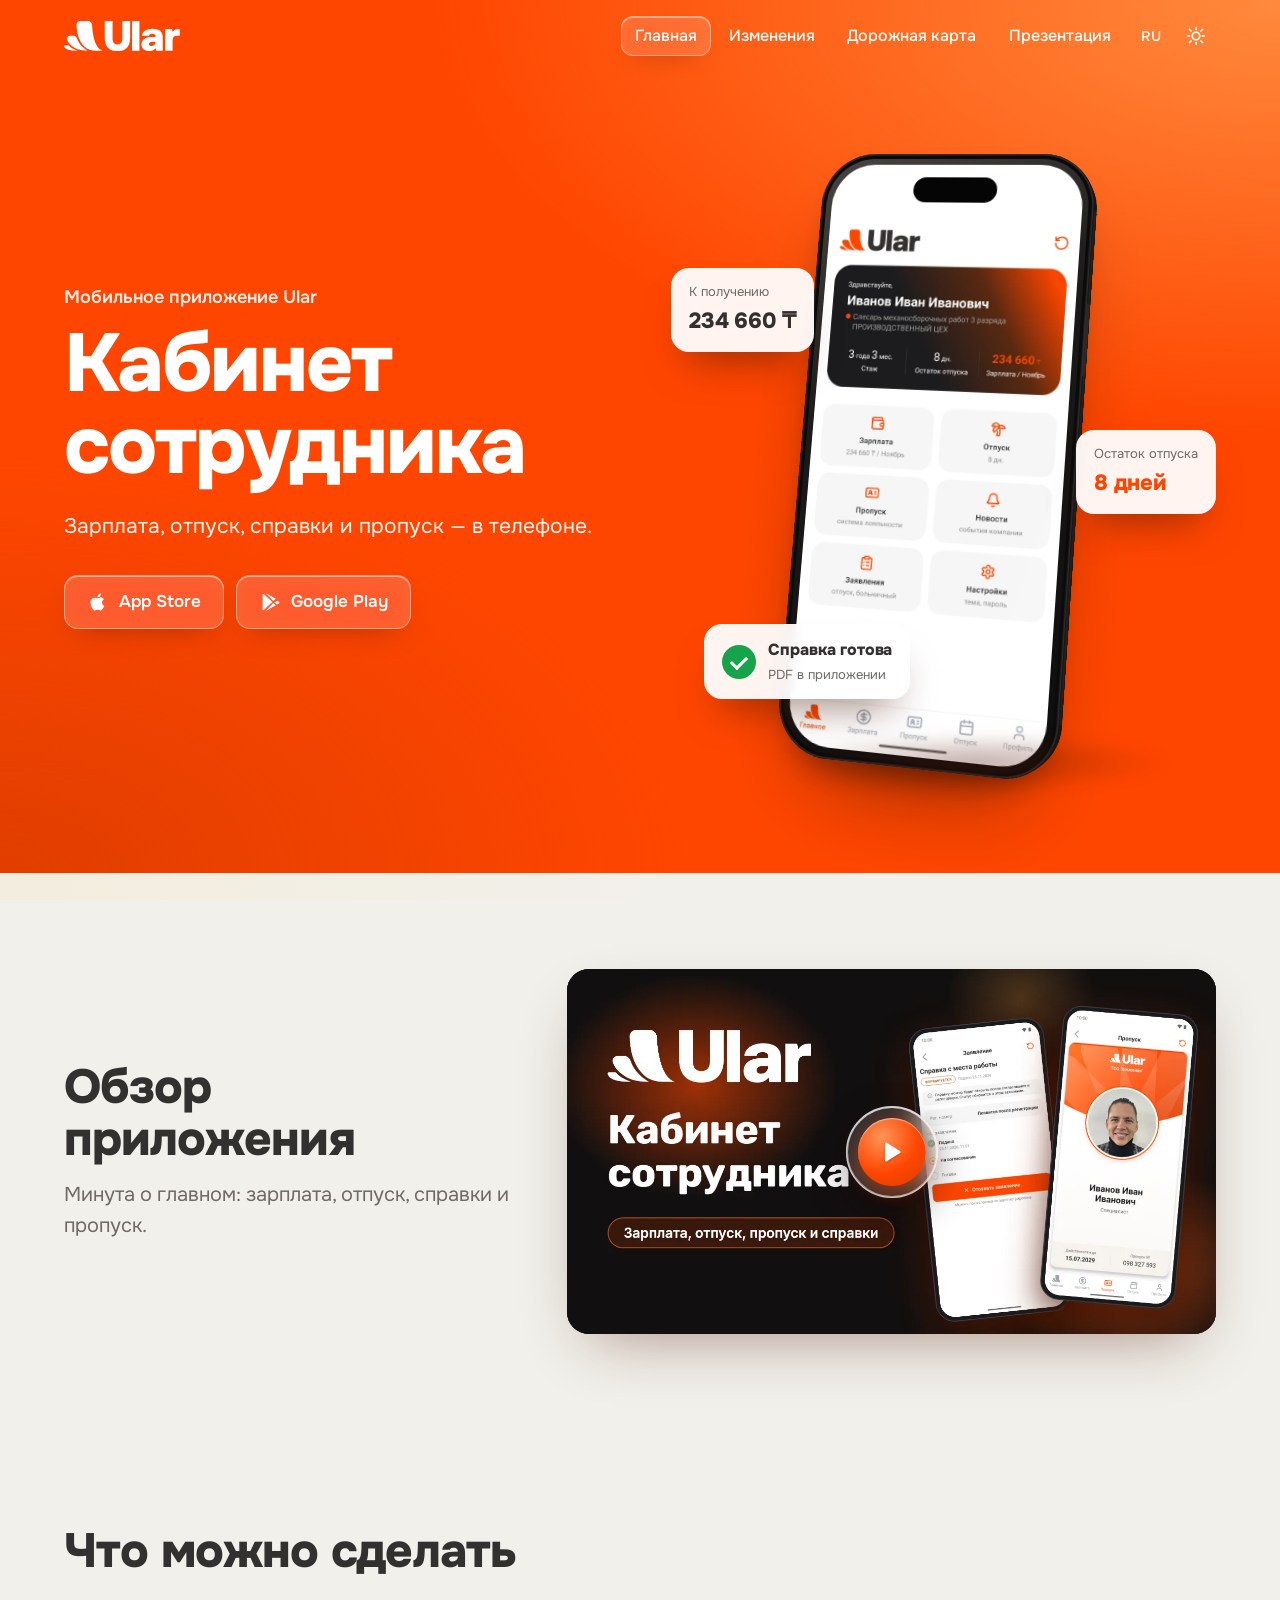
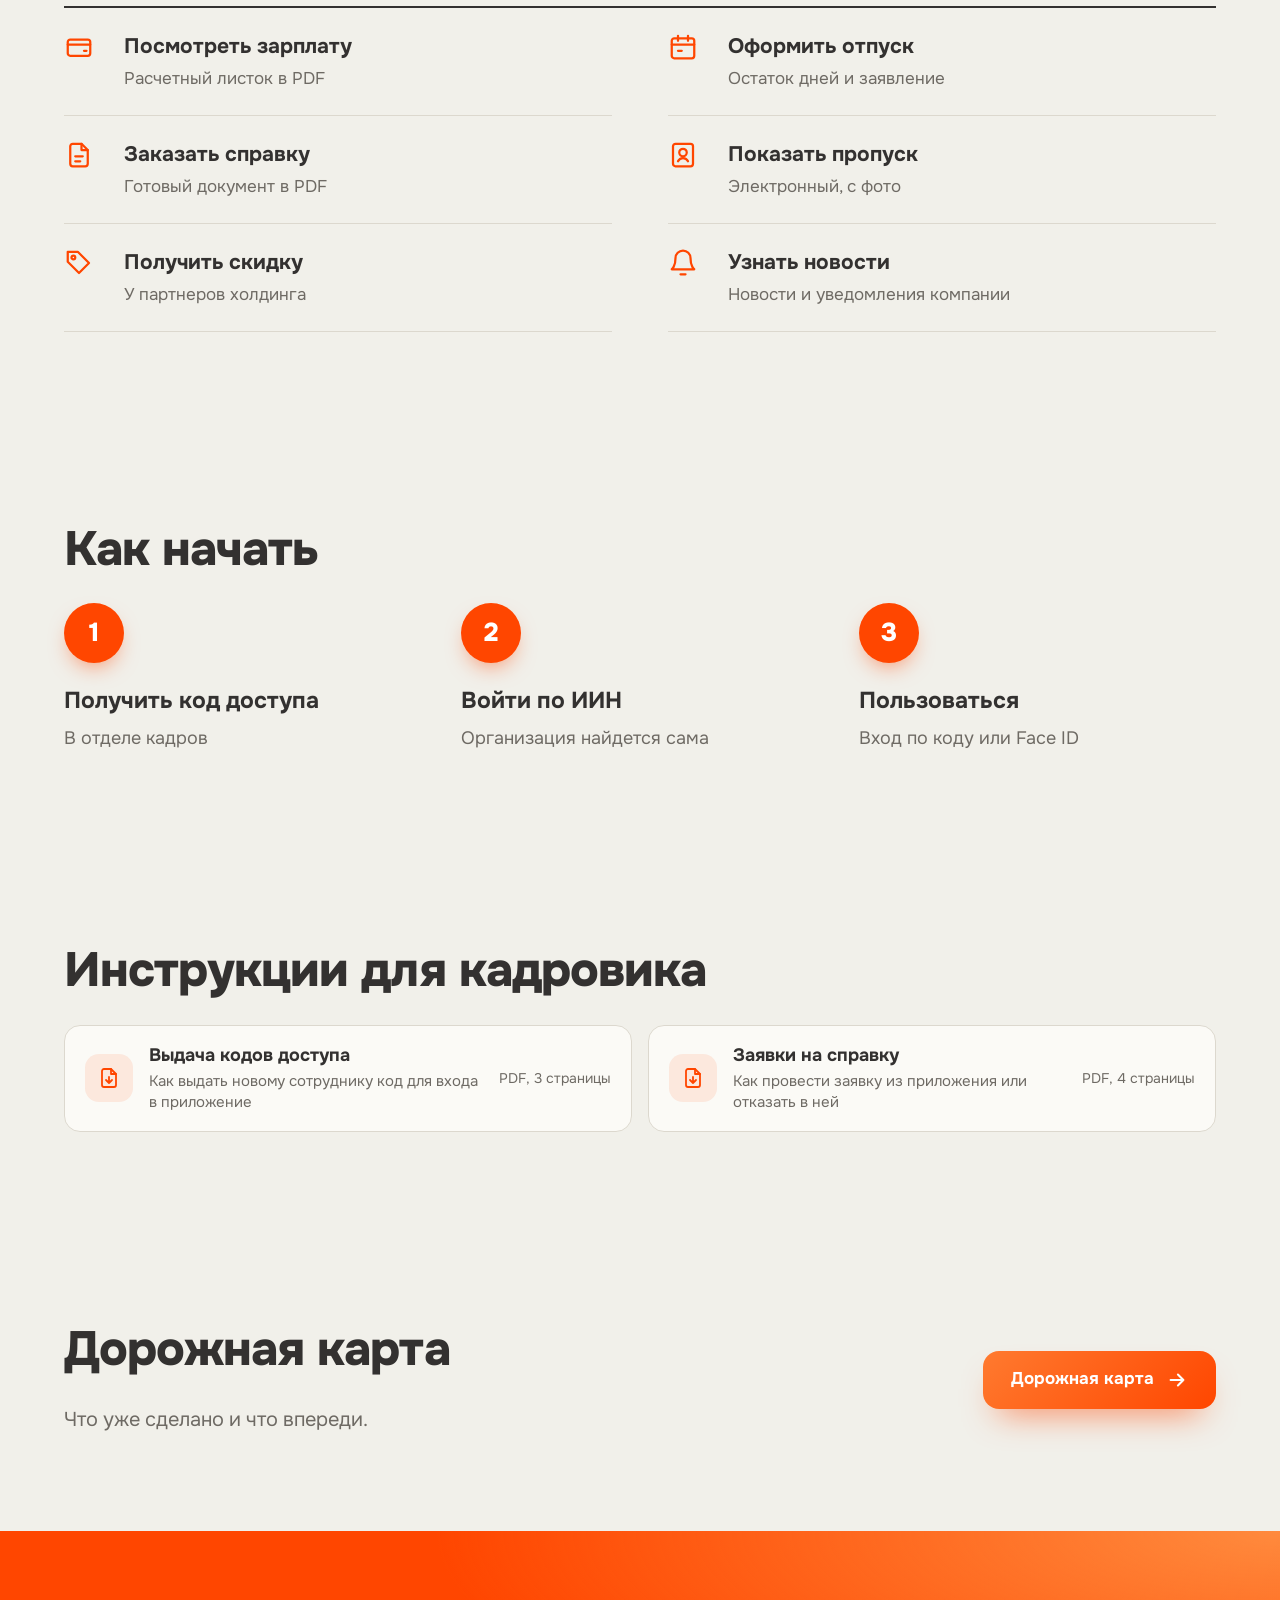
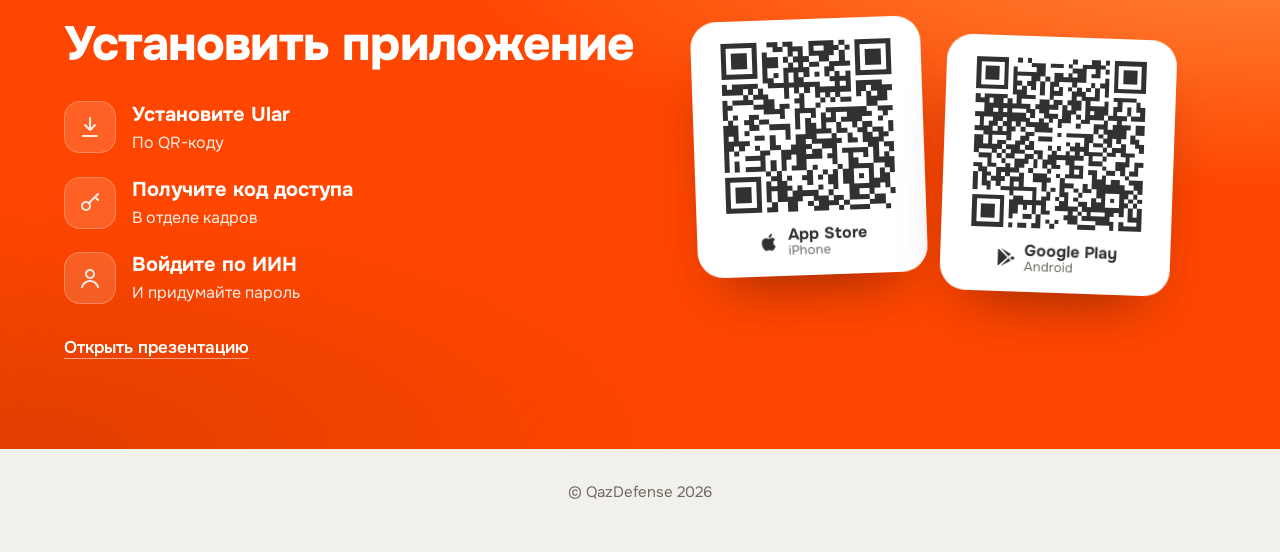
<file: index.html>
<!doctype html>
<html lang="ru">
<head>
<meta charset="utf-8">
<meta name="viewport" content="width=device-width, initial-scale=1, viewport-fit=cover">
<title>Кабинет сотрудника</title>
<meta name="description" content="Кабинет сотрудника: мобильное приложение Ular, связь с 1С:ЗУП и маршрут развития.">
<meta property="og:title" content="Кабинет сотрудника">
<meta property="og:description" content="Зарплата, отпуск, справки и электронный пропуск в телефоне.">
<meta property="og:image" content="assets/app/light/home.webp">
<meta name="theme-color" content="#FF4600">
<link rel="icon" href="assets/mark.svg" type="image/svg+xml">
<link rel="preconnect" href="https://fonts.googleapis.com">
<link rel="preconnect" href="https://fonts.gstatic.com" crossorigin>
<link rel="stylesheet" href="https://fonts.googleapis.com/css2?family=Onest:wght@400;500;600;700;800&display=swap">
<link rel="stylesheet" href="assets/site.css?v=38bb5d92">
<script>try{var t=localStorage.getItem("theme");if(t)document.documentElement.dataset.theme=t}catch(e){}</script>
<script>(function(){var l=null,r=document.documentElement;try{l=new URLSearchParams(location.search).get("lang")||localStorage.getItem("lang")}catch(e){}if(l==="kz")l="kk";if(l==="kk"||l==="en"){r.lang=l;r.classList.add("i18n-wait");setTimeout(function(){r.classList.remove("i18n-wait")},1500)}})()</script>
</head>
<body class="page-flow">

<header class="top flow-top">
  <div class="wrap">
    <a class="brand" href="./" aria-label="Кабинет сотрудника"><svg viewBox="0 0 849 220" role="img" aria-label="Ular"><path d="M841.567 57.8906H849.352V108.357H829.11C807 108.357 796.412 117.681 796.412 141.348V218.577H742.539V57.8906H792.053L796.412 81.5576C805.443 66.61 818.211 57.8906 841.567 57.8906Z" fill="currentColor"/><path d="M649.555 56.0234C696.577 56.0234 723.981 75.9535 723.981 114.879V218.578H676.336L672.287 200.205C660.454 213.595 646.752 220.446 625.888 220.446C591.01 220.446 568.277 203.942 568.277 172.49C568.277 137.612 595.993 117.993 647.686 117.993H670.73V111.765C670.73 100.555 662.945 93.0809 647.998 93.0809C633.673 93.0809 624.019 99.309 623.085 108.651H571.391C574.194 77.5105 604.712 56.0234 649.555 56.0234ZM640.212 183.389C658.585 183.389 670.419 171.244 670.73 151.937V151.314H647.998C631.804 151.314 622.462 158.165 622.462 169.064C622.462 177.784 629.313 183.389 640.212 183.389Z" fill="currentColor"/><path d="M499.242 218.579V0.59375H553.116V218.579H499.242Z" fill="currentColor"/><path d="M298.93 123.911V0.59375H356.229V127.025C356.229 155.986 366.194 172.179 392.04 172.179C417.887 172.179 427.852 155.986 427.852 127.025V0.59375H485.151V123.911C485.151 185.881 453.076 220.447 392.04 220.447C331.005 220.447 298.93 185.881 298.93 123.911Z" fill="currentColor"/><path d="M29.8086 177.066C33.7452 177.066 37.3371 179.893 39.753 183.002C46.1115 191.182 62.901 204.238 99.253 217.545C46.9515 217.545 9.14565 211.108 0.314484 185.114C-1.13913 180.835 2.66757 177.066 7.18655 177.066H29.8086ZM69.8587 109.004C83.4162 109.004 94.1327 121.016 97.971 134.019C117.186 188.463 173.441 217.545 173.441 217.545C140.13 217.545 106.184 213.955 77.4821 197.048C54.4154 183.46 29.5887 162.787 21.2532 134.056C17.4759 121.036 28.8384 109.004 42.3958 109.004H69.8587ZM175.006 0C191.834 0 205.317 13.4258 206.041 30.2379C208.97 98.2633 226.685 202.657 282.727 217.545H234.255C202.698 217.545 170.627 209.135 148.651 186.488C109.204 145.836 95.3131 97.632 91.8499 28.0963C91.8501 12.3522 104.614 0.000155662 120.358 0H175.006Z" fill="#FF4600"/></svg></a>
    <nav class="nav" aria-label="Разделы">
      <a class="opt" href="./" aria-current="page">Главная</a>
      <a class="opt" href="changes.html">Изменения</a>
      <a class="opt" href="roadmap.html">Дорожная карта</a>
      <a class="nav-cta" href="present/" target="_blank" rel="noopener">Презентация</a>
      <button type="button" id="theme" class="theme-btn" aria-label="Светлая или темная тема"><svg viewBox="0 0 24 24" aria-hidden="true"><g class="ic-sun"><circle cx="12" cy="12" r="4.5" fill="none" stroke="currentColor" stroke-width="2"/><path d="M12 2v2.5M12 19.5V22M4.2 4.2l1.8 1.8M18 18l1.8 1.8M2 12h2.5M19.5 12H22M4.2 19.8 6 18M18 6l1.8-1.8" stroke="currentColor" stroke-width="2" stroke-linecap="round"/></g><path class="ic-moon" d="M20 14.5A8 8 0 0 1 9.5 4a8 8 0 1 0 10.5 10.5z" fill="none" stroke="currentColor" stroke-width="2" stroke-linejoin="round"/></svg></button>
    </nav>
  </div>
</header>

<main>
  <section class="flow-hero band" id="start">
    <div class="wrap">
      <div class="hero-text">
        <p class="kicker">Мобильное приложение Ular</p>
        <h1>Кабинет сотрудника</h1>
        <p class="lead">Зарплата, отпуск, справки и пропуск — в телефоне.</p>
        <div class="stores">
          <a class="store" href="https://apps.apple.com/kz/app/ular/id6813023469" rel="noopener">
            <svg viewBox="0 0 24 24" aria-hidden="true"><path fill="currentColor" d="M16.4 12.6c0-2.4 2-3.5 2-3.6-1.1-1.6-2.8-1.8-3.4-1.8-1.4-.1-2.8.9-3.5.9s-1.9-.9-3.1-.8c-1.6 0-3 .9-3.8 2.3-1.6 2.8-.4 7 1.2 9.3.8 1.1 1.7 2.4 2.9 2.3 1.2 0 1.6-.7 3-.7s1.8.7 3 .7c1.3 0 2.1-1.1 2.8-2.3.9-1.3 1.3-2.6 1.3-2.6s-2.4-1-2.4-3.7zM14.2 5.6c.6-.8 1.1-1.9 1-3-.9 0-2.1.6-2.7 1.4-.6.7-1.1 1.8-1 2.9 1 .1 2.1-.5 2.7-1.3z"/></svg>
            App Store
          </a>
          <a class="store" href="https://play.google.com/store/apps/details?id=com.qazdefense.ular" rel="noopener">
            <svg viewBox="0 0 24 24" aria-hidden="true"><path fill="currentColor" d="M4 3.5v17c0 .4.4.7.8.5l9.7-9-9.7-9c-.4-.2-.8.1-.8.5zm11.6 7.4 2.7-2.5-11-6.2 8.3 8.7zm0 2.2-8.3 8.7 11-6.2-2.7-2.5zm1.1-1.1 3 2.8 2.1-1.2c.7-.4.7-1.4 0-1.8l-2.1-1.2-3 2.8z"/></svg>
            Google Play
          </a>
        </div>
      </div>
      <div class="phone3d" aria-hidden="true">
        <div class="phone3d-tilt" id="phone3d" data-spin title="Зажмите и покрутите">
          <div class="spin-body"><div class="device"><img src="assets/app/light/home.webp" alt="" width="620" height="1412"><i class="sheen"></i></div><i class="slice" style="--z:-11.0px"></i><i class="slice" style="--z:-10.5px"></i><i class="slice" style="--z:-10.0px"></i><i class="slice" style="--z:-9.5px"></i><i class="slice" style="--z:-9.0px"></i><i class="slice" style="--z:-8.5px"></i><i class="slice" style="--z:-8.0px"></i><i class="slice" style="--z:-7.5px"></i><i class="slice" style="--z:-7.0px"></i><i class="slice" style="--z:-6.5px"></i><i class="slice" style="--z:-6.0px"></i><i class="slice" style="--z:-5.5px"></i><i class="slice" style="--z:-5.0px"></i><i class="slice" style="--z:-4.5px"></i><i class="slice" style="--z:-4.0px"></i><i class="slice" style="--z:-3.5px"></i><i class="slice" style="--z:-3.0px"></i><i class="slice" style="--z:-2.5px"></i><i class="slice" style="--z:-2.0px"></i><i class="slice" style="--z:-1.5px"></i><i class="slice" style="--z:-1.0px"></i><i class="slice" style="--z:-0.5px"></i><i class="slice" style="--z:0.0px"></i><i class="slice" style="--z:0.5px"></i><i class="slice" style="--z:1.0px"></i><i class="slice" style="--z:1.5px"></i><i class="slice" style="--z:2.0px"></i><i class="slice" style="--z:2.5px"></i><i class="slice" style="--z:3.0px"></i><i class="slice" style="--z:3.5px"></i><i class="slice" style="--z:4.0px"></i><i class="slice" style="--z:4.5px"></i><i class="slice" style="--z:5.0px"></i><i class="slice" style="--z:5.5px"></i><i class="slice" style="--z:6.0px"></i><i class="slice" style="--z:6.5px"></i><i class="slice" style="--z:7.0px"></i><i class="slice" style="--z:7.5px"></i><i class="slice" style="--z:8.0px"></i><i class="slice" style="--z:8.5px"></i><i class="slice" style="--z:9.0px"></i><i class="slice" style="--z:9.5px"></i><i class="slice" style="--z:10.0px"></i><i class="slice" style="--z:10.5px"></i><i class="slice" style="--z:11.0px"></i><i class="edge el"></i><i class="edge er"></i><i class="edge et"></i><i class="edge eb"></i><div class="device-back" aria-hidden="true"><svg viewBox="0 0 283 220"><path d="M29.8086 177.066C33.7452 177.066 37.3371 179.893 39.753 183.002C46.1115 191.182 62.901 204.238 99.253 217.545C46.9515 217.545 9.14565 211.108 0.314484 185.114C-1.13913 180.835 2.66757 177.066 7.18655 177.066H29.8086ZM69.8587 109.004C83.4162 109.004 94.1327 121.016 97.971 134.019C117.186 188.463 173.441 217.545 173.441 217.545C140.13 217.545 106.184 213.955 77.4821 197.048C54.4154 183.46 29.5887 162.787 21.2532 134.056C17.4759 121.036 28.8384 109.004 42.3958 109.004H69.8587ZM175.006 0C191.834 0 205.317 13.4258 206.041 30.2379C208.97 98.2633 226.685 202.657 282.727 217.545H234.255C202.698 217.545 170.627 209.135 148.651 186.488C109.204 145.836 95.3131 97.632 91.8499 28.0963C91.8501 12.3522 104.614 0.000155662 120.358 0H175.006Z" fill="#FF4600"/></svg><span>Ular</span></div></div>
        </div>
        <i class="phone3d-shadow"></i>
        <div class="float-card fc1"><span>К получению</span><b>234 660 ₸</b></div>
        <div class="float-card fc2"><span>Остаток отпуска</span><b>8 дней</b></div>
        <div class="float-card fc3"><i></i><div><b>Справка готова</b><span>PDF в приложении</span></div></div>
      </div>
    </div>
  </section>

  <section class="flow-block reveal" id="video">
    <div class="wrap video-row">
      <div class="video-text">
        <h2>Обзор приложения</h2>
        <p class="lead-dark">Минута о главном: зарплата, отпуск, справки и пропуск.</p>
      </div>
      <div class="player" id="player">
        <div class="player-screen">
          <video id="promo" playsinline preload="none" poster="assets/video/poster-16x9.webp"
            data-src-h="assets/video/ular-16x9.mp4" data-poster-h="assets/video/poster-16x9.webp">
            <source src="assets/video/ular-16x9.mp4" type="video/mp4">
          </video>
          <button type="button" class="player-start" aria-label="Смотреть ролик"><svg viewBox="0 0 24 24" aria-hidden="true"><path d="M8 5.5v13a1 1 0 0 0 1.5.86l10.5-6.5a1 1 0 0 0 0-1.72L9.5 4.64A1 1 0 0 0 8 5.5z" fill="currentColor"/></svg></button>
        </div>
      </div>
    </div>
  </section>

  <section class="flow-block reveal" id="features">
    <div class="wrap">
      <h2>Что можно сделать</h2>
      <div class="tasks">
        <div class="task">
          <svg viewBox="0 0 24 24" fill="none" stroke="currentColor" stroke-width="1.8" stroke-linecap="round" stroke-linejoin="round" aria-hidden="true"><rect x="3" y="6" width="18" height="13" rx="2"/><path d="M3 10h18M16 15h2"/></svg>
          <div><h3>Посмотреть зарплату</h3><p>Расчетный листок в PDF</p></div>
        </div>
        <div class="task">
          <svg viewBox="0 0 24 24" fill="none" stroke="currentColor" stroke-width="1.8" stroke-linecap="round" stroke-linejoin="round" aria-hidden="true"><rect x="3" y="5" width="18" height="16" rx="2"/><path d="M3 10h18M8 3v4M16 3v4M8 15h3"/></svg>
          <div><h3>Оформить отпуск</h3><p>Остаток дней и заявление</p></div>
        </div>
        <div class="task">
          <svg viewBox="0 0 24 24" fill="none" stroke="currentColor" stroke-width="1.8" stroke-linecap="round" stroke-linejoin="round" aria-hidden="true"><path d="M14 3H7a2 2 0 0 0-2 2v14a2 2 0 0 0 2 2h10a2 2 0 0 0 2-2V8z"/><path d="M14 3v5h5M9 13h6M9 17h4"/></svg>
          <div><h3>Заказать справку</h3><p>Готовый документ в PDF</p></div>
        </div>
        <div class="task">
          <svg viewBox="0 0 24 24" fill="none" stroke="currentColor" stroke-width="1.8" stroke-linecap="round" stroke-linejoin="round" aria-hidden="true"><rect x="4" y="3" width="16" height="18" rx="2"/><circle cx="12" cy="10" r="3"/><path d="M8 17c.8-1.8 2.2-2.6 4-2.6s3.2.8 4 2.6"/></svg>
          <div><h3>Показать пропуск</h3><p>Электронный, с фото</p></div>
        </div>
        <div class="task">
          <svg viewBox="0 0 24 24" fill="none" stroke="currentColor" stroke-width="1.8" stroke-linecap="round" stroke-linejoin="round" aria-hidden="true"><path d="M20 12l-8 8-9-9V3h8z"/><circle cx="7.5" cy="7.5" r="1.5"/></svg>
          <div><h3>Получить скидку</h3><p>У партнеров холдинга</p></div>
        </div>
        <div class="task">
          <svg viewBox="0 0 24 24" fill="none" stroke="currentColor" stroke-width="1.8" stroke-linecap="round" stroke-linejoin="round" aria-hidden="true"><path d="M6 8a6 6 0 0 1 12 0c0 7 3 9 3 9H3s3-2 3-9"/><path d="M10 21h4"/></svg>
          <div><h3>Узнать новости</h3><p>Новости и уведомления компании</p></div>
        </div>
      </div>

    </div>
  </section>

  <section class="flow-block reveal" id="how">
    <div class="wrap">
      <h2>Как начать</h2>
      <ol class="steps">
        <li><h3>Получить код доступа</h3><p>В отделе кадров</p></li>
        <li><h3>Войти по ИИН</h3><p>Организация найдется сама</p></li>
        <li><h3>Пользоваться</h3><p>Вход по коду или Face ID</p></li>
      </ol>
    </div>
  </section>

  <section class="flow-block reveal" id="guides">
    <div class="wrap">
      <h2>Инструкции для кадровика</h2>
      <div class="guides">
        <a class="guide" href="assets/docs/ular-access-codes.pdf" download="Ular - Выдача кодов доступа.pdf">
          <span class="guide-ic"><svg viewBox="0 0 24 24" fill="none" stroke="currentColor" stroke-width="1.8" stroke-linecap="round" stroke-linejoin="round" aria-hidden="true"><path d="M14 3H7a2 2 0 0 0-2 2v14a2 2 0 0 0 2 2h10a2 2 0 0 0 2-2V8z"/><path d="M14 3v5h5M12 11v6M9 14l3 3 3-3"/></svg></span>
          <span class="guide-txt"><b>Выдача кодов доступа</b><span>Как выдать новому сотруднику код для входа в приложение</span></span>
          <span class="guide-meta">PDF, 3 страницы</span>
        </a>
        <a class="guide" href="assets/docs/ular-certificate-requests.pdf" download="Ular - Обработка заявок на справку.pdf">
          <span class="guide-ic"><svg viewBox="0 0 24 24" fill="none" stroke="currentColor" stroke-width="1.8" stroke-linecap="round" stroke-linejoin="round" aria-hidden="true"><path d="M14 3H7a2 2 0 0 0-2 2v14a2 2 0 0 0 2 2h10a2 2 0 0 0 2-2V8z"/><path d="M14 3v5h5M12 11v6M9 14l3 3 3-3"/></svg></span>
          <span class="guide-txt"><b>Заявки на справку</b><span>Как провести заявку из приложения или отказать в ней</span></span>
          <span class="guide-meta">PDF, 4 страницы</span>
        </a>
      </div>
    </div>
  </section>

  <section class="flow-block reveal" id="route-block">
    <div class="wrap teaser">
      <div>
        <h2>Дорожная карта</h2>
        <p class="lead-dark">Что уже сделано и что впереди.</p>
      </div>
      <a class="btn-route" href="roadmap.html">Дорожная карта <svg viewBox="0 0 24 24" aria-hidden="true"><path d="M5 12h14M13 6l6 6-6 6" fill="none" stroke="currentColor" stroke-width="2.2" stroke-linecap="round" stroke-linejoin="round"/></svg></a>
    </div>
  </section>

  <section class="flow-block band finale reveal" id="end">
    <div class="wrap finale-grid">
      <div class="finale-text">
        <h2>Установить приложение</h2>
        <ol class="finale-steps">
          <li><span class="fi"><svg viewBox="0 0 24 24" fill="none" stroke="currentColor" stroke-width="2" stroke-linecap="round" stroke-linejoin="round" aria-hidden="true"><path d="M12 3v12M7 10l5 5 5-5M5 21h14"/></svg></span><div><b>Установите Ular</b><span>По QR-коду</span></div></li>
          <li><span class="fi"><svg viewBox="0 0 24 24" fill="none" stroke="currentColor" stroke-width="2" stroke-linecap="round" stroke-linejoin="round" aria-hidden="true"><circle cx="8" cy="15" r="4"/><path d="M11 12l9-9M17 6l3 3"/></svg></span><div><b>Получите код доступа</b><span>В отделе кадров</span></div></li>
          <li><span class="fi"><svg viewBox="0 0 24 24" fill="none" stroke="currentColor" stroke-width="2" stroke-linecap="round" stroke-linejoin="round" aria-hidden="true"><circle cx="12" cy="8" r="4"/><path d="M4 21c1.5-4 4.5-6 8-6s6.5 2 8 6"/></svg></span><div><b>Войдите по ИИН</b><span>И придумайте пароль</span></div></li>
        </ol>
        <a class="finale-link" href="present/" target="_blank" rel="noopener">Открыть презентацию</a>
      </div>
      <div class="qr-cards">
        <a class="qr-card" href="https://apps.apple.com/kz/app/ular/id6813023469" rel="noopener">
          <img src="assets/qr-ios.svg" alt="QR-код для App Store" width="160" height="160">
          <span class="qr-meta"><svg viewBox="0 0 24 24" aria-hidden="true"><path fill="currentColor" d="M16.4 12.6c0-2.4 2-3.5 2-3.6-1.1-1.6-2.8-1.8-3.4-1.8-1.4-.1-2.8.9-3.5.9s-1.9-.9-3.1-.8c-1.6 0-3 .9-3.8 2.3-1.6 2.8-.4 7 1.2 9.3.8 1.1 1.7 2.4 2.9 2.3 1.2 0 1.6-.7 3-.7s1.8.7 3 .7c1.3 0 2.1-1.1 2.8-2.3.9-1.3 1.3-2.6 1.3-2.6s-2.4-1-2.4-3.7zM14.2 5.6c.6-.8 1.1-1.9 1-3-.9 0-2.1.6-2.7 1.4-.6.7-1.1 1.8-1 2.9 1 .1 2.1-.5 2.7-1.3z"/></svg><b>App Store</b><span>iPhone</span></span>
        </a>
        <a class="qr-card" href="https://play.google.com/store/apps/details?id=com.qazdefense.ular" rel="noopener">
          <img src="assets/qr-android.svg" alt="QR-код для Google Play" width="160" height="160">
          <span class="qr-meta"><svg viewBox="0 0 24 24" aria-hidden="true"><path fill="currentColor" d="M4 3.5v17c0 .4.4.7.8.5l9.7-9-9.7-9c-.4-.2-.8.1-.8.5zm11.6 7.4 2.7-2.5-11-6.2 8.3 8.7zm0 2.2-8.3 8.7 11-6.2-2.7-2.5zm1.1-1.1 3 2.8 2.1-1.2c.7-.4.7-1.4 0-1.8l-2.1-1.2-3 2.8z"/></svg><b>Google Play</b><span>Android</span></span>
        </a>
      </div>
    </div>
  </section>
</main>

<nav class="tabbar" aria-label="Разделы">
  <a href="./" aria-current="page"><svg viewBox="0 0 24 24" aria-hidden="true"><g fill="none" stroke="currentColor" stroke-width="2" stroke-linecap="round" stroke-linejoin="round"><path d="M4 11.5 12 5l8 6.5V19a1 1 0 0 1-1 1h-4.5v-5h-5v5H5a1 1 0 0 1-1-1z"/></g></svg><span>Главная</span></a>
  <a href="changes.html"><svg viewBox="0 0 24 24" aria-hidden="true"><g fill="none" stroke="currentColor" stroke-width="2" stroke-linecap="round" stroke-linejoin="round"><path d="M8 6h12M8 12h12M8 18h12"/><circle cx="4" cy="6" r=".6"/><circle cx="4" cy="12" r=".6"/><circle cx="4" cy="18" r=".6"/></g></svg><span>Изменения</span></a>
  <a href="roadmap.html"><svg viewBox="0 0 24 24" aria-hidden="true"><g fill="none" stroke="currentColor" stroke-width="2" stroke-linecap="round" stroke-linejoin="round"><path d="M5 19c3-6 11-2 14-9"/><circle cx="5" cy="19" r="2"/><circle cx="19" cy="6" r="2"/></g></svg><span>Карта</span></a>
  <a href="present/" target="_blank" rel="noopener"><svg viewBox="0 0 24 24" aria-hidden="true"><g fill="none" stroke="currentColor" stroke-width="2" stroke-linecap="round" stroke-linejoin="round"><rect x="3" y="4" width="18" height="12" rx="2"/><path d="M12 16v4M8 20h8"/></g></svg><span>Презентация</span></a>
</nav>

<footer>
  <div class="wrap">
    <span>© QazDefense 2026</span>
  </div>
</footer>

<button type="button" class="to-top" id="toTop" aria-label="Наверх"><svg viewBox="0 0 24 24" aria-hidden="true"><path d="M12 19V5M6 11l6-6 6 6" fill="none" stroke="currentColor" stroke-width="2.2" stroke-linecap="round" stroke-linejoin="round"/></svg></button>
<script src="assets/i18n/kk.js?v=38bb5d92"></script>
<script src="assets/i18n/en.js?v=38bb5d92"></script>
<script src="assets/i18n.js?v=38bb5d92"></script>
<script src="assets/deck.js?v=38bb5d92"></script>
</body>
</html>
</file>
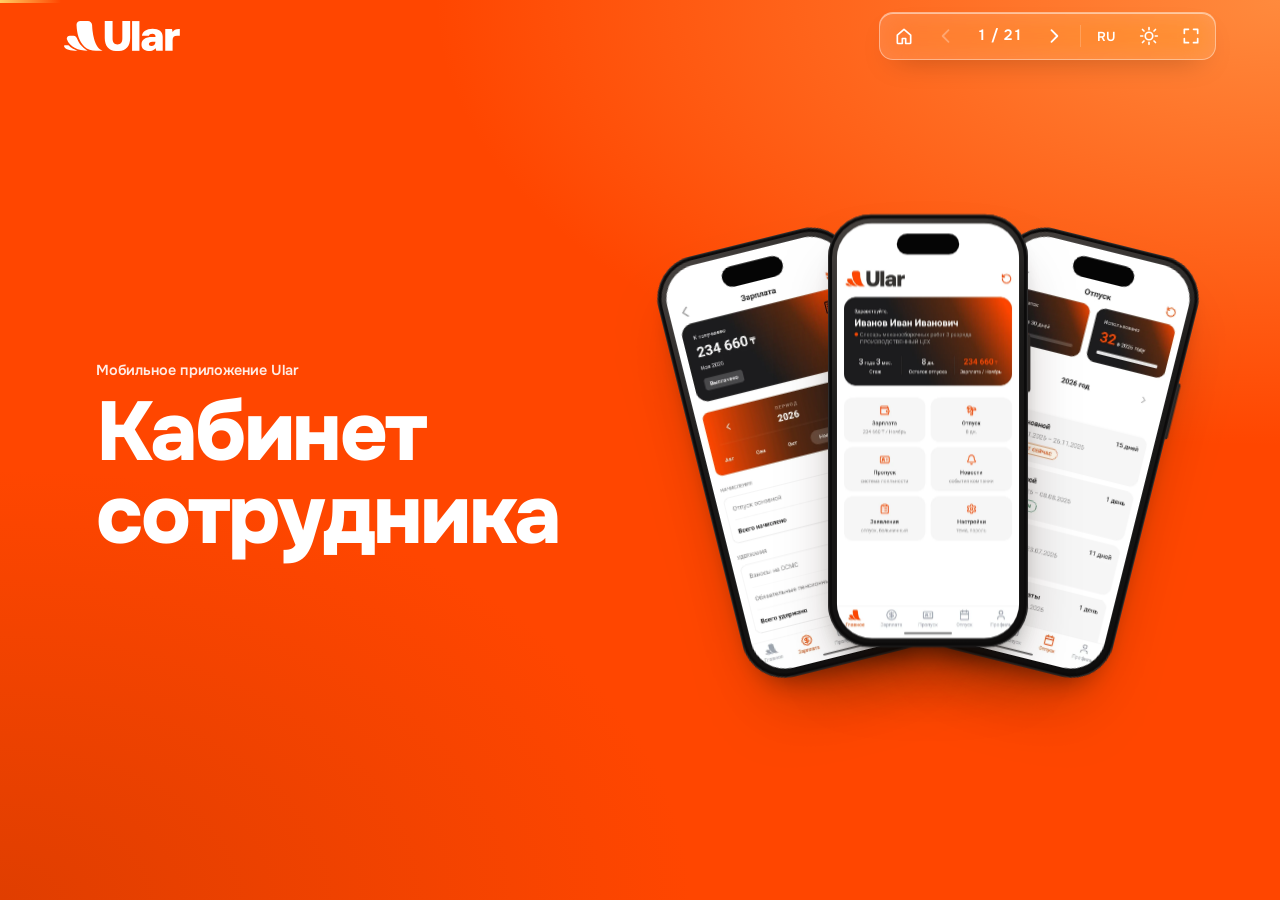
<file: present/index.html>
<!doctype html>
<html lang="ru">
<head>
<meta charset="utf-8">
<meta name="viewport" content="width=device-width, initial-scale=1, viewport-fit=cover">
<title>Кабинет сотрудника — презентация</title>
<meta name="description" content="Презентация Кабинета сотрудника: что уже работает и куда идем.">
<meta name="theme-color" content="#FF4600">
<link rel="icon" href="../assets/mark.svg" type="image/svg+xml">
<link rel="preconnect" href="https://fonts.googleapis.com">
<link rel="preconnect" href="https://fonts.gstatic.com" crossorigin>
<link rel="stylesheet" href="https://fonts.googleapis.com/css2?family=Onest:wght@400;500;600;700;800&display=swap">
<link rel="stylesheet" href="../assets/site.css?v=38bb5d92">
<script>try{var t=localStorage.getItem("theme");if(t)document.documentElement.dataset.theme=t}catch(e){}</script>
<script>(function(){var l=null,r=document.documentElement;try{l=new URLSearchParams(location.search).get("lang")||localStorage.getItem("lang")}catch(e){}if(l==="kz")l="kk";if(l==="kk"||l==="en"){r.lang=l;r.classList.add("i18n-wait");setTimeout(function(){r.classList.remove("i18n-wait")},1500)}})()</script>
</head>
<body class="present-page">

<header class="ptop">
  <a class="brand" href="../" aria-label="Сайт Кабинета сотрудника"><svg viewBox="0 0 849 220" role="img" aria-label="Ular"><path d="M841.567 57.8906H849.352V108.357H829.11C807 108.357 796.412 117.681 796.412 141.348V218.577H742.539V57.8906H792.053L796.412 81.5576C805.443 66.61 818.211 57.8906 841.567 57.8906Z" fill="currentColor"/><path d="M649.555 56.0234C696.577 56.0234 723.981 75.9535 723.981 114.879V218.578H676.336L672.287 200.205C660.454 213.595 646.752 220.446 625.888 220.446C591.01 220.446 568.277 203.942 568.277 172.49C568.277 137.612 595.993 117.993 647.686 117.993H670.73V111.765C670.73 100.555 662.945 93.0809 647.998 93.0809C633.673 93.0809 624.019 99.309 623.085 108.651H571.391C574.194 77.5105 604.712 56.0234 649.555 56.0234ZM640.212 183.389C658.585 183.389 670.419 171.244 670.73 151.937V151.314H647.998C631.804 151.314 622.462 158.165 622.462 169.064C622.462 177.784 629.313 183.389 640.212 183.389Z" fill="currentColor"/><path d="M499.242 218.579V0.59375H553.116V218.579H499.242Z" fill="currentColor"/><path d="M298.93 123.911V0.59375H356.229V127.025C356.229 155.986 366.194 172.179 392.04 172.179C417.887 172.179 427.852 155.986 427.852 127.025V0.59375H485.151V123.911C485.151 185.881 453.076 220.447 392.04 220.447C331.005 220.447 298.93 185.881 298.93 123.911Z" fill="currentColor"/><path d="M29.8086 177.066C33.7452 177.066 37.3371 179.893 39.753 183.002C46.1115 191.182 62.901 204.238 99.253 217.545C46.9515 217.545 9.14565 211.108 0.314484 185.114C-1.13913 180.835 2.66757 177.066 7.18655 177.066H29.8086ZM69.8587 109.004C83.4162 109.004 94.1327 121.016 97.971 134.019C117.186 188.463 173.441 217.545 173.441 217.545C140.13 217.545 106.184 213.955 77.4821 197.048C54.4154 183.46 29.5887 162.787 21.2532 134.056C17.4759 121.036 28.8384 109.004 42.3958 109.004H69.8587ZM175.006 0C191.834 0 205.317 13.4258 206.041 30.2379C208.97 98.2633 226.685 202.657 282.727 217.545H234.255C202.698 217.545 170.627 209.135 148.651 186.488C109.204 145.836 95.3131 97.632 91.8499 28.0963C91.8501 12.3522 104.614 0.000155662 120.358 0H175.006Z" fill="#FF4600"/></svg></a>
  <nav class="pager" aria-label="Слайды">
    <button type="button" id="first" aria-label="К первому слайду"><svg viewBox="0 0 24 24" aria-hidden="true"><path d="M4 11l8-7 8 7v9a1 1 0 0 1-1 1h-5v-6h-4v6H5a1 1 0 0 1-1-1z" fill="none" stroke="currentColor" stroke-width="2" stroke-linejoin="round"/></svg></button>
    <button type="button" id="prev" aria-label="Предыдущий слайд"><svg viewBox="0 0 24 24" aria-hidden="true"><path d="M15 5l-7 7 7 7" fill="none" stroke="currentColor" stroke-width="2.2" stroke-linecap="round" stroke-linejoin="round"/></svg></button>
    <span id="count" aria-live="polite">1 / 1</span>
    <button type="button" id="next" aria-label="Следующий слайд"><svg viewBox="0 0 24 24" aria-hidden="true"><path d="M9 5l7 7-7 7" fill="none" stroke="currentColor" stroke-width="2.2" stroke-linecap="round" stroke-linejoin="round"/></svg></button>
    <span class="sep"></span>
    <button type="button" id="theme" aria-label="Светлая или темная тема (T)"><svg viewBox="0 0 24 24" aria-hidden="true"><g class="ic-sun"><circle cx="12" cy="12" r="4.5" fill="none" stroke="currentColor" stroke-width="2"/><path d="M12 2v2.5M12 19.5V22M4.2 4.2l1.8 1.8M18 18l1.8 1.8M2 12h2.5M19.5 12H22M4.2 19.8 6 18M18 6l1.8-1.8" stroke="currentColor" stroke-width="2" stroke-linecap="round"/></g><path class="ic-moon" d="M20 14.5A8 8 0 0 1 9.5 4a8 8 0 1 0 10.5 10.5z" fill="none" stroke="currentColor" stroke-width="2" stroke-linejoin="round"/></svg></button>
    <button type="button" id="full" aria-label="Во весь экран (F)"><svg viewBox="0 0 24 24" aria-hidden="true"><path d="M4 9V4h5M20 9V4h-5M4 15v5h5M20 15v5h-5" fill="none" stroke="currentColor" stroke-width="2" stroke-linecap="round" stroke-linejoin="round"/></svg></button>
  </nav>
</header>
<div class="progress" aria-hidden="true"><i id="progress"></i></div>

<main class="stage" id="stage">
  <section class="pslide band hero" id="start" data-title="Кабинет сотрудника">
    <div class="wrap">
      <div class="title-grid">
        <div>
          <p class="kicker">Мобильное приложение Ular</p>
          <h1>Кабинет сотрудника</h1>
        </div>
      </div>
      <div class="fan" aria-hidden="true">
        <div class="device "><img src="../assets/app/light/salary.webp" alt="" width="620" height="1412"></div>
        <div class="device "><img src="../assets/app/light/vacation.webp" alt="" width="620" height="1412"></div>
        <div class="device "><img src="../assets/app/light/home.webp" alt="" width="620" height="1412"></div>
      </div>
    </div>
  </section>
  <section class="pslide center" id="about" data-title="О продукте">
    <div class="wrap">
      <h2 class="mega">Ответы на кадровые вопросы — в телефоне сотрудника</h2>
      <div class="trio">
        <div><span class="bigi"><svg viewBox="0 0 24 24" fill="none" stroke="currentColor" stroke-width="1.9" stroke-linecap="round" stroke-linejoin="round" aria-hidden="true"><circle cx="12" cy="12" r="9"/><path d="M3 12h18M12 3c2.5 2.5 3.8 5.5 3.8 9s-1.3 6.5-3.8 9c-2.5-2.5-3.8-5.5-3.8-9S9.5 5.5 12 3z"/></svg></span><b>Для всех</b><p>Новости и калькулятор без входа</p></div>
        <div><span class="bigi"><svg viewBox="0 0 24 24" fill="none" stroke="currentColor" stroke-width="1.9" stroke-linecap="round" stroke-linejoin="round" aria-hidden="true"><circle cx="12" cy="8" r="4"/><path d="M4 21c1.5-4 4.5-6 8-6s6.5 2 8 6"/></svg></span><b>Для сотрудников</b><p>Зарплата, отпуск, пропуск, справки</p></div>
        <div><span class="bigi"><svg viewBox="0 0 24 24" fill="none" stroke="currentColor" stroke-width="1.9" stroke-linecap="round" stroke-linejoin="round" aria-hidden="true"><circle cx="9" cy="8" r="3.5"/><path d="M2 20c1-3.5 3.6-5.5 7-5.5s6 2 7 5.5M16 4.5a3.5 3.5 0 0 1 0 7M18 14.5c2 .7 3.4 2.6 4 5.5"/></svg></span><b>Для отдела кадров</b><p>Доступ, коды, данные организации</p></div>
      </div>
    </div>
  </section>
  <section class="pslide center" id="why" data-title="Зачем">
    <div class="wrap">
      <h2 class="mega">Вопрос в отдел кадров —<br>ответ в приложении</h2>
      <div class="chats">
        <div class="chat" style="--k:0">
          <div class="bub q">Сколько дней отпуска у меня осталось?</div>
          <div class="bub a"><span class="who">Кабинет сотрудника</span>8 дней. История отпусков — в разделе «Отпуск»</div>
        </div>
        <div class="chat" style="--k:1">
          <div class="bub q">Нужна справка с места работы</div>
          <div class="bub a"><span class="who">Кабинет сотрудника</span>Заказ в приложении, готовый PDF на бланке</div>
        </div>
        <div class="chat" style="--k:2">
          <div class="bub q">Сколько начислили и что удержали?</div>
          <div class="bub a"><span class="who">Кабинет сотрудника</span>Начисления и удержания по месяцам, листок в PDF</div>
        </div>
      </div>
    </div>
  </section>
  <section class="pslide center" id="compare" data-title="Сравнение">
    <div class="wrap">
      <h2 class="mega">Свой кабинет вместо подписки</h2>
      <div class="versus">
        <div class="vs-card dim"><p class="vs-t">Платный сервис</p>
          <ul><li><svg viewBox="0 0 24 24" fill="none" stroke="currentColor" stroke-width="1.9" stroke-linecap="round" stroke-linejoin="round" aria-hidden="true"><path d="M6 6l12 12M18 6 6 18"/></svg>Бренд поставщика</li><li><svg viewBox="0 0 24 24" fill="none" stroke="currentColor" stroke-width="1.9" stroke-linecap="round" stroke-linejoin="round" aria-hidden="true"><path d="M6 6l12 12M18 6 6 18"/></svg>Доработки по плану поставщика</li><li><svg viewBox="0 0 24 24" fill="none" stroke="currentColor" stroke-width="1.9" stroke-linecap="round" stroke-linejoin="round" aria-hidden="true"><path d="M6 6l12 12M18 6 6 18"/></svg>Данные в облаке поставщика</li><li><svg viewBox="0 0 24 24" fill="none" stroke="currentColor" stroke-width="1.9" stroke-linecap="round" stroke-linejoin="round" aria-hidden="true"><path d="M6 6l12 12M18 6 6 18"/></svg>Подписка за каждого сотрудника</li></ul></div>
        <div class="vs-card hot"><p class="vs-t">Кабинет сотрудника</p>
          <ul><li><svg viewBox="0 0 24 24" fill="none" stroke="currentColor" stroke-width="1.9" stroke-linecap="round" stroke-linejoin="round" aria-hidden="true"><path d="M5 12l4 4 10-10"/></svg>Бренд холдинга</li><li><svg viewBox="0 0 24 24" fill="none" stroke="currentColor" stroke-width="1.9" stroke-linecap="round" stroke-linejoin="round" aria-hidden="true"><path d="M5 12l4 4 10-10"/></svg>Доработки под наши процессы</li><li><svg viewBox="0 0 24 24" fill="none" stroke="currentColor" stroke-width="1.9" stroke-linecap="round" stroke-linejoin="round" aria-hidden="true"><path d="M5 12l4 4 10-10"/></svg>Данные на серверах холдинга</li><li><svg viewBox="0 0 24 24" fill="none" stroke="currentColor" stroke-width="1.9" stroke-linecap="round" stroke-linejoin="round" aria-hidden="true"><path d="M5 12l4 4 10-10"/></svg>Без подписки</li></ul></div>
      </div>
    </div>
  </section>
  <section class="pslide band divider" id="part1" data-title="Что уже работает">
    <div class="wrap">
      <div class="div-fan" aria-hidden="true"><i style="--i:0"></i><i style="--i:1"></i><i style="--i:2"></i><i style="--i:3"></i><i style="--i:4"></i><i style="--i:5"></i><i style="--i:6"></i></div>
      <p class="num">01</p>
      <h2 class="big">Что уже работает</h2>
      <p class="lead">Приложение, учет организаций, инструменты отдела кадров</p>
    </div>
  </section>
  <section class="pslide " id="nologin" data-title="Без входа">
    <div class="wrap">
      <div class="split"><div><h2>Полезно с первой минуты</h2><ul class="points"><li><span class="ci"><svg viewBox="0 0 24 24" fill="none" stroke="currentColor" stroke-width="1.9" stroke-linecap="round" stroke-linejoin="round" aria-hidden="true"><path d="M4 5h13v14H6a2 2 0 0 1-2-2z"/><path d="M17 9h3v8a2 2 0 0 1-2 2M8 9h5M8 13h5"/></svg></span><div><b>Новости компаний</b><p>Посты с картинками</p></div></li><li><span class="ci"><svg viewBox="0 0 24 24" fill="none" stroke="currentColor" stroke-width="1.9" stroke-linecap="round" stroke-linejoin="round" aria-hidden="true"><rect x="5" y="3" width="14" height="18" rx="2"/><path d="M8 7h8M8 12h2M14 12h2M8 16h2M14 16h2"/></svg></span><div><b>Калькулятор налогов РК</b><p>ИП и ТОО, прямой и обратный расчет</p></div></li><li><span class="ci"><svg viewBox="0 0 24 24" fill="none" stroke="currentColor" stroke-width="1.9" stroke-linecap="round" stroke-linejoin="round" aria-hidden="true"><rect x="3" y="5" width="18" height="16" rx="2"/><path d="M3 10h18M8 3v4M16 3v4"/></svg></span><div><b>Производственный календарь</b><p>Праздники и переносы</p></div></li></ul></div><div class="sphone" data-spin title="Зажмите и покрутите"><div class="spin-body"><div class="device "><img src="../assets/app/light/news.webp" alt="" width="620" height="1412"></div><i class="slice" style="--z:-11.0px"></i><i class="slice" style="--z:-10.5px"></i><i class="slice" style="--z:-10.0px"></i><i class="slice" style="--z:-9.5px"></i><i class="slice" style="--z:-9.0px"></i><i class="slice" style="--z:-8.5px"></i><i class="slice" style="--z:-8.0px"></i><i class="slice" style="--z:-7.5px"></i><i class="slice" style="--z:-7.0px"></i><i class="slice" style="--z:-6.5px"></i><i class="slice" style="--z:-6.0px"></i><i class="slice" style="--z:-5.5px"></i><i class="slice" style="--z:-5.0px"></i><i class="slice" style="--z:-4.5px"></i><i class="slice" style="--z:-4.0px"></i><i class="slice" style="--z:-3.5px"></i><i class="slice" style="--z:-3.0px"></i><i class="slice" style="--z:-2.5px"></i><i class="slice" style="--z:-2.0px"></i><i class="slice" style="--z:-1.5px"></i><i class="slice" style="--z:-1.0px"></i><i class="slice" style="--z:-0.5px"></i><i class="slice" style="--z:0.0px"></i><i class="slice" style="--z:0.5px"></i><i class="slice" style="--z:1.0px"></i><i class="slice" style="--z:1.5px"></i><i class="slice" style="--z:2.0px"></i><i class="slice" style="--z:2.5px"></i><i class="slice" style="--z:3.0px"></i><i class="slice" style="--z:3.5px"></i><i class="slice" style="--z:4.0px"></i><i class="slice" style="--z:4.5px"></i><i class="slice" style="--z:5.0px"></i><i class="slice" style="--z:5.5px"></i><i class="slice" style="--z:6.0px"></i><i class="slice" style="--z:6.5px"></i><i class="slice" style="--z:7.0px"></i><i class="slice" style="--z:7.5px"></i><i class="slice" style="--z:8.0px"></i><i class="slice" style="--z:8.5px"></i><i class="slice" style="--z:9.0px"></i><i class="slice" style="--z:9.5px"></i><i class="slice" style="--z:10.0px"></i><i class="slice" style="--z:10.5px"></i><i class="slice" style="--z:11.0px"></i><i class="edge el"></i><i class="edge er"></i><i class="edge et"></i><i class="edge eb"></i><div class="device-back" aria-hidden="true"><svg viewBox="0 0 283 220"><path d="M29.8086 177.066C33.7452 177.066 37.3371 179.893 39.753 183.002C46.1115 191.182 62.901 204.238 99.253 217.545C46.9515 217.545 9.14565 211.108 0.314484 185.114C-1.13913 180.835 2.66757 177.066 7.18655 177.066H29.8086ZM69.8587 109.004C83.4162 109.004 94.1327 121.016 97.971 134.019C117.186 188.463 173.441 217.545 173.441 217.545C140.13 217.545 106.184 213.955 77.4821 197.048C54.4154 183.46 29.5887 162.787 21.2532 134.056C17.4759 121.036 28.8384 109.004 42.3958 109.004H69.8587ZM175.006 0C191.834 0 205.317 13.4258 206.041 30.2379C208.97 98.2633 226.685 202.657 282.727 217.545H234.255C202.698 217.545 170.627 209.135 148.651 186.488C109.204 145.836 95.3131 97.632 91.8499 28.0963C91.8501 12.3522 104.614 0.000155662 120.358 0H175.006Z" fill="#FF4600"/></svg><span>Ular</span></div></div></div></div>
    </div>
  </section>
  <section class="pslide " id="home" data-title="Главный экран">
    <div class="wrap">
      <div class="split"><div><h2>Все важное — на главном экране</h2><ul class="points"><li><span class="ci"><svg viewBox="0 0 24 24" fill="none" stroke="currentColor" stroke-width="1.9" stroke-linecap="round" stroke-linejoin="round" aria-hidden="true"><circle cx="12" cy="12" r="4"/><path d="M12 3v2M12 19v2M3 12h2M19 12h2M5.6 5.6l1.4 1.4M17 17l1.4 1.4M5.6 18.4 7 17M17 7l1.4-1.4"/></svg></span><div><b>Стаж, отпуск, зарплата</b><p>Видно сразу при открытии</p></div></li><li><span class="ci"><svg viewBox="0 0 24 24" fill="none" stroke="currentColor" stroke-width="1.9" stroke-linecap="round" stroke-linejoin="round" aria-hidden="true"><circle cx="12" cy="8" r="4"/><path d="M4 21c1.5-4 4.5-6 8-6s6.5 2 8 6"/></svg></span><div><b>Профиль</b><p>Личные и рабочие данные</p></div></li><li><span class="ci"><svg viewBox="0 0 24 24" fill="none" stroke="currentColor" stroke-width="1.9" stroke-linecap="round" stroke-linejoin="round" aria-hidden="true"><circle cx="9" cy="8" r="3.5"/><path d="M2 20c1-3.5 3.6-5.5 7-5.5s6 2 7 5.5M16 4.5a3.5 3.5 0 0 1 0 7M18 14.5c2 .7 3.4 2.6 4 5.5"/></svg></span><div><b>Все компании холдинга</b><p>Один вход по ИИН</p></div></li></ul></div><div class="sphone" data-spin title="Зажмите и покрутите"><div class="spin-body"><div class="device "><img src="../assets/app/light/home.webp" alt="" width="620" height="1412"></div><i class="slice" style="--z:-11.0px"></i><i class="slice" style="--z:-10.5px"></i><i class="slice" style="--z:-10.0px"></i><i class="slice" style="--z:-9.5px"></i><i class="slice" style="--z:-9.0px"></i><i class="slice" style="--z:-8.5px"></i><i class="slice" style="--z:-8.0px"></i><i class="slice" style="--z:-7.5px"></i><i class="slice" style="--z:-7.0px"></i><i class="slice" style="--z:-6.5px"></i><i class="slice" style="--z:-6.0px"></i><i class="slice" style="--z:-5.5px"></i><i class="slice" style="--z:-5.0px"></i><i class="slice" style="--z:-4.5px"></i><i class="slice" style="--z:-4.0px"></i><i class="slice" style="--z:-3.5px"></i><i class="slice" style="--z:-3.0px"></i><i class="slice" style="--z:-2.5px"></i><i class="slice" style="--z:-2.0px"></i><i class="slice" style="--z:-1.5px"></i><i class="slice" style="--z:-1.0px"></i><i class="slice" style="--z:-0.5px"></i><i class="slice" style="--z:0.0px"></i><i class="slice" style="--z:0.5px"></i><i class="slice" style="--z:1.0px"></i><i class="slice" style="--z:1.5px"></i><i class="slice" style="--z:2.0px"></i><i class="slice" style="--z:2.5px"></i><i class="slice" style="--z:3.0px"></i><i class="slice" style="--z:3.5px"></i><i class="slice" style="--z:4.0px"></i><i class="slice" style="--z:4.5px"></i><i class="slice" style="--z:5.0px"></i><i class="slice" style="--z:5.5px"></i><i class="slice" style="--z:6.0px"></i><i class="slice" style="--z:6.5px"></i><i class="slice" style="--z:7.0px"></i><i class="slice" style="--z:7.5px"></i><i class="slice" style="--z:8.0px"></i><i class="slice" style="--z:8.5px"></i><i class="slice" style="--z:9.0px"></i><i class="slice" style="--z:9.5px"></i><i class="slice" style="--z:10.0px"></i><i class="slice" style="--z:10.5px"></i><i class="slice" style="--z:11.0px"></i><i class="edge el"></i><i class="edge er"></i><i class="edge et"></i><i class="edge eb"></i><div class="device-back" aria-hidden="true"><svg viewBox="0 0 283 220"><path d="M29.8086 177.066C33.7452 177.066 37.3371 179.893 39.753 183.002C46.1115 191.182 62.901 204.238 99.253 217.545C46.9515 217.545 9.14565 211.108 0.314484 185.114C-1.13913 180.835 2.66757 177.066 7.18655 177.066H29.8086ZM69.8587 109.004C83.4162 109.004 94.1327 121.016 97.971 134.019C117.186 188.463 173.441 217.545 173.441 217.545C140.13 217.545 106.184 213.955 77.4821 197.048C54.4154 183.46 29.5887 162.787 21.2532 134.056C17.4759 121.036 28.8384 109.004 42.3958 109.004H69.8587ZM175.006 0C191.834 0 205.317 13.4258 206.041 30.2379C208.97 98.2633 226.685 202.657 282.727 217.545H234.255C202.698 217.545 170.627 209.135 148.651 186.488C109.204 145.836 95.3131 97.632 91.8499 28.0963C91.8501 12.3522 104.614 0.000155662 120.358 0H175.006Z" fill="#FF4600"/></svg><span>Ular</span></div></div></div></div>
    </div>
  </section>
  <section class="pslide " id="salary" data-title="Зарплата и отпуск">
    <div class="wrap">
      <div class="split"><div><h2>Без вопросов в бухгалтерию</h2><ul class="points"><li><span class="ci"><svg viewBox="0 0 24 24" fill="none" stroke="currentColor" stroke-width="1.9" stroke-linecap="round" stroke-linejoin="round" aria-hidden="true"><rect x="3" y="6" width="18" height="13" rx="2"/><path d="M3 10h18M16 15h2"/></svg></span><div><b>Расчетный листок</b><p>По месяцам, можно скачать PDF</p></div></li><li><span class="ci"><svg viewBox="0 0 24 24" fill="none" stroke="currentColor" stroke-width="1.9" stroke-linecap="round" stroke-linejoin="round" aria-hidden="true"><ellipse cx="12" cy="5" rx="8" ry="3"/><path d="M4 5v14c0 1.7 3.6 3 8 3s8-1.3 8-3V5M4 12c0 1.7 3.6 3 8 3s8-1.3 8-3"/></svg></span><div><b>Данные из учета</b><p>В момент открытия, без копий</p></div></li><li><span class="ci"><svg viewBox="0 0 24 24" fill="none" stroke="currentColor" stroke-width="1.9" stroke-linecap="round" stroke-linejoin="round" aria-hidden="true"><rect x="3" y="5" width="18" height="16" rx="2"/><path d="M3 10h18M8 3v4M16 3v4"/></svg></span><div><b>Остаток отпуска</b><p>И вся история отпусков</p></div></li></ul></div><div class="sphone" data-spin title="Зажмите и покрутите"><div class="spin-body"><div class="device "><img src="../assets/app/light/salary.webp" alt="" width="620" height="1412"></div><i class="slice" style="--z:-11.0px"></i><i class="slice" style="--z:-10.5px"></i><i class="slice" style="--z:-10.0px"></i><i class="slice" style="--z:-9.5px"></i><i class="slice" style="--z:-9.0px"></i><i class="slice" style="--z:-8.5px"></i><i class="slice" style="--z:-8.0px"></i><i class="slice" style="--z:-7.5px"></i><i class="slice" style="--z:-7.0px"></i><i class="slice" style="--z:-6.5px"></i><i class="slice" style="--z:-6.0px"></i><i class="slice" style="--z:-5.5px"></i><i class="slice" style="--z:-5.0px"></i><i class="slice" style="--z:-4.5px"></i><i class="slice" style="--z:-4.0px"></i><i class="slice" style="--z:-3.5px"></i><i class="slice" style="--z:-3.0px"></i><i class="slice" style="--z:-2.5px"></i><i class="slice" style="--z:-2.0px"></i><i class="slice" style="--z:-1.5px"></i><i class="slice" style="--z:-1.0px"></i><i class="slice" style="--z:-0.5px"></i><i class="slice" style="--z:0.0px"></i><i class="slice" style="--z:0.5px"></i><i class="slice" style="--z:1.0px"></i><i class="slice" style="--z:1.5px"></i><i class="slice" style="--z:2.0px"></i><i class="slice" style="--z:2.5px"></i><i class="slice" style="--z:3.0px"></i><i class="slice" style="--z:3.5px"></i><i class="slice" style="--z:4.0px"></i><i class="slice" style="--z:4.5px"></i><i class="slice" style="--z:5.0px"></i><i class="slice" style="--z:5.5px"></i><i class="slice" style="--z:6.0px"></i><i class="slice" style="--z:6.5px"></i><i class="slice" style="--z:7.0px"></i><i class="slice" style="--z:7.5px"></i><i class="slice" style="--z:8.0px"></i><i class="slice" style="--z:8.5px"></i><i class="slice" style="--z:9.0px"></i><i class="slice" style="--z:9.5px"></i><i class="slice" style="--z:10.0px"></i><i class="slice" style="--z:10.5px"></i><i class="slice" style="--z:11.0px"></i><i class="edge el"></i><i class="edge er"></i><i class="edge et"></i><i class="edge eb"></i><div class="device-back" aria-hidden="true"><svg viewBox="0 0 283 220"><path d="M29.8086 177.066C33.7452 177.066 37.3371 179.893 39.753 183.002C46.1115 191.182 62.901 204.238 99.253 217.545C46.9515 217.545 9.14565 211.108 0.314484 185.114C-1.13913 180.835 2.66757 177.066 7.18655 177.066H29.8086ZM69.8587 109.004C83.4162 109.004 94.1327 121.016 97.971 134.019C117.186 188.463 173.441 217.545 173.441 217.545C140.13 217.545 106.184 213.955 77.4821 197.048C54.4154 183.46 29.5887 162.787 21.2532 134.056C17.4759 121.036 28.8384 109.004 42.3958 109.004H69.8587ZM175.006 0C191.834 0 205.317 13.4258 206.041 30.2379C208.97 98.2633 226.685 202.657 282.727 217.545H234.255C202.698 217.545 170.627 209.135 148.651 186.488C109.204 145.836 95.3131 97.632 91.8499 28.0963C91.8501 12.3522 104.614 0.000155662 120.358 0H175.006Z" fill="#FF4600"/></svg><span>Ular</span></div></div></div></div>
    </div>
  </section>
  <section class="pslide " id="pass" data-title="Пропуск и скидки">
    <div class="wrap">
      <div class="split"><div><h2>Пропуск и скидки всегда с собой</h2><ul class="points"><li><span class="ci"><svg viewBox="0 0 24 24" fill="none" stroke="currentColor" stroke-width="1.9" stroke-linecap="round" stroke-linejoin="round" aria-hidden="true"><rect x="4" y="3" width="16" height="18" rx="2"/><circle cx="12" cy="10" r="3"/><path d="M8 17c.8-1.8 2.2-2.6 4-2.6s3.2.8 4 2.6"/></svg></span><div><b>Электронный пропуск</b><p>Фото, должность, номер, срок</p></div></li><li><span class="ci"><svg viewBox="0 0 24 24" fill="none" stroke="currentColor" stroke-width="1.9" stroke-linecap="round" stroke-linejoin="round" aria-hidden="true"><path d="M20 12l-8 8-9-9V3h8z"/><circle cx="7.5" cy="7.5" r="1.5"/></svg></span><div><b>Скидки у партнеров</b><p>Покажите экран на кассе</p></div></li><li><span class="ci"><svg viewBox="0 0 24 24" fill="none" stroke="currentColor" stroke-width="1.9" stroke-linecap="round" stroke-linejoin="round" aria-hidden="true"><circle cx="12" cy="8" r="4"/><path d="M4 21c1.5-4 4.5-6 8-6s6.5 2 8 6"/></svg></span><div><b>Профиль</b><p>Свое фото для пропуска</p></div></li></ul></div><div class="sphone" data-spin title="Зажмите и покрутите"><div class="spin-body"><div class="device "><img src="../assets/app/light/pass.webp" alt="" width="620" height="1412"></div><i class="slice" style="--z:-11.0px"></i><i class="slice" style="--z:-10.5px"></i><i class="slice" style="--z:-10.0px"></i><i class="slice" style="--z:-9.5px"></i><i class="slice" style="--z:-9.0px"></i><i class="slice" style="--z:-8.5px"></i><i class="slice" style="--z:-8.0px"></i><i class="slice" style="--z:-7.5px"></i><i class="slice" style="--z:-7.0px"></i><i class="slice" style="--z:-6.5px"></i><i class="slice" style="--z:-6.0px"></i><i class="slice" style="--z:-5.5px"></i><i class="slice" style="--z:-5.0px"></i><i class="slice" style="--z:-4.5px"></i><i class="slice" style="--z:-4.0px"></i><i class="slice" style="--z:-3.5px"></i><i class="slice" style="--z:-3.0px"></i><i class="slice" style="--z:-2.5px"></i><i class="slice" style="--z:-2.0px"></i><i class="slice" style="--z:-1.5px"></i><i class="slice" style="--z:-1.0px"></i><i class="slice" style="--z:-0.5px"></i><i class="slice" style="--z:0.0px"></i><i class="slice" style="--z:0.5px"></i><i class="slice" style="--z:1.0px"></i><i class="slice" style="--z:1.5px"></i><i class="slice" style="--z:2.0px"></i><i class="slice" style="--z:2.5px"></i><i class="slice" style="--z:3.0px"></i><i class="slice" style="--z:3.5px"></i><i class="slice" style="--z:4.0px"></i><i class="slice" style="--z:4.5px"></i><i class="slice" style="--z:5.0px"></i><i class="slice" style="--z:5.5px"></i><i class="slice" style="--z:6.0px"></i><i class="slice" style="--z:6.5px"></i><i class="slice" style="--z:7.0px"></i><i class="slice" style="--z:7.5px"></i><i class="slice" style="--z:8.0px"></i><i class="slice" style="--z:8.5px"></i><i class="slice" style="--z:9.0px"></i><i class="slice" style="--z:9.5px"></i><i class="slice" style="--z:10.0px"></i><i class="slice" style="--z:10.5px"></i><i class="slice" style="--z:11.0px"></i><i class="edge el"></i><i class="edge er"></i><i class="edge et"></i><i class="edge eb"></i><div class="device-back" aria-hidden="true"><svg viewBox="0 0 283 220"><path d="M29.8086 177.066C33.7452 177.066 37.3371 179.893 39.753 183.002C46.1115 191.182 62.901 204.238 99.253 217.545C46.9515 217.545 9.14565 211.108 0.314484 185.114C-1.13913 180.835 2.66757 177.066 7.18655 177.066H29.8086ZM69.8587 109.004C83.4162 109.004 94.1327 121.016 97.971 134.019C117.186 188.463 173.441 217.545 173.441 217.545C140.13 217.545 106.184 213.955 77.4821 197.048C54.4154 183.46 29.5887 162.787 21.2532 134.056C17.4759 121.036 28.8384 109.004 42.3958 109.004H69.8587ZM175.006 0C191.834 0 205.317 13.4258 206.041 30.2379C208.97 98.2633 226.685 202.657 282.727 217.545H234.255C202.698 217.545 170.627 209.135 148.651 186.488C109.204 145.836 95.3131 97.632 91.8499 28.0963C91.8501 12.3522 104.614 0.000155662 120.358 0H175.006Z" fill="#FF4600"/></svg><span>Ular</span></div></div></div></div>
    </div>
  </section>
  <section class="pslide center" id="requests" data-title="Заявления и справки">
    <div class="wrap">
      <h2 class="mega">Заявления и справки в приложении</h2>
      <div class="status-line">
        <div class="st"><span class="pill gray">Подано</span><p>Сотрудник подает заявление</p></div>
        <span class="st-link"></span>
        <div class="st"><span class="pill sun">На согласовании</span><p>Руководитель, отдел кадров, директор</p></div>
        <span class="st-link"></span>
        <div class="st"><span class="pill green">Согласовано</span><p>Уведомление сотруднику</p></div>
      </div>
      <div class="trio small">
        <div><span class="bigi"><svg viewBox="0 0 24 24" fill="none" stroke="currentColor" stroke-width="1.9" stroke-linecap="round" stroke-linejoin="round" aria-hidden="true"><path d="M14 3H7a2 2 0 0 0-2 2v14a2 2 0 0 0 2 2h10a2 2 0 0 0 2-2V8z"/><path d="M14 3v5h5M9 13h6M9 17h4"/></svg></span><b>Справка с места работы</b><p>С указанием зарплаты или без</p></div>
        <div><span class="bigi"><svg viewBox="0 0 24 24" fill="none" stroke="currentColor" stroke-width="1.9" stroke-linecap="round" stroke-linejoin="round" aria-hidden="true"><path d="M12 3l8 3v6c0 5-3.5 8-8 9-4.5-1-8-4-8-9V6z"/><path d="M9 12l2 2 4-4"/></svg></span><b>Официальный бланк</b><p>Номер, печать, подпись</p></div>
        <div><span class="bigi"><svg viewBox="0 0 24 24" fill="none" stroke="currentColor" stroke-width="1.9" stroke-linecap="round" stroke-linejoin="round" aria-hidden="true"><path d="M12 3v12M7 10l5 5 5-5M5 21h14"/></svg></span><b>Документ в PDF</b><p>Скачать или отправить</p></div>
      </div>
    </div>
  </section>
  <section class="pslide center" id="screens" data-title="Экраны">
    <div class="wrap">
      <h2 class="mega">Как это выглядит</h2>
      <div class="strip" tabindex="0" aria-label="Экраны приложения"><figure><div class="device "><img src="../assets/app/light/home.webp" alt="" width="620" height="1412"></div><figcaption>Главная</figcaption></figure><figure><div class="device "><img src="../assets/app/light/salary.webp" alt="" width="620" height="1412"></div><figcaption>Зарплата</figcaption></figure><figure><div class="device "><img src="../assets/app/light/vacation.webp" alt="" width="620" height="1412"></div><figcaption>Отпуск</figcaption></figure><figure><div class="device "><img src="../assets/app/light/pass.webp" alt="" width="620" height="1412"></div><figcaption>Пропуск</figcaption></figure><figure><div class="device "><img src="../assets/app/light/partners.webp" alt="" width="620" height="1412"></div><figcaption>Партнеры</figcaption></figure><figure><div class="device "><img src="../assets/app/light/profile.webp" alt="" width="620" height="1412"></div><figcaption>Профиль</figcaption></figure><figure><div class="device "><img src="../assets/app/light/news.webp" alt="" width="620" height="1412"></div><figcaption>Новости</figcaption></figure><figure><div class="device "><img src="../assets/app/light/calculator.webp" alt="" width="620" height="1412"></div><figcaption>Калькулятор</figcaption></figure><figure><div class="device "><img src="../assets/app/light/calendar.webp" alt="" width="620" height="1412"></div><figcaption>Календарь</figcaption></figure></div>
    </div>
  </section>
  <section class="pslide center" id="arch" data-title="Как устроено">
    <div class="wrap">
      <h2 class="mega">Один вход — все компании холдинга</h2>
      <div class="hub">
        <svg class="wires" viewBox="0 0 1180 520" preserveAspectRatio="none" aria-hidden="true">
          <path class="wire" d="M250 260 L 400 260"/><path class="wire" d="M560 260 C 720 260, 760 70, 900 70"/><path class="wire" d="M560 260 C 720 260, 760 165, 900 165"/><path class="wire" d="M560 260 C 720 260, 760 260, 900 260"/><path class="wire" d="M560 260 C 720 260, 760 355, 900 355"/><path class="wire new" d="M560 260 C 720 260, 760 450, 900 450"/>
        </svg>
        <div class="hub-app"><svg viewBox="0 0 24 24" fill="none" stroke="currentColor" stroke-width="1.9" stroke-linecap="round" stroke-linejoin="round" aria-hidden="true"><rect x="7" y="2" width="10" height="20" rx="2"/><path d="M11 18h2"/></svg><b>Ular</b><span>iOS и Android</span></div>
        <div class="hub-core"><svg viewBox="0 0 24 24" fill="none" stroke="currentColor" stroke-width="1.9" stroke-linecap="round" stroke-linejoin="round" aria-hidden="true"><rect x="3" y="4" width="18" height="7" rx="2"/><rect x="3" y="13" width="18" height="7" rx="2"/><path d="M7 7.5h.01M7 16.5h.01"/></svg><b>Кабинет сотрудника</b><span>Единый вход и проверки,<br>новости, скидки, калькулятор</span></div>
        <div class="org" style="top:70px"><svg viewBox="0 0 24 24" fill="none" stroke="currentColor" stroke-width="1.9" stroke-linecap="round" stroke-linejoin="round" aria-hidden="true"><ellipse cx="12" cy="5" rx="8" ry="3"/><path d="M4 5v14c0 1.7 3.6 3 8 3s8-1.3 8-3V5M4 12c0 1.7 3.6 3 8 3s8-1.3 8-3"/></svg><b>Организация 1</b><span>своя база 1С:ЗУП</span></div><div class="org" style="top:165px"><svg viewBox="0 0 24 24" fill="none" stroke="currentColor" stroke-width="1.9" stroke-linecap="round" stroke-linejoin="round" aria-hidden="true"><ellipse cx="12" cy="5" rx="8" ry="3"/><path d="M4 5v14c0 1.7 3.6 3 8 3s8-1.3 8-3V5M4 12c0 1.7 3.6 3 8 3s8-1.3 8-3"/></svg><b>Организация 2</b><span>своя база 1С:ЗУП</span></div><div class="org" style="top:260px"><svg viewBox="0 0 24 24" fill="none" stroke="currentColor" stroke-width="1.9" stroke-linecap="round" stroke-linejoin="round" aria-hidden="true"><ellipse cx="12" cy="5" rx="8" ry="3"/><path d="M4 5v14c0 1.7 3.6 3 8 3s8-1.3 8-3V5M4 12c0 1.7 3.6 3 8 3s8-1.3 8-3"/></svg><b>Организация 3</b><span>своя база 1С:ЗУП</span></div><div class="org" style="top:355px"><svg viewBox="0 0 24 24" fill="none" stroke="currentColor" stroke-width="1.9" stroke-linecap="round" stroke-linejoin="round" aria-hidden="true"><ellipse cx="12" cy="5" rx="8" ry="3"/><path d="M4 5v14c0 1.7 3.6 3 8 3s8-1.3 8-3V5M4 12c0 1.7 3.6 3 8 3s8-1.3 8-3"/></svg><b>Организация 4</b><span>своя база 1С:ЗУП</span></div><div class="org new" style="top:450px"><svg viewBox="0 0 24 24" fill="none" stroke="currentColor" stroke-width="1.9" stroke-linecap="round" stroke-linejoin="round" aria-hidden="true"><ellipse cx="12" cy="5" rx="8" ry="3"/><path d="M4 5v14c0 1.7 3.6 3 8 3s8-1.3 8-3V5M4 12c0 1.7 3.6 3 8 3s8-1.3 8-3"/></svg><b>Новая организация</b><span>подключается настройкой</span></div>
      </div>
    </div>
  </section>
  <section class="pslide center dark" id="security" data-title="Безопасность">
    <div class="wrap">
      <h2 class="mega">Доступ под контролем</h2>
      <div class="glow-row">
        <div><svg viewBox="0 0 24 24" fill="none" stroke="currentColor" stroke-width="1.9" stroke-linecap="round" stroke-linejoin="round" aria-hidden="true"><circle cx="8" cy="15" r="4"/><path d="M11 12l9-9M17 6l3 3"/></svg><b>Код доступа</b><p>Регистрация по личному коду</p></div>
        <div><svg viewBox="0 0 24 24" fill="none" stroke="currentColor" stroke-width="1.9" stroke-linecap="round" stroke-linejoin="round" aria-hidden="true"><path d="M4 8V6a2 2 0 0 1 2-2h2M16 4h2a2 2 0 0 1 2 2v2M20 16v2a2 2 0 0 1-2 2h-2M8 20H6a2 2 0 0 1-2-2v-2M9 10v1M15 10v1M10 15c1.3.8 2.7.8 4 0M12 9v3"/></svg><b>Face ID и код</b><p>Быстрый и защищенный вход</p></div>
        <div><svg viewBox="0 0 24 24" fill="none" stroke="currentColor" stroke-width="1.9" stroke-linecap="round" stroke-linejoin="round" aria-hidden="true"><circle cx="9" cy="8" r="3.5"/><path d="M2 20c1-3.5 3.6-5.5 7-5.5s6 2 7 5.5M16 4.5a3.5 3.5 0 0 1 0 7M18 14.5c2 .7 3.4 2.6 4 5.5"/></svg><b>Уволенные</b><p>Доступ закрывается сам</p></div>
        <div><svg viewBox="0 0 24 24" fill="none" stroke="currentColor" stroke-width="1.9" stroke-linecap="round" stroke-linejoin="round" aria-hidden="true"><path d="M5 4h14v16H5z"/><path d="M9 8h6M9 12h6M9 16h3"/></svg><b>Журнал</b><p>Попытки подбора видны</p></div>
      </div>
    </div>
  </section>
  <section class="pslide center" id="admin" data-title="Для отдела кадров и администраторов">
    <div class="wrap">
      <h2 class="mega">Инструменты для отдела кадров</h2>
      <div class="trio four">
        <div><span class="bigi"><svg viewBox="0 0 24 24" fill="none" stroke="currentColor" stroke-width="1.9" stroke-linecap="round" stroke-linejoin="round" aria-hidden="true"><circle cx="8" cy="15" r="4"/><path d="M11 12l9-9M17 6l3 3"/></svg></span><b>Коды доступа</b><p>Выдача и перевыпуск</p></div>
        <div><span class="bigi"><svg viewBox="0 0 24 24" fill="none" stroke="currentColor" stroke-width="1.9" stroke-linecap="round" stroke-linejoin="round" aria-hidden="true"><rect x="3" y="4" width="18" height="12" rx="2"/><path d="M8 20h8M12 16v4"/></svg></span><b>Глазами сотрудника</b><p>Как в приложении</p></div>
        <div><span class="bigi"><svg viewBox="0 0 24 24" fill="none" stroke="currentColor" stroke-width="1.9" stroke-linecap="round" stroke-linejoin="round" aria-hidden="true"><path d="M3 11v2a1 1 0 0 0 1 1h2l5 4V6L6 10H4a1 1 0 0 0-1 1zM15 9a3 3 0 0 1 0 6M18 6a7 7 0 0 1 0 12"/></svg></span><b>Новости и партнеры</b><p>Публикация для сотрудников</p></div>
        <div><span class="bigi"><svg viewBox="0 0 24 24" fill="none" stroke="currentColor" stroke-width="1.9" stroke-linecap="round" stroke-linejoin="round" aria-hidden="true"><path d="M12 3v12M7 10l5 5 5-5M5 21h14"/></svg></span><b>Памятка с QR</b><p>Для новых сотрудников</p></div>
      </div>
    </div>
  </section>
  <section class="pslide band divider" id="part2" data-title="Что планируется">
    <div class="wrap">
      <div class="div-fan" aria-hidden="true"><i style="--i:0"></i><i style="--i:1"></i><i style="--i:2"></i><i style="--i:3"></i><i style="--i:4"></i><i style="--i:5"></i><i style="--i:6"></i></div>
      <p class="num">02</p>
      <h2 class="big">Что планируется</h2>
      <p class="lead">Согласование, ЭЦП, новые заявления, веб-портал</p>
    </div>
  </section>
  <section class="pslide center" id="approval" data-title="Согласование">
    <div class="wrap">
      <h2 class="mega">Согласование — в телефоне</h2>
      <ol class="chain g4"><li><span class="sn">1</span><b>Заявление</b><p>подает сотрудник</p></li><li><span class="sn">2</span><b>Руководители</b><p>согласование по маршруту</p></li><li><span class="sn">3</span><b>Отдел кадров</b><p>проверка и оформление</p></li><li><span class="sn">4</span><b>Директор</b><p>подписание ЭЦП</p></li></ol>
      <div class="cards g4">
        <div class="card"><span class="ci"><svg viewBox="0 0 24 24" fill="none" stroke="currentColor" stroke-width="1.9" stroke-linecap="round" stroke-linejoin="round" aria-hidden="true"><circle cx="6" cy="19" r="2"/><circle cx="18" cy="5" r="2"/><path d="M8 19h7a3 3 0 0 0 0-6H9a3 3 0 0 1 0-6h7"/></svg></span><b>Статус в приложении</b><p>Этап согласования виден сотруднику</p></div>
        <div class="card"><span class="ci"><svg viewBox="0 0 24 24" fill="none" stroke="currentColor" stroke-width="1.9" stroke-linecap="round" stroke-linejoin="round" aria-hidden="true"><rect x="7" y="2" width="10" height="20" rx="2"/><path d="M11 18h2"/></svg></span><b>Дополнительный канал</b><p>Основное место — 1С:Документооборот</p></div>
        <div class="card"><span class="ci"><svg viewBox="0 0 24 24" fill="none" stroke="currentColor" stroke-width="1.9" stroke-linecap="round" stroke-linejoin="round" aria-hidden="true"><path d="M6 6l12 12M18 6 6 18"/></svg></span><b>Отказ с причиной</b><p>Причина доводится до сотрудника</p></div>
        <div class="card"><span class="ci"><svg viewBox="0 0 24 24" fill="none" stroke="currentColor" stroke-width="1.9" stroke-linecap="round" stroke-linejoin="round" aria-hidden="true"><path d="M7 7h11l-3-3M17 17H6l3 3"/></svg></span><b>Замещение</b><p>В отсутствие руководителя — заместитель</p></div>
      </div>
    </div>
  </section>
  <section class="pslide center dark" id="esign" data-title="Подпись ЭЦП">
    <div class="wrap">
      <h2 class="mega">У документа — официальная сила</h2>
      <div class="glow-row three">
        <div><svg viewBox="0 0 24 24" fill="none" stroke="currentColor" stroke-width="1.9" stroke-linecap="round" stroke-linejoin="round" aria-hidden="true"><circle cx="8" cy="15" r="4"/><path d="M11 12l9-9M17 6l3 3"/></svg><b>Своим ключом</b><p>Каждый участник маршрута</p></div>
        <div><svg viewBox="0 0 24 24" fill="none" stroke="currentColor" stroke-width="1.9" stroke-linecap="round" stroke-linejoin="round" aria-hidden="true"><path d="M5 12l4 4 10-10"/></svg><b>Проверяемо</b><p>Кто и когда подписал</p></div>
        <div><svg viewBox="0 0 24 24" fill="none" stroke="currentColor" stroke-width="1.9" stroke-linecap="round" stroke-linejoin="round" aria-hidden="true"><rect x="7" y="2" width="10" height="20" rx="2"/><path d="M11 18h2"/></svg><b>eGov Mobile</b><p>Рассматриваем</p></div>
      </div>
    </div>
  </section>
  <section class="pslide center" id="roles" data-title="Роли и веб-портал">
    <div class="wrap">
      <h2 class="mega">Каждому — свои разделы</h2>
      <div class="role-chips"><span style="--k:0"><svg viewBox="0 0 24 24" fill="none" stroke="currentColor" stroke-width="1.9" stroke-linecap="round" stroke-linejoin="round" aria-hidden="true"><path d="M3 11v2a1 1 0 0 0 1 1h2l5 4V6L6 10H4a1 1 0 0 0-1 1zM15 9a3 3 0 0 1 0 6M18 6a7 7 0 0 1 0 12"/></svg>Маркетолог</span><span style="--k:1"><svg viewBox="0 0 24 24" fill="none" stroke="currentColor" stroke-width="1.9" stroke-linecap="round" stroke-linejoin="round" aria-hidden="true"><circle cx="9" cy="8" r="3.5"/><path d="M2 20c1-3.5 3.6-5.5 7-5.5s6 2 7 5.5M16 4.5a3.5 3.5 0 0 1 0 7M18 14.5c2 .7 3.4 2.6 4 5.5"/></svg>Отдел кадров</span><span style="--k:2"><svg viewBox="0 0 24 24" fill="none" stroke="currentColor" stroke-width="1.9" stroke-linecap="round" stroke-linejoin="round" aria-hidden="true"><rect x="3" y="4" width="18" height="12" rx="2"/><path d="M8 20h8M12 16v4"/></svg>Администратор</span><span style="--k:3"><svg viewBox="0 0 24 24" fill="none" stroke="currentColor" stroke-width="1.9" stroke-linecap="round" stroke-linejoin="round" aria-hidden="true"><circle cx="6" cy="19" r="2"/><circle cx="18" cy="5" r="2"/><path d="M8 19h7a3 3 0 0 0 0-6H9a3 3 0 0 1 0-6h7"/></svg>Руководитель</span><span style="--k:4"><svg viewBox="0 0 24 24" fill="none" stroke="currentColor" stroke-width="1.9" stroke-linecap="round" stroke-linejoin="round" aria-hidden="true"><path d="M14 3H7a2 2 0 0 0-2 2v14a2 2 0 0 0 2 2h10a2 2 0 0 0 2-2V8z"/><path d="M14 3v5h5M9 13h6M9 17h4"/></svg>Делопроизводитель</span><span style="--k:5"><svg viewBox="0 0 24 24" fill="none" stroke="currentColor" stroke-width="1.9" stroke-linecap="round" stroke-linejoin="round" aria-hidden="true"><circle cx="8" cy="15" r="4"/><path d="M11 12l9-9M17 6l3 3"/></svg>Директор</span></div>
    </div>
  </section>
  <section class="pslide route-slide" id="route-slide" data-title="Дорожная карта">
    <div class="wrap">
      <h2>Дорожная карта</h2>
      <div id="route" class="route" data-i18n-skip></div>
    </div>
  </section>
  <section class="pslide center" id="start-using" data-title="Как начать">
    <div class="wrap">
      <h2 class="mega">Регистрация за пару минут</h2>
      <ol class="chain g3">
        <li><span class="sn">1</span><b>Получите код доступа</b><p>Выдает отдел кадров</p></li>
        <li><span class="sn">2</span><b>Установите Ular</b><p>App Store или Google Play</p></li>
        <li><span class="sn">3</span><b>Введите ИИН и код</b><p>И придумайте пароль</p></li>
      </ol>
      <div class="cards g2">
        <div class="card"><span class="ci"><svg viewBox="0 0 24 24" fill="none" stroke="currentColor" stroke-width="1.9" stroke-linecap="round" stroke-linejoin="round" aria-hidden="true"><circle cx="8" cy="15" r="4"/><path d="M11 12l9-9M17 6l3 3"/></svg></span><b>Забыли пароль?</b><p>Восстановите его тем же кодом доступа, обращаться в отдел кадров не требуется</p></div>
        <div class="card"><span class="ci"><svg viewBox="0 0 24 24" fill="none" stroke="currentColor" stroke-width="1.9" stroke-linecap="round" stroke-linejoin="round" aria-hidden="true"><path d="M6 6l12 12M18 6 6 18"/></svg></span><b>Потеряли код?</b><p>Отдел кадров выдаст новый код, прежний перестанет действовать</p></div>
      </div>
    </div>
  </section>
  <section class="pslide band finale" id="end" data-title="Скачать">
    <div class="wrap">
      <div class="finale-grid">
        <div class="finale-text">
          <h2 class="big">Меньше обращений в отдел кадров. Меньше бумаги.</h2>
          
          <p class="credit">© QazDefense 2026</p>
        </div>
        <div class="qr-cards">
          <a class="qr-card" href="https://apps.apple.com/kz/app/ular/id6813023469" rel="noopener"><img src="../assets/qr-ios.svg" alt="QR-код для App Store" width="160" height="160"><span class="qr-meta"><svg viewBox="0 0 24 24" aria-hidden="true"><path fill="currentColor" d="M16.4 12.6c0-2.4 2-3.5 2-3.6-1.1-1.6-2.8-1.8-3.4-1.8-1.4-.1-2.8.9-3.5.9s-1.9-.9-3.1-.8c-1.6 0-3 .9-3.8 2.3-1.6 2.8-.4 7 1.2 9.3.8 1.1 1.7 2.4 2.9 2.3 1.2 0 1.6-.7 3-.7s1.8.7 3 .7c1.3 0 2.1-1.1 2.8-2.3.9-1.3 1.3-2.6 1.3-2.6s-2.4-1-2.4-3.7zM14.2 5.6c.6-.8 1.1-1.9 1-3-.9 0-2.1.6-2.7 1.4-.6.7-1.1 1.8-1 2.9 1 .1 2.1-.5 2.7-1.3z"/></svg><b>App Store</b><span>iPhone</span></span></a>
          <a class="qr-card" href="https://play.google.com/store/apps/details?id=com.qazdefense.ular" rel="noopener"><img src="../assets/qr-android.svg" alt="QR-код для Google Play" width="160" height="160"><span class="qr-meta"><svg viewBox="0 0 24 24" aria-hidden="true"><path fill="currentColor" d="M4 3.5v17c0 .4.4.7.8.5l9.7-9-9.7-9c-.4-.2-.8.1-.8.5zm11.6 7.4 2.7-2.5-11-6.2 8.3 8.7zm0 2.2-8.3 8.7 11-6.2-2.7-2.5zm1.1-1.1 3 2.8 2.1-1.2c.7-.4.7-1.4 0-1.8l-2.1-1.2-3 2.8z"/></svg><b>Google Play</b><span>Android</span></span></a>
        </div>
      </div>
    </div>
  </section>
</main>

<script src="../assets/i18n/kk.js?v=38bb5d92"></script>
<script src="../assets/i18n/en.js?v=38bb5d92"></script>
<script src="../assets/i18n.js?v=38bb5d92"></script>
<script src="../assets/deck.js?v=38bb5d92"></script>
</body>
</html>
</file>
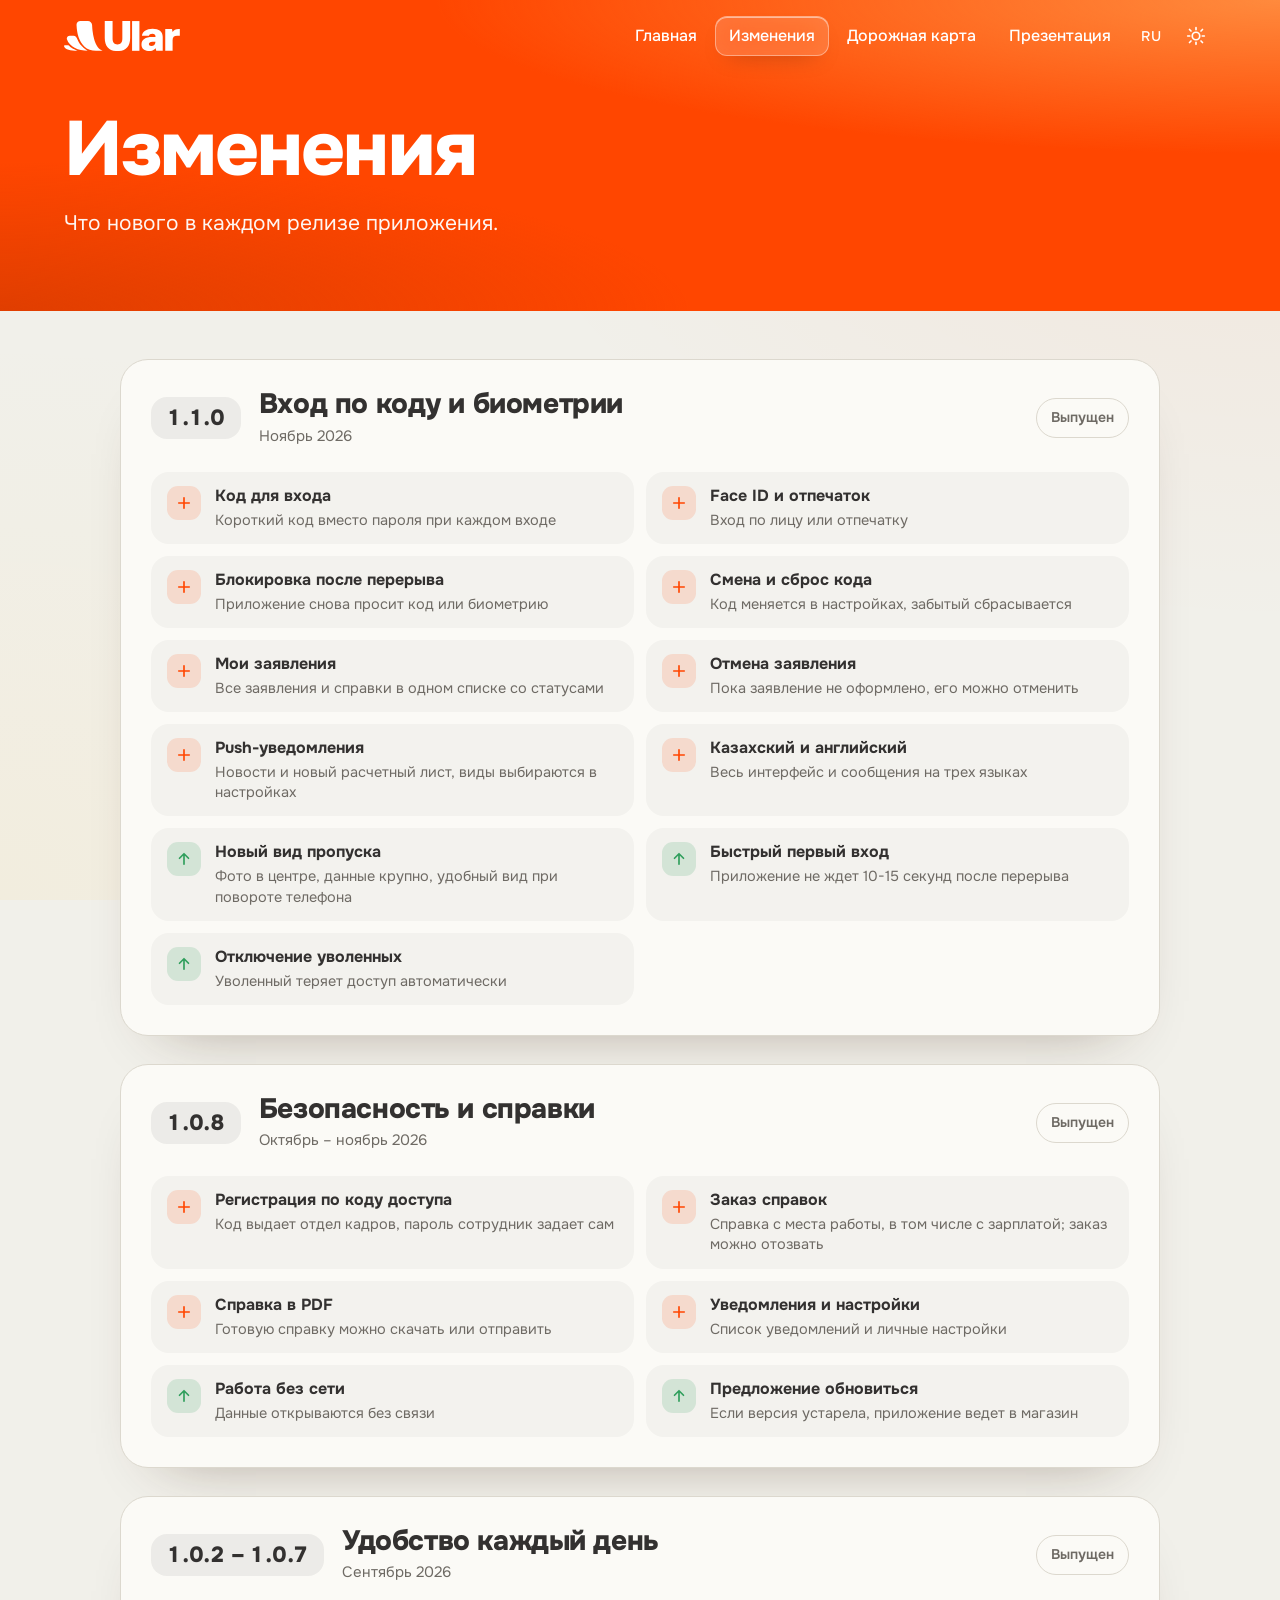
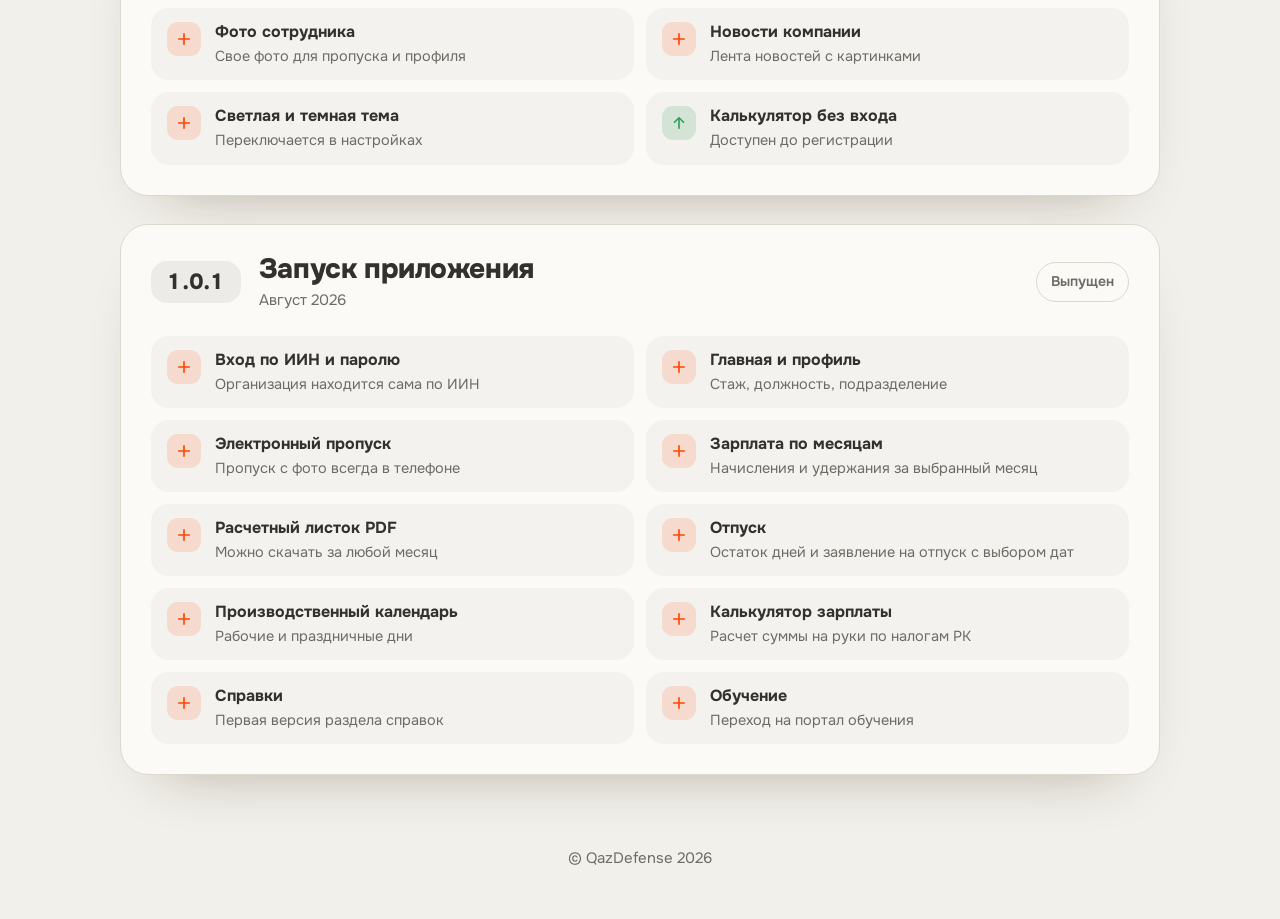
<file: changes.html>
<!doctype html>
<html lang="ru">
<head>
<meta charset="utf-8">
<meta name="viewport" content="width=device-width, initial-scale=1, viewport-fit=cover">
<title>Изменения — Кабинет сотрудника</title>
<meta name="description" content="Что нового в Кабинете сотрудника: изменения по каждому релизу приложения.">
<meta name="theme-color" content="#FF4600">
<link rel="icon" href="assets/mark.svg" type="image/svg+xml">
<link rel="preconnect" href="https://fonts.googleapis.com">
<link rel="preconnect" href="https://fonts.gstatic.com" crossorigin>
<link rel="stylesheet" href="https://fonts.googleapis.com/css2?family=Onest:wght@400;500;600;700;800&display=swap">
<link rel="stylesheet" href="assets/site.css?v=38bb5d92">
<script>try{var t=localStorage.getItem("theme");if(t)document.documentElement.dataset.theme=t}catch(e){}</script>
<script>(function(){var l=null,r=document.documentElement;try{l=new URLSearchParams(location.search).get("lang")||localStorage.getItem("lang")}catch(e){}if(l==="kz")l="kk";if(l==="kk"||l==="en"){r.lang=l;r.classList.add("i18n-wait");setTimeout(function(){r.classList.remove("i18n-wait")},1500)}})()</script>
</head>
<body>

<div class="band rm-head">
  <header class="top">
    <div class="wrap">
      <a class="brand" href="./" aria-label="Кабинет сотрудника — на главную"><svg viewBox="0 0 849 220" role="img" aria-label="Ular"><path d="M841.567 57.8906H849.352V108.357H829.11C807 108.357 796.412 117.681 796.412 141.348V218.577H742.539V57.8906H792.053L796.412 81.5576C805.443 66.61 818.211 57.8906 841.567 57.8906Z" fill="currentColor"/><path d="M649.555 56.0234C696.577 56.0234 723.981 75.9535 723.981 114.879V218.578H676.336L672.287 200.205C660.454 213.595 646.752 220.446 625.888 220.446C591.01 220.446 568.277 203.942 568.277 172.49C568.277 137.612 595.993 117.993 647.686 117.993H670.73V111.765C670.73 100.555 662.945 93.0809 647.998 93.0809C633.673 93.0809 624.019 99.309 623.085 108.651H571.391C574.194 77.5105 604.712 56.0234 649.555 56.0234ZM640.212 183.389C658.585 183.389 670.419 171.244 670.73 151.937V151.314H647.998C631.804 151.314 622.462 158.165 622.462 169.064C622.462 177.784 629.313 183.389 640.212 183.389Z" fill="currentColor"/><path d="M499.242 218.579V0.59375H553.116V218.579H499.242Z" fill="currentColor"/><path d="M298.93 123.911V0.59375H356.229V127.025C356.229 155.986 366.194 172.179 392.04 172.179C417.887 172.179 427.852 155.986 427.852 127.025V0.59375H485.151V123.911C485.151 185.881 453.076 220.447 392.04 220.447C331.005 220.447 298.93 185.881 298.93 123.911Z" fill="currentColor"/><path d="M29.8086 177.066C33.7452 177.066 37.3371 179.893 39.753 183.002C46.1115 191.182 62.901 204.238 99.253 217.545C46.9515 217.545 9.14565 211.108 0.314484 185.114C-1.13913 180.835 2.66757 177.066 7.18655 177.066H29.8086ZM69.8587 109.004C83.4162 109.004 94.1327 121.016 97.971 134.019C117.186 188.463 173.441 217.545 173.441 217.545C140.13 217.545 106.184 213.955 77.4821 197.048C54.4154 183.46 29.5887 162.787 21.2532 134.056C17.4759 121.036 28.8384 109.004 42.3958 109.004H69.8587ZM175.006 0C191.834 0 205.317 13.4258 206.041 30.2379C208.97 98.2633 226.685 202.657 282.727 217.545H234.255C202.698 217.545 170.627 209.135 148.651 186.488C109.204 145.836 95.3131 97.632 91.8499 28.0963C91.8501 12.3522 104.614 0.000155662 120.358 0H175.006Z" fill="#FF4600"/></svg></a>
      <nav class="nav" aria-label="Разделы">
        <a class="opt" href="./">Главная</a>
        <a class="opt" href="changes.html" aria-current="page">Изменения</a>
        <a class="opt" href="roadmap.html">Дорожная карта</a>
        <a class="nav-cta" href="present/" target="_blank" rel="noopener">Презентация</a>
        <button type="button" id="theme" class="theme-btn" aria-label="Светлая или темная тема"><svg viewBox="0 0 24 24" aria-hidden="true"><g class="ic-sun"><circle cx="12" cy="12" r="4.5" fill="none" stroke="currentColor" stroke-width="2"/><path d="M12 2v2.5M12 19.5V22M4.2 4.2l1.8 1.8M18 18l1.8 1.8M2 12h2.5M19.5 12H22M4.2 19.8 6 18M18 6l1.8-1.8" stroke="currentColor" stroke-width="2" stroke-linecap="round"/></g><path class="ic-moon" d="M20 14.5A8 8 0 0 1 9.5 4a8 8 0 1 0 10.5 10.5z" fill="none" stroke="currentColor" stroke-width="2" stroke-linejoin="round"/></svg></button>
      </nav>
    </div>
  </header>
  <div class="wrap">
    <h1>Изменения</h1>
    <p>Что нового в каждом релизе приложения.</p>
  </div>
</div>

<main class="wrap changes-page"><div id="changes" class="changes" data-i18n-skip></div></main>

<nav class="tabbar" aria-label="Разделы">
  <a href="./"><svg viewBox="0 0 24 24" aria-hidden="true"><g fill="none" stroke="currentColor" stroke-width="2" stroke-linecap="round" stroke-linejoin="round"><path d="M4 11.5 12 5l8 6.5V19a1 1 0 0 1-1 1h-4.5v-5h-5v5H5a1 1 0 0 1-1-1z"/></g></svg><span>Главная</span></a>
  <a href="changes.html" aria-current="page"><svg viewBox="0 0 24 24" aria-hidden="true"><g fill="none" stroke="currentColor" stroke-width="2" stroke-linecap="round" stroke-linejoin="round"><path d="M8 6h12M8 12h12M8 18h12"/><circle cx="4" cy="6" r=".6"/><circle cx="4" cy="12" r=".6"/><circle cx="4" cy="18" r=".6"/></g></svg><span>Изменения</span></a>
  <a href="roadmap.html"><svg viewBox="0 0 24 24" aria-hidden="true"><g fill="none" stroke="currentColor" stroke-width="2" stroke-linecap="round" stroke-linejoin="round"><path d="M5 19c3-6 11-2 14-9"/><circle cx="5" cy="19" r="2"/><circle cx="19" cy="6" r="2"/></g></svg><span>Карта</span></a>
  <a href="present/" target="_blank" rel="noopener"><svg viewBox="0 0 24 24" aria-hidden="true"><g fill="none" stroke="currentColor" stroke-width="2" stroke-linecap="round" stroke-linejoin="round"><rect x="3" y="4" width="18" height="12" rx="2"/><path d="M12 16v4M8 20h8"/></g></svg><span>Презентация</span></a>
</nav>

<footer>
  <div class="wrap">
    <span>© QazDefense 2026</span>
  </div>
</footer>

<button type="button" class="to-top" id="toTop" aria-label="Наверх"><svg viewBox="0 0 24 24" aria-hidden="true"><path d="M12 19V5M6 11l6-6 6 6" fill="none" stroke="currentColor" stroke-width="2.2" stroke-linecap="round" stroke-linejoin="round"/></svg></button>
<script src="assets/i18n/kk.js?v=38bb5d92"></script>
<script src="assets/i18n/en.js?v=38bb5d92"></script>
<script src="assets/i18n.js?v=38bb5d92"></script>
<script src="assets/deck.js?v=38bb5d92"></script>
</body>
</html>
</file>
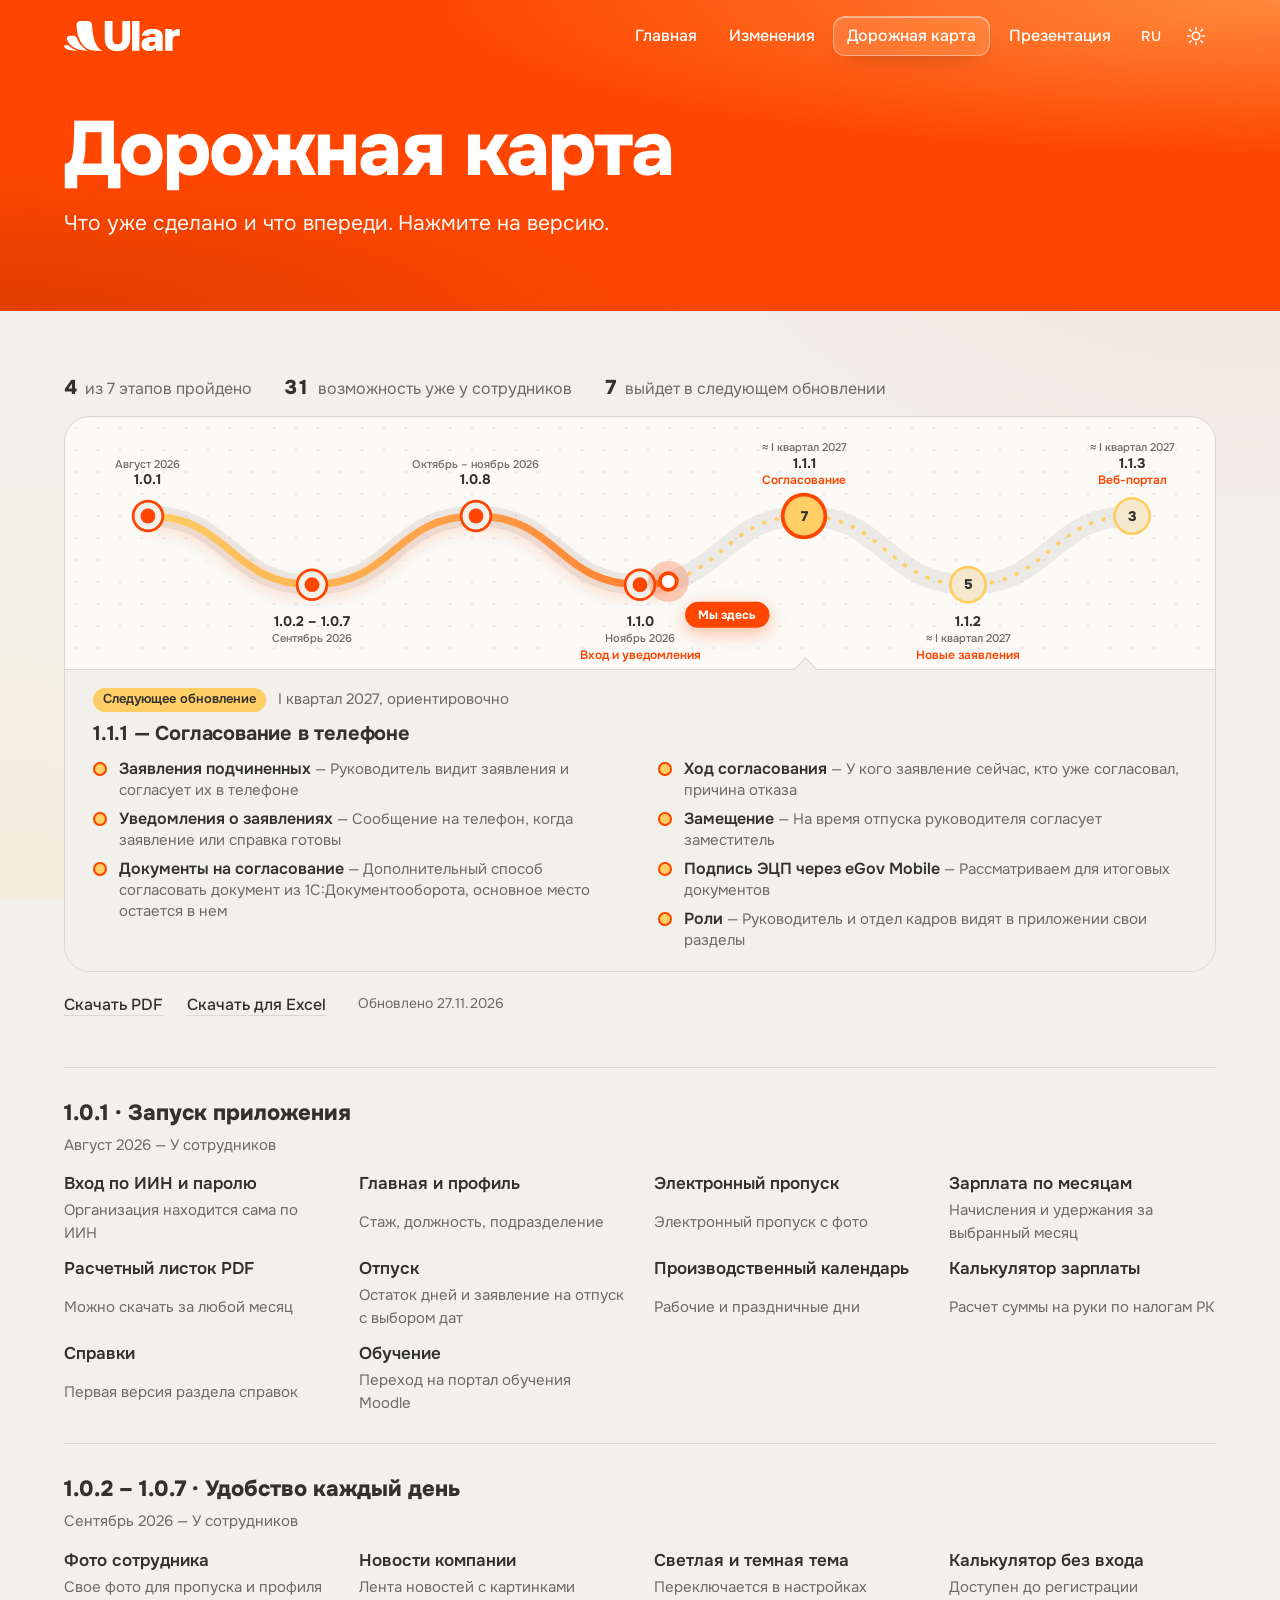
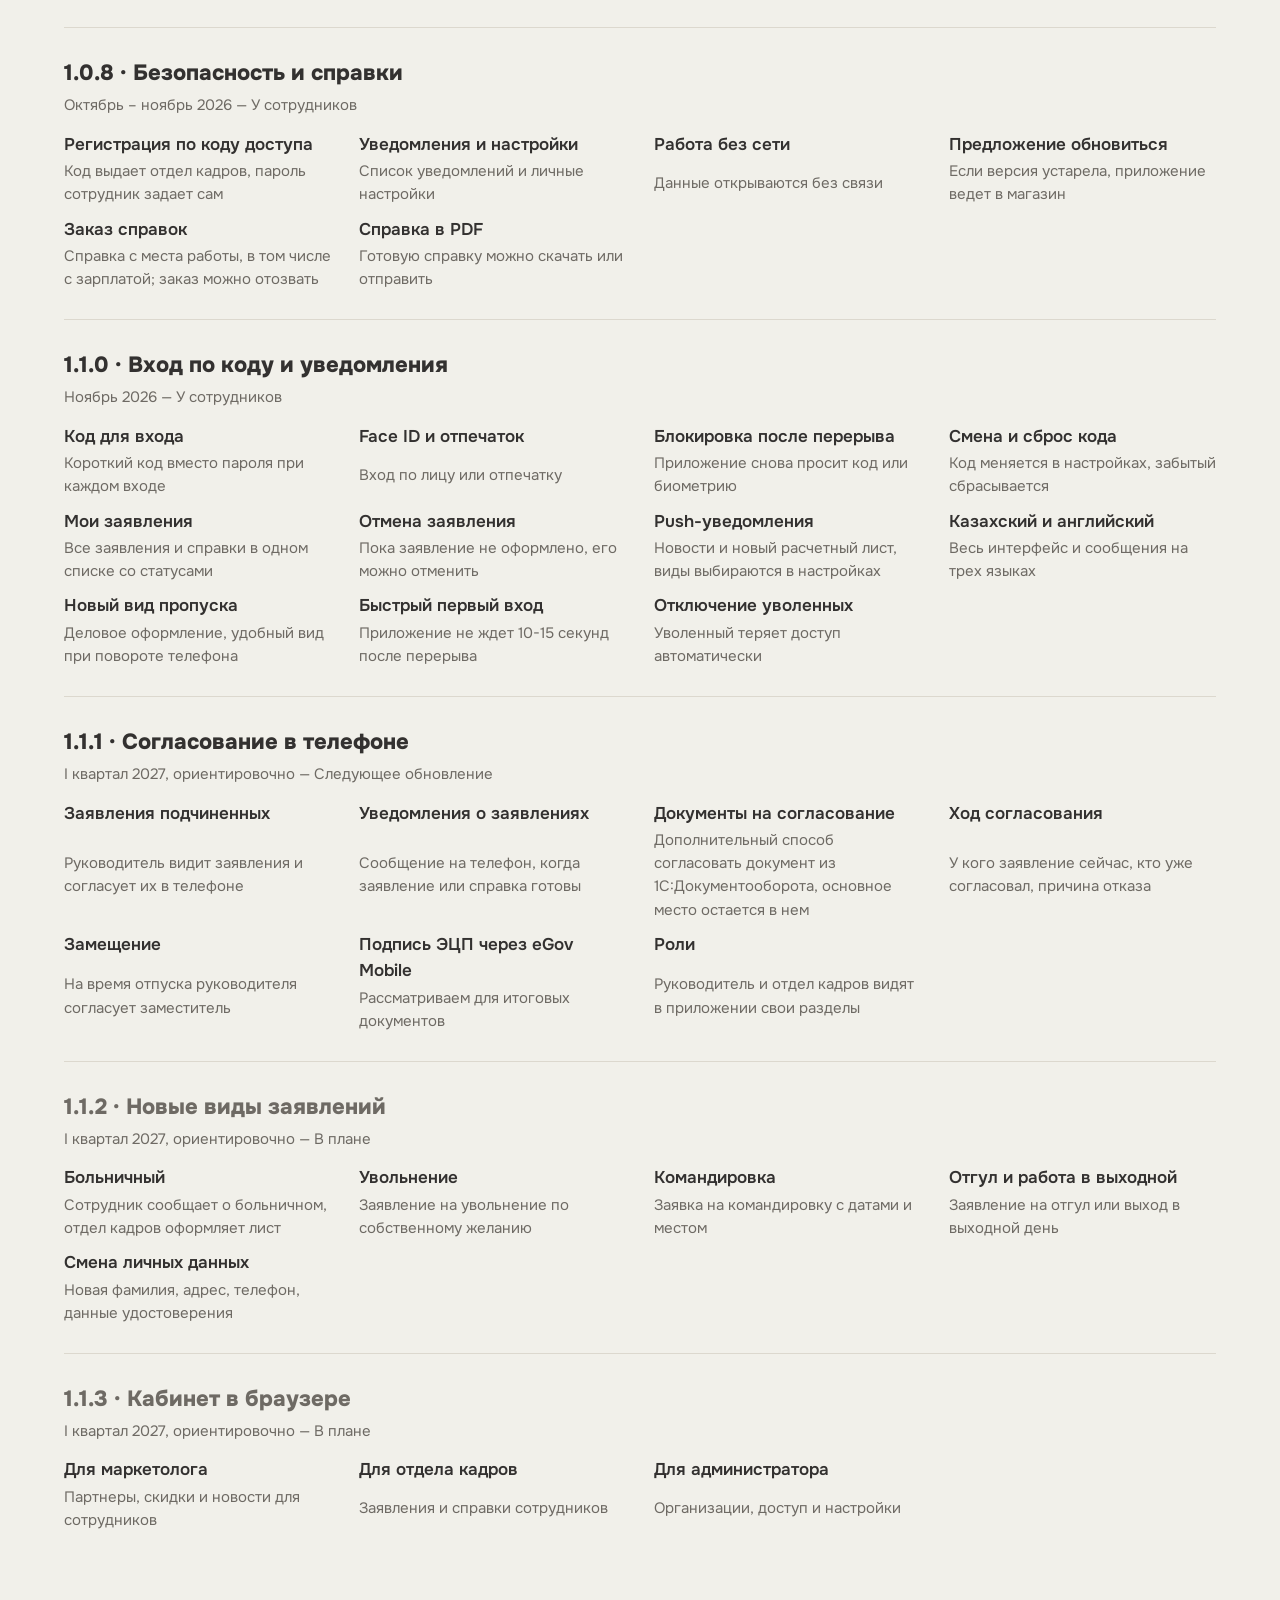
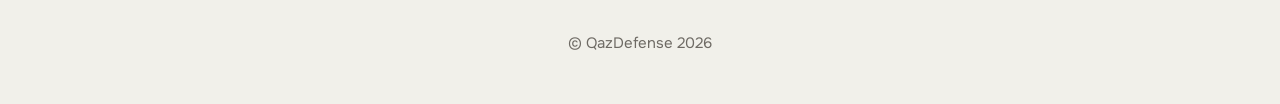
<file: roadmap.html>
<!doctype html>
<html lang="ru">
<head>
<meta charset="utf-8">
<meta name="viewport" content="width=device-width, initial-scale=1, viewport-fit=cover">
<title>Дорожная карта — Кабинет сотрудника</title>
<meta name="description" content="Маршрут развития Кабинета сотрудника: что уже сделано релиз за релизом, что в следующем обновлении и что впереди.">
<meta name="theme-color" content="#FF4600">
<link rel="icon" href="assets/mark.svg" type="image/svg+xml">
<link rel="preconnect" href="https://fonts.googleapis.com">
<link rel="preconnect" href="https://fonts.gstatic.com" crossorigin>
<link rel="stylesheet" href="https://fonts.googleapis.com/css2?family=Onest:wght@400;500;600;700;800&display=swap">
<link rel="stylesheet" href="assets/site.css?v=38bb5d92">
<script>try{var t=localStorage.getItem("theme");if(t)document.documentElement.dataset.theme=t}catch(e){}</script>
<script>(function(){var l=null,r=document.documentElement;try{l=new URLSearchParams(location.search).get("lang")||localStorage.getItem("lang")}catch(e){}if(l==="kz")l="kk";if(l==="kk"||l==="en"){r.lang=l;r.classList.add("i18n-wait");setTimeout(function(){r.classList.remove("i18n-wait")},1500)}})()</script>
</head>
<body>

<div class="band rm-head">
  <header class="top">
    <div class="wrap">
      <a class="brand" href="./" aria-label="Кабинет сотрудника — на главную"><svg viewBox="0 0 849 220" role="img" aria-label="Ular"><path d="M841.567 57.8906H849.352V108.357H829.11C807 108.357 796.412 117.681 796.412 141.348V218.577H742.539V57.8906H792.053L796.412 81.5576C805.443 66.61 818.211 57.8906 841.567 57.8906Z" fill="currentColor"/><path d="M649.555 56.0234C696.577 56.0234 723.981 75.9535 723.981 114.879V218.578H676.336L672.287 200.205C660.454 213.595 646.752 220.446 625.888 220.446C591.01 220.446 568.277 203.942 568.277 172.49C568.277 137.612 595.993 117.993 647.686 117.993H670.73V111.765C670.73 100.555 662.945 93.0809 647.998 93.0809C633.673 93.0809 624.019 99.309 623.085 108.651H571.391C574.194 77.5105 604.712 56.0234 649.555 56.0234ZM640.212 183.389C658.585 183.389 670.419 171.244 670.73 151.937V151.314H647.998C631.804 151.314 622.462 158.165 622.462 169.064C622.462 177.784 629.313 183.389 640.212 183.389Z" fill="currentColor"/><path d="M499.242 218.579V0.59375H553.116V218.579H499.242Z" fill="currentColor"/><path d="M298.93 123.911V0.59375H356.229V127.025C356.229 155.986 366.194 172.179 392.04 172.179C417.887 172.179 427.852 155.986 427.852 127.025V0.59375H485.151V123.911C485.151 185.881 453.076 220.447 392.04 220.447C331.005 220.447 298.93 185.881 298.93 123.911Z" fill="currentColor"/><path d="M29.8086 177.066C33.7452 177.066 37.3371 179.893 39.753 183.002C46.1115 191.182 62.901 204.238 99.253 217.545C46.9515 217.545 9.14565 211.108 0.314484 185.114C-1.13913 180.835 2.66757 177.066 7.18655 177.066H29.8086ZM69.8587 109.004C83.4162 109.004 94.1327 121.016 97.971 134.019C117.186 188.463 173.441 217.545 173.441 217.545C140.13 217.545 106.184 213.955 77.4821 197.048C54.4154 183.46 29.5887 162.787 21.2532 134.056C17.4759 121.036 28.8384 109.004 42.3958 109.004H69.8587ZM175.006 0C191.834 0 205.317 13.4258 206.041 30.2379C208.97 98.2633 226.685 202.657 282.727 217.545H234.255C202.698 217.545 170.627 209.135 148.651 186.488C109.204 145.836 95.3131 97.632 91.8499 28.0963C91.8501 12.3522 104.614 0.000155662 120.358 0H175.006Z" fill="#FF4600"/></svg></a>
      <nav class="nav" aria-label="Разделы">
        <a class="opt" href="./">Главная</a>
        <a class="opt" href="changes.html">Изменения</a>
        <a class="opt" href="roadmap.html" aria-current="page">Дорожная карта</a>
        <a class="nav-cta" href="present/" target="_blank" rel="noopener">Презентация</a>
        <button type="button" id="theme" class="theme-btn" aria-label="Светлая или темная тема"><svg viewBox="0 0 24 24" aria-hidden="true"><g class="ic-sun"><circle cx="12" cy="12" r="4.5" fill="none" stroke="currentColor" stroke-width="2"/><path d="M12 2v2.5M12 19.5V22M4.2 4.2l1.8 1.8M18 18l1.8 1.8M2 12h2.5M19.5 12H22M4.2 19.8 6 18M18 6l1.8-1.8" stroke="currentColor" stroke-width="2" stroke-linecap="round"/></g><path class="ic-moon" d="M20 14.5A8 8 0 0 1 9.5 4a8 8 0 1 0 10.5 10.5z" fill="none" stroke="currentColor" stroke-width="2" stroke-linejoin="round"/></svg></button>
      </nav>
    </div>
  </header>
  <div class="wrap">
    <h1>Дорожная карта</h1>
    <p>Что уже сделано и что впереди. Нажмите на версию.</p>
  </div>
</div>

<main class="wrap road-page"><div id="route" class="route" data-i18n-skip></div></main>

<nav class="tabbar" aria-label="Разделы">
  <a href="./"><svg viewBox="0 0 24 24" aria-hidden="true"><g fill="none" stroke="currentColor" stroke-width="2" stroke-linecap="round" stroke-linejoin="round"><path d="M4 11.5 12 5l8 6.5V19a1 1 0 0 1-1 1h-4.5v-5h-5v5H5a1 1 0 0 1-1-1z"/></g></svg><span>Главная</span></a>
  <a href="changes.html"><svg viewBox="0 0 24 24" aria-hidden="true"><g fill="none" stroke="currentColor" stroke-width="2" stroke-linecap="round" stroke-linejoin="round"><path d="M8 6h12M8 12h12M8 18h12"/><circle cx="4" cy="6" r=".6"/><circle cx="4" cy="12" r=".6"/><circle cx="4" cy="18" r=".6"/></g></svg><span>Изменения</span></a>
  <a href="roadmap.html" aria-current="page"><svg viewBox="0 0 24 24" aria-hidden="true"><g fill="none" stroke="currentColor" stroke-width="2" stroke-linecap="round" stroke-linejoin="round"><path d="M5 19c3-6 11-2 14-9"/><circle cx="5" cy="19" r="2"/><circle cx="19" cy="6" r="2"/></g></svg><span>Карта</span></a>
  <a href="present/" target="_blank" rel="noopener"><svg viewBox="0 0 24 24" aria-hidden="true"><g fill="none" stroke="currentColor" stroke-width="2" stroke-linecap="round" stroke-linejoin="round"><rect x="3" y="4" width="18" height="12" rx="2"/><path d="M12 16v4M8 20h8"/></g></svg><span>Презентация</span></a>
</nav>

<footer>
  <div class="wrap">
    <span>© QazDefense 2026</span>
  </div>
</footer>

<button type="button" class="to-top" id="toTop" aria-label="Наверх"><svg viewBox="0 0 24 24" aria-hidden="true"><path d="M12 19V5M6 11l6-6 6 6" fill="none" stroke="currentColor" stroke-width="2.2" stroke-linecap="round" stroke-linejoin="round"/></svg></button>
<script src="assets/i18n/kk.js?v=38bb5d92"></script>
<script src="assets/i18n/en.js?v=38bb5d92"></script>
<script src="assets/i18n.js?v=38bb5d92"></script>
<script src="assets/deck.js?v=38bb5d92"></script>
</body>
</html>
</file>
<file: assets/site.css>
/* Ular: фирменные цвета из брендбука, шрифт Onest вместо Aeonik (Aeonik по лицензии не раздается).
   Сайт листается как презентация: каждая область - экран (.slide). */
:root {
  --ular: #FF4600;
  --ular-deep: #D93B00;
  --sun: #FFCE64;
  --sand: #F1F0EA;
  --graphite: #333130;
  --bg: var(--sand);
  --surface: #FBFAF6;
  --fg: var(--graphite);
  --muted: #6E6A64;
  --line: #DCD8CE;
  --font: "Onest", "Segoe UI", Roboto, Arial, sans-serif;
  --wrap: 1180px;
  --top: 72px;
  color-scheme: light;
}
@media (prefers-color-scheme: dark) {
  :root:not([data-theme="light"]) { --bg: #1F1E1C; --surface: #2A2826; --fg: #F1F0EA; --muted: #A8A39B; --line: #3C3936; color-scheme: dark; }
}
:root[data-theme="dark"] { --bg: #1F1E1C; --surface: #2A2826; --fg: #F1F0EA; --muted: #A8A39B; --line: #3C3936; color-scheme: dark; }

* { box-sizing: border-box; }
html { -webkit-text-size-adjust: 100%; }
body { margin: 0; background: var(--bg); color: var(--fg); font: 400 17px/1.55 var(--font); }
img { max-width: 100%; height: auto; display: block; }
a { color: inherit; }
a:focus-visible, button:focus-visible, .strip:focus-visible { outline: 2px solid var(--ular); outline-offset: 3px; border-radius: 6px; }

.wrap {
  width: 100%; max-width: var(--wrap); margin: 0 auto;
  padding-left: max(24px, env(safe-area-inset-left, 0px));
  padding-right: max(24px, env(safe-area-inset-right, 0px));
}

/* Шапка */
.top .wrap { display: flex; align-items: center; justify-content: space-between; gap: 16px; height: var(--top); }
.brand { display: inline-flex; align-items: center; text-decoration: none; }
.brand svg { height: 30px; width: auto; }
.nav { display: flex; gap: 24px; font-weight: 500; font-size: 16px; }
.nav a { text-decoration: none; }
.nav a:hover, .nav a[aria-current="page"] { text-decoration: underline; text-underline-offset: 4px; }
.fixed-top { position: fixed; inset: 0 0 auto; z-index: 20; padding-top: env(safe-area-inset-top, 0px); color: var(--fg);
  background: color-mix(in srgb, var(--bg) 88%, transparent); backdrop-filter: blur(10px); -webkit-backdrop-filter: blur(10px);
  transition: background .3s ease, color .3s ease; }
.fixed-top.on-band { background: transparent; color: #fff; backdrop-filter: none; -webkit-backdrop-filter: none; }
.fixed-top.on-band .brand svg path { fill: #fff; }

/* Оранжевое поле бренда */
.band {
  color: #fff;
  background:
    radial-gradient(120% 90% at 100% 0%, #FF8A3D 0%, rgba(255,138,61,0) 55%),
    radial-gradient(90% 80% at 0% 100%, #E03E00 0%, rgba(224,62,0,0) 60%),
    var(--ular);
}
.band .brand svg path { fill: #fff; }

/* Слайды */
.slide {
  min-height: 100vh; min-height: 100svh;
  display: flex; align-items: center; padding-block: calc(var(--top) + 24px) 96px; overflow: hidden;
}
.slide h2 { margin: 0 0 12px; font-size: clamp(32px, 4.2vw, 54px); line-height: 1.06; font-weight: 800; letter-spacing: -0.02em; text-wrap: balance; }
.slide .intro { margin: 0 0 40px; color: var(--muted); max-width: 38em; font-size: 20px; }

/* Первый слайд */
.hero .wrap { display: grid; grid-template-columns: minmax(0, 1fr) minmax(0, 1fr); gap: 40px; align-items: center; }
.hero-text { position: relative; z-index: 3; }
.hero h1 { margin: 0; font-size: clamp(42px, 6.4vw, 84px); line-height: 1.0; font-weight: 800; letter-spacing: -0.025em; text-wrap: balance; }
.lead { margin: 22px 0 0; font-size: 21px; max-width: 30em; opacity: .95; }
.stores { display: flex; flex-wrap: wrap; gap: 12px; margin-top: 32px; }
.store {
  display: inline-flex; align-items: center; gap: 10px; height: 54px; padding: 0 22px; border-radius: 14px;
  background: #fff; color: var(--graphite); font-weight: 600; text-decoration: none; transition: transform .2s ease;
}
.store:hover { transform: translateY(-2px); }
.store svg { width: 22px; height: 22px; }
.store.ghost { background: transparent; color: #fff; box-shadow: inset 0 0 0 2px rgba(255,255,255,.75); }
.hint-keys { margin: 28px 0 0; font-size: 15px; opacity: .8; }

/* Веер из телефонов - мотив лепестков бренда */
/* Веер прикреплен к нижнему краю первого экрана: низ телефонов всегда уходит за край */
.fan { position: absolute; bottom: 0; right: max(24px, calc((100vw - var(--wrap)) / 2 + 24px)); width: min(46vw, 600px); height: min(580px, 68vh); }
.fan img {
  position: absolute; left: 50%; bottom: -150px; width: min(270px, 22vw); transform: translateX(-50%) rotate(var(--r));
  border-radius: 34px 34px 0 0; filter: drop-shadow(0 24px 32px rgba(80, 20, 0, .35));
  transform-origin: 50% 140%; animation: open 1.1s cubic-bezier(.2,.8,.2,1) both;
}
.fan img:nth-child(1) { --r: -15deg; animation-delay: .15s; }
.fan img:nth-child(2) { --r: 15deg; animation-delay: .15s; }
.fan img:nth-child(3) { --r: 0deg; z-index: 2; }
@keyframes open { from { transform: translateX(-50%) rotate(0deg) translateY(40px); opacity: .6; } }

/* Возможности */
.tasks { display: grid; grid-template-columns: repeat(2, minmax(0, 1fr)); gap: 0 56px; border-top: 2px solid var(--fg); }
.task { display: grid; grid-template-columns: 44px minmax(0, 1fr); gap: 16px; padding: 22px 0; border-bottom: 1px solid var(--line); }
.task svg { width: 30px; height: 30px; color: var(--ular); margin-top: 2px; }
.task h3 { margin: 0 0 4px; font-size: 21px; font-weight: 700; }
.task p { margin: 0; color: var(--muted); }

/* Экраны */
.strip { display: flex; gap: 20px; overflow-x: auto; padding: 16px 0 20px; scroll-snap-type: x mandatory; scrollbar-width: thin; }
.strip figure { margin: 0; flex: none; scroll-snap-align: start; }
.strip img { height: min(62vh, 600px); width: auto; border-radius: 22px; }

/* Шаги - настоящая последовательность */
.steps { display: grid; grid-template-columns: repeat(3, minmax(0, 1fr)); gap: 40px; counter-reset: s; list-style: none; margin: 0; padding: 0; }
.steps li { counter-increment: s; }
.steps li::before {
  content: counter(s); display: grid; place-items: center; width: 60px; height: 60px; border-radius: 50%;
  background: var(--ular); color: #fff; font-weight: 800; font-size: 26px; margin-bottom: 20px;
}
.steps h3 { margin: 0 0 6px; font-size: 23px; }
.steps p { margin: 0; color: var(--muted); font-size: 18px; }

/* Надежность */
.facts { display: grid; grid-template-columns: repeat(4, minmax(0, 1fr)); gap: 36px; margin-top: 32px; }
.facts b { display: block; font-size: 21px; margin-bottom: 8px; }
.facts p { margin: 0; color: var(--muted); }

/* Последний слайд */
.finale .wrap { display: flex; flex-direction: column; align-items: flex-start; }
.finale h2 { font-size: clamp(36px, 5.4vw, 72px); }
.credit { margin-top: 64px; opacity: .8; font-size: 15px; }

/* Переключатель слайдов */
.pager {
  position: fixed; z-index: 30; right: max(20px, env(safe-area-inset-right, 0px)); bottom: max(20px, env(safe-area-inset-bottom, 0px));
  display: flex; align-items: center; gap: 4px; padding: 6px; border-radius: 999px;
  background: var(--surface); color: var(--fg); box-shadow: 0 6px 24px rgba(0,0,0,.16); border: 1px solid var(--line);
}
.pager button { width: 42px; height: 42px; display: grid; place-items: center; border: 0; border-radius: 50%; background: transparent; color: inherit; cursor: pointer; transition: background .2s ease, opacity .2s ease; }
.pager button:hover:not(:disabled) { background: color-mix(in srgb, var(--ular) 14%, transparent); }
.pager button:disabled { opacity: .3; cursor: default; }
.pager svg { width: 20px; height: 20px; }
#count { min-width: 64px; text-align: center; font-variant-numeric: tabular-nums; font-weight: 600; font-size: 15px; }

/* Отдельная страница дорожной карты */
.rm-head > .wrap { padding-block: 24px 56px; }
.rm-head h1 { margin: 0; font-size: clamp(36px, 5vw, 60px); line-height: 1.05; font-weight: 800; letter-spacing: -0.02em; }
.rm-head p { margin: 14px 0 0; font-size: 19px; max-width: 34em; opacity: .95; }
footer { padding-block: 32px 48px; color: var(--muted); font-size: 15px; }
footer .wrap { display: flex; flex-wrap: wrap; justify-content: space-between; gap: 12px; }

/* Маршрут: сколько пройдено и что впереди */
.route-stats { display: grid; grid-template-columns: repeat(3, minmax(0, 1fr)); gap: 24px; margin-bottom: 8px; }
.stat b { display: block; font-size: clamp(40px, 5vw, 64px); line-height: 1; font-weight: 800; letter-spacing: -0.03em; color: var(--ular);
  font-variant-numeric: tabular-nums; }
.stat span { color: var(--muted); font-size: 16px; }
/* Карта маршрута - на своей подложке, как отдельный лист */
.route-scroll {
  overflow-x: auto; margin-top: 14px; padding: 10px 18px 6px; scrollbar-width: thin;
  border-radius: 26px; border: 1px solid var(--line);
  background:
    radial-gradient(circle, color-mix(in srgb, var(--fg) 10%, transparent) 1px, transparent 1.4px) 0 0 / 22px 22px,
    linear-gradient(180deg, var(--surface), color-mix(in srgb, var(--surface) 70%, var(--bg)));
  box-shadow: 0 1px 0 rgba(255,255,255,.5) inset, 0 24px 48px -28px rgba(60, 30, 10, .45);
}
.route-svg { display: block; width: 100%; min-width: 860px; height: auto; overflow: visible; }
.road-bed { fill: none; stroke: color-mix(in srgb, var(--fg) 8%, transparent); stroke-width: 22; stroke-linecap: round; }
.road-future { fill: none; stroke: var(--sun); stroke-width: 4; stroke-dasharray: 1 13; stroke-linecap: round;
  animation: build 1.6s linear infinite; }
@keyframes build { to { stroke-dashoffset: -28; } }
.road-passed { fill: none; stroke-width: 8; stroke-linecap: round; }
.node { cursor: pointer; outline: none; }
.node .ring { fill: var(--bg); stroke: var(--line); stroke-width: 3; transition: r .3s ease, stroke .3s ease; }
.node .dot { fill: var(--line); transition: fill .3s ease; }
.node.done .ring { stroke: var(--ular); }
.node.done .dot { fill: var(--ular); }
.node.next .ring { fill: var(--sun); stroke: var(--ular); stroke-width: 3; }
.node.next .halo { fill: none; stroke: var(--ular); stroke-width: 2; transform-box: fill-box; transform-origin: center; animation: halo 2.2s ease-out infinite; }
@keyframes halo { from { transform: scale(1); opacity: .7; } to { transform: scale(2.2); opacity: 0; } }
.node.plan .ring { fill: color-mix(in srgb, var(--sun) 22%, var(--bg)); stroke: var(--sun); stroke-width: 3; }
.node-count { font: 800 15px var(--font); fill: var(--fg); pointer-events: none; }
.node.next .node-count { fill: var(--graphite); }
.node-short { font: 600 13px var(--font); fill: var(--ular); }
.node:hover .ring, .node:focus-visible .ring { r: 22; }
.node.sel .ring { r: 23; stroke-width: 4; filter: drop-shadow(0 6px 10px rgba(255, 70, 0, .35)); }
.node:focus-visible .ring { stroke: var(--fg); }
.node-ver { font: 700 15px var(--font); fill: var(--fg); }
.node-date { font: 500 12px var(--font); fill: var(--muted); }
.node.plan .node-ver { fill: var(--fg); }
.here-marker .core { fill: #fff; stroke: var(--ular); stroke-width: 4; }
.here-marker .pulse { fill: var(--ular); opacity: .25; transform-box: fill-box; transform-origin: center; animation: pulse 1.8s ease-out infinite; }
.here-tag rect { fill: var(--ular); filter: drop-shadow(0 6px 10px rgba(255, 70, 0, .35)); }
.here-label { font: 700 13px var(--font); fill: #fff; }
@keyframes pulse { from { transform: scale(.4); opacity: .45; } to { transform: scale(1.4); opacity: 0; } }

.route-card { margin-top: 22px; min-height: 170px; }
.card-inner {
  background: var(--surface); border: 1px solid var(--line); border-radius: 22px; padding: 22px 26px;
  box-shadow: 0 1px 0 rgba(255,255,255,.6) inset, 0 18px 40px -18px rgba(60, 30, 10, .35);
  animation: cardIn .45s cubic-bezier(.2,.8,.2,1);
}
.card-head { display: flex; flex-wrap: wrap; align-items: center; gap: 12px; margin-bottom: 6px; }
.chip { display: inline-flex; align-items: center; height: 28px; padding: 0 12px; border-radius: 999px; font-size: 14px; font-weight: 600; }
.chip.done { background: var(--ular); color: #fff; }
.chip.next { background: var(--sun); color: var(--graphite); }
.chip.plan { box-shadow: inset 0 0 0 1.5px var(--muted); color: var(--muted); }
.card-date { color: var(--muted); font-size: 15px; }
.card-inner h3 { margin: 0 0 14px; font-size: 24px; font-weight: 800; letter-spacing: -0.01em; }
.card-inner ul { list-style: none; margin: 0; padding: 0; display: grid; grid-template-columns: repeat(auto-fill, minmax(260px, 1fr)); gap: 12px 28px; }
.card-inner li { display: grid; gap: 2px; animation: itemIn .5s cubic-bezier(.2,.8,.2,1) both; animation-delay: calc(var(--k) * 40ms); }
.card-inner li b { font-size: 16.5px; font-weight: 600; line-height: 1.3; }
.card-inner li span { color: var(--muted); font-size: 14.5px; line-height: 1.4; }
@keyframes cardIn { from { opacity: .4; transform: translateY(10px) scale(.99); } }
@keyframes itemIn { from { opacity: 0; transform: translateY(8px); } }

.route-tools { display: flex; flex-wrap: wrap; align-items: center; gap: 10px; margin-top: 18px; }
.tool { height: 44px; padding: 0 18px; border-radius: 12px; border: 1.5px solid var(--line); background: var(--surface); color: var(--fg);
  font: 600 15px var(--font); cursor: pointer; transition: border-color .2s ease, transform .2s ease; }
.tool:hover { border-color: var(--ular); transform: translateY(-1px); }
.route-tools .updated { color: var(--muted); font-size: 14px; margin-left: 8px; }
.route-all { display: none; }

/* Отдельная страница: маршрут сверху, ниже все этапы целиком */
.road-page { padding-block: 48px 24px; }
.road-page .route-all { display: grid; gap: 0; margin-top: 48px; }
.ms { padding: 28px 0; border-top: 1px solid var(--line); }
.ms h3 { margin: 0 0 4px; font-size: 22px; font-weight: 800; }
.ms-meta { margin: 0 0 14px; color: var(--muted); font-size: 15px; }
.ms ul { list-style: none; margin: 0; padding: 0; display: grid; grid-template-columns: repeat(auto-fill, minmax(260px, 1fr)); gap: 10px 28px; }
.ms li { display: grid; gap: 2px; }
.ms li b { font-weight: 600; }
.ms li span { color: var(--muted); font-size: 15px; }
.ms.plan h3 { color: var(--muted); }

/* Слайд маршрута компактнее, чтобы влез в экран презентации */
.route-slide { padding-bottom: 72px; }
.route-slide h2 { font-size: clamp(28px, 3.2vw, 42px); margin-bottom: 14px; }
.route-slide .stat b { font-size: clamp(28px, 2.8vw, 38px); }
.route-slide .stat span { font-size: 15px; }
.route-slide .route-stats { margin-bottom: 0; }
.route-slide .route-card { min-height: 0; margin-top: 16px; }
.route-slide .card-inner { padding: 18px 24px; }
.route-slide .card-inner h3 { font-size: 20px; margin-bottom: 10px; }
.route-slide .card-inner ul { grid-template-columns: repeat(auto-fill, minmax(240px, 1fr)); gap: 6px 24px; }
.route-slide .card-inner li span { line-height: 1.3; }
.route-slide .card-inner li span { font-size: 13.5px; }
.route-slide .route { position: relative; }
.route-slide .route-tools { position: absolute; top: -66px; right: 0; margin: 0; }
.route-slide .route-tools .updated { display: none; }
@media (max-width: 900px) { .route-slide .route-tools { position: static; margin-top: 12px; } }

/* Полоса прогресса презентации */
.progress { position: fixed; z-index: 25; inset: 0 0 auto; height: 3px; pointer-events: none; }
.progress i { display: block; height: 100%; background: linear-gradient(90deg, var(--sun), var(--ular)); transform-origin: 0 50%;
  transform: scaleX(0); transition: transform .5s cubic-bezier(.2,.8,.2,1); }

/* Глубина: мягкие лепестки бренда за содержимым светлых слайдов */
.slide { position: relative; isolation: isolate; }
.kicker { margin: 0 0 12px; font-size: 18px; font-weight: 600; opacity: .9; }
.fan { transition: transform .4s ease-out; transform-style: preserve-3d; }
.strip img { box-shadow: 0 22px 40px -20px rgba(60, 30, 10, .45); transition: transform .35s ease; }
.strip figure:hover img { transform: translateY(-8px) rotate(-1deg); }
.steps li::before { box-shadow: 0 10px 22px -8px rgba(255, 70, 0, .6); }

/* Плавное появление содержимого, когда слайд становится текущим (только с JS) */
.js .reveal .wrap > * { opacity: 0; transform: translateY(24px); transition: opacity .7s ease, transform .7s cubic-bezier(.2,.8,.2,1); }
.js .reveal.is-active .wrap > * { opacity: 1; transform: none; }
.js .reveal.is-active .wrap > *:nth-child(2) { transition-delay: .08s; }
.js .reveal.is-active .wrap > *:nth-child(3) { transition-delay: .16s; }

@media print {
  .fixed-top, .pager, .progress, .route-tools, .route-scroll, .route-card, .hint-keys, .stores { display: none !important; }
  .route-all { display: grid !important; }
  .slide { min-height: 0; padding-block: 16px; break-inside: avoid; }
  .slide::before { display: none; }
  body { background: #fff; color: #000; }
  .band { background: #fff; color: #000; }
  .js .reveal .wrap > * { opacity: 1; transform: none; }
  .ms { break-inside: avoid; }
}

@media (max-width: 900px) {
  .hero .wrap { grid-template-columns: 1fr; }
  .hero { flex-direction: column; }
  .fan { position: relative; right: auto; width: 100%; height: 340px; margin-bottom: -96px; align-self: stretch; }
  .fan img { width: 190px; bottom: -110px; }
  .tasks { grid-template-columns: 1fr; }
  .task { padding: 14px 0; }
  .steps, .facts { grid-template-columns: 1fr 1fr; gap: 24px; }
  .route-stats { grid-template-columns: 1fr 1fr 1fr; gap: 12px; }
  .stat span { font-size: 13px; }
}
@media (max-width: 560px) {
  .nav { gap: 16px; font-size: 15px; }
  .nav .opt { display: none; }
  .steps, .facts { grid-template-columns: 1fr; }
  .slide h2 { font-size: 30px; }
  .slide .intro, .lead { font-size: 17px; }
  .hint-keys { display: none; }
  .pager #full { display: none; }
  .strip img { height: 52vh; }
}
@media (prefers-reduced-motion: reduce) {
  * { animation: none !important; transition: none !important; }
}

/* Маршрут в общем стиле сайта: без отдельных плашек и крупных цифр */
.route-stats { display: flex; flex-wrap: wrap; gap: 6px 32px; margin: 0; }
.stat { display: flex; align-items: baseline; gap: 8px; }
.stat b, .route-slide .stat b { display: inline; font-size: 20px; line-height: 1.3; font-weight: 800; letter-spacing: 0; color: var(--fg); }
.stat span, .route-slide .stat span { font-size: 16px; color: var(--muted); }
.tool { height: auto; padding: 4px 0; border: 0; border-radius: 0; background: none; font: 500 16px var(--font); color: var(--fg);
  text-decoration: underline; text-decoration-color: var(--line); text-underline-offset: 5px; }
.tool:hover { transform: none; text-decoration-color: var(--ular); color: var(--fg); }
.route-tools { gap: 24px; }
.route-scroll { box-shadow: none; background:
    radial-gradient(circle, color-mix(in srgb, var(--fg) 9%, transparent) 1px, transparent 1.4px) 0 0 / 22px 22px, var(--surface); }
.card-inner, .route-slide .card-inner { background: none; border: 0; border-top: 2px solid var(--fg); border-radius: 0; box-shadow: none; padding: 16px 0 0; }
.card-inner h3, .route-slide .card-inner h3 { font-size: 21px; font-weight: 700; }
.card-inner li b { font-size: 16px; }
.chip { height: 24px; padding: 0 10px; font-size: 13px; }
.node.sel .ring { filter: none; }

/* Панель карты: маршрут сверху, описание выбранной остановки снизу, уголок указывает на остановку */
.route-panel {
  position: relative; margin-top: 14px; border-radius: 26px; border: 1px solid var(--line); overflow: hidden;
  background: radial-gradient(circle, color-mix(in srgb, var(--fg) 9%, transparent) 1px, transparent 1.4px) 0 0 / 22px 22px, var(--surface);
}
.route-panel .route-scroll { margin: 0; border: 0; border-radius: 0; background: none; padding: 8px 18px 2px; }
.route-panel .route-card, .route-slide .route-panel .route-card {
  position: relative; margin: 0; min-height: 0; padding: 18px 28px 20px; background: var(--bg); border-top: 1px solid var(--line);
}
.route-panel .route-card::before { /* уголок к выбранной остановке */
  content: ""; position: absolute; top: -9px; left: var(--caret, 50%); width: 16px; height: 16px; margin-left: -8px;
  background: var(--bg); border-left: 1px solid var(--line); border-top: 1px solid var(--line); transform: rotate(45deg);
  transition: left .45s cubic-bezier(.2,.8,.2,1);
}
.route-panel .card-inner, .route-slide .route-panel .card-inner { border: 0; padding: 0; background: none; animation: cardIn .4s ease; }
.route-panel .card-inner h3 { font-size: 20px; margin: 0 0 10px; }
.route-panel .card-inner ul { grid-template-columns: repeat(2, minmax(0, 1fr)); gap: 7px 36px; }
.route-panel .card-inner li { display: grid; grid-template-columns: 16px minmax(0, 1fr); gap: 10px; align-items: start; }
.route-panel .card-inner li p { margin: 0; font-size: 15px; line-height: 1.4; color: var(--muted); }
.route-panel .card-inner li p b { color: var(--fg); font-weight: 600; }
.ico { width: 14px; height: 14px; margin-top: 3px; border-radius: 50%; }
.card-inner.done .ico { background: var(--ular); -webkit-mask: none; position: relative; }
.card-inner.done .ico::after { content: ""; position: absolute; left: 4px; top: 2px; width: 4px; height: 7px; border: solid #fff; border-width: 0 2px 2px 0; transform: rotate(45deg); }
.card-inner.next .ico { background: var(--sun); box-shadow: inset 0 0 0 2px var(--ular); }
.card-inner.plan .ico { box-shadow: inset 0 0 0 2px var(--sun); }
@media (max-width: 700px) { .route-panel .card-inner ul { grid-template-columns: 1fr; } .route-panel .route-card { padding: 16px 18px; } }
@media (min-width: 1100px) { .route-slide .route-panel .card-inner ul { grid-template-columns: repeat(3, minmax(0, 1fr)); gap: 6px 28px; } .route-slide .route-panel .card-inner li p { font-size: 14px; } }
/* Колонки как в газете: пункты идут подряд с одинаковым шагом, без выравнивания по самому длинному соседу */
.route-panel .card-inner ul, .route-slide .route-panel .card-inner ul { display: block; columns: 2; column-gap: 36px; }
.route-panel .card-inner li { break-inside: avoid; margin-bottom: 8px; }
@media (min-width: 1100px) { .route-slide .route-panel .card-inner ul { columns: 3; column-gap: 28px; } }
@media (max-width: 700px) { .route-panel .card-inner ul, .route-slide .route-panel .card-inner ul { columns: 1; } }

/* Невысокие экраны ноутбуков: слайд помещается целиком */
@media (max-height: 820px) and (min-width: 901px) {
  :root { --top: 60px; }
  .slide { padding-block: calc(var(--top) + 12px) 72px; }
  .slide h2 { font-size: clamp(28px, 3.4vw, 44px); margin-bottom: 8px; }
  .slide .intro { font-size: 17px; margin-bottom: 20px; }
  .hero h1 { font-size: clamp(40px, 5.4vw, 70px); }
  .lead { font-size: 18px; margin-top: 16px; }
  .stores { margin-top: 22px; }
  .fan { height: min(500px, 66vh); }
  .task { padding: 12px 0; }
  .task h3 { font-size: 18px; }
  .task p { font-size: 15px; }
  .strip img { height: min(54vh, 520px); }
  .steps li::before { width: 50px; height: 50px; font-size: 22px; margin-bottom: 14px; }
  .route-slide .route-tools { top: -54px; }
  .route-panel .route-scroll { padding-top: 2px; }
  .route-svg { max-height: 220px; }
  .route-panel .route-card, .route-slide .route-panel .route-card { padding: 12px 24px 12px; }
  .route-panel .card-inner h3 { font-size: 18px; margin-bottom: 6px; }
  .route-slide .route-panel .card-inner li p { font-size: 13px; }
  .route-panel .card-inner li { margin-bottom: 5px; }
}

/* Последний слайд: шаги со значками и QR-коды магазинов */
.finale-grid { display: grid; grid-template-columns: minmax(0, 1.1fr) minmax(0, 1fr); gap: 48px 56px; align-items: center; }
.finale-grid .credit { grid-column: 1 / -1; margin: 8px 0 0; }
.finale h2 { margin-bottom: 28px; }
.finale-steps { list-style: none; margin: 0; padding: 0; display: grid; gap: 18px; }
.finale-steps li { display: grid; grid-template-columns: 52px minmax(0, 1fr); gap: 16px; align-items: center; }
.fi { width: 52px; height: 52px; border-radius: 16px; display: grid; place-items: center;
  background: rgba(255,255,255,.16); box-shadow: inset 0 0 0 1px rgba(255,255,255,.28); }
.fi svg { width: 24px; height: 24px; }
.finale-steps b { display: block; font-size: 20px; font-weight: 700; }
.finale-steps span { font-size: 16px; opacity: .9; }
.finale-link { display: inline-block; margin-top: 28px; font-weight: 600; color: #fff; text-underline-offset: 5px; text-decoration-color: rgba(255,255,255,.5); }
.finale-link:hover { text-decoration-color: #fff; }
.qr-cards { display: grid; grid-template-columns: repeat(2, minmax(0, 1fr)); gap: 20px; }
.qr-card {
  display: grid; justify-items: center; gap: 14px; padding: 22px 20px 18px; border-radius: 26px; text-decoration: none;
  background: #fff; color: var(--graphite);
  box-shadow: 0 30px 60px -28px rgba(80, 20, 0, .65), 0 2px 0 rgba(255,255,255,.4) inset;
  transition: transform .35s cubic-bezier(.2,.8,.2,1), box-shadow .35s ease;
}
.qr-card:nth-child(1) { transform: rotate(-2deg); }
.qr-card:nth-child(2) { transform: rotate(2deg) translateY(18px); }
.qr-card:hover { transform: translateY(-6px) rotate(0deg); box-shadow: 0 36px 70px -26px rgba(80, 20, 0, .75); }
.qr-card img { width: min(170px, 100%); height: auto; }
.qr-meta { display: grid; grid-template-columns: 22px auto; column-gap: 8px; align-items: center; }
.qr-meta svg { grid-row: span 2; width: 22px; height: 22px; }
.qr-meta b { font-size: 16px; line-height: 1.1; }
.qr-meta span { font-size: 13px; color: #6E6A64; line-height: 1.1; }
@media (max-width: 900px) {
  .finale-grid { grid-template-columns: 1fr; gap: 32px; }
  .qr-card:nth-child(n) { transform: none; }
}
@media (max-height: 820px) and (min-width: 901px) { .finale h2 { margin-bottom: 18px; } .finale-steps { gap: 12px; } .qr-card img { width: 140px; } }

/* Полосы прокрутки в стиле сайта */
html { scrollbar-width: thin; scrollbar-color: color-mix(in srgb, var(--fg) 28%, transparent) transparent; }
.strip, .route-scroll { scrollbar-width: thin; scrollbar-color: color-mix(in srgb, var(--ular) 55%, transparent) transparent; }
::-webkit-scrollbar { width: 10px; height: 10px; }
::-webkit-scrollbar-track { background: transparent; }
::-webkit-scrollbar-thumb { background: color-mix(in srgb, var(--fg) 26%, transparent); border-radius: 999px; border: 3px solid transparent; background-clip: padding-box; }
::-webkit-scrollbar-thumb:hover { background: color-mix(in srgb, var(--ular) 70%, transparent); background-clip: padding-box; border: 3px solid transparent; }
.strip::-webkit-scrollbar-thumb, .route-scroll::-webkit-scrollbar-thumb { background: color-mix(in srgb, var(--ular) 55%, transparent); background-clip: padding-box; border: 3px solid transparent; }

/* ===================== Главная: короткая страница с прокруткой ===================== */
html:has(.page-flow) { scroll-behavior: smooth; }
@media (prefers-reduced-motion: reduce) { html:has(.page-flow) { scroll-behavior: auto; } }
.flow-top { position: absolute; inset: 0 0 auto; z-index: 20; color: #fff; padding-top: env(safe-area-inset-top, 0px); }
.flow-top .brand svg path { fill: #fff; }
.nav { align-items: center; }
.nav-cta { height: 40px; padding: 0 18px; border-radius: 12px; display: inline-flex; align-items: center;
  background: #fff; color: var(--graphite) !important; font-weight: 600; text-decoration: none !important; transition: transform .25s ease; }
.nav-cta:hover { transform: translateY(-2px); }
.theme-btn { width: 40px; height: 40px; border: 0; border-radius: 12px; display: grid; place-items: center; cursor: pointer;
  background: rgba(255,255,255,.16); color: inherit; transition: background .25s ease; }
.theme-btn:hover { background: rgba(255,255,255,.28); }
.theme-btn svg { width: 20px; height: 20px; }

.flow-hero { position: relative; overflow: hidden; min-height: min(86vh, 860px); display: flex; align-items: center; padding-block: 120px 80px; }
.flow-hero .wrap { display: grid; grid-template-columns: minmax(0, 1fr) minmax(0, 1fr); gap: 40px; align-items: center; }
.flow-hero h1 { margin: 0; font-size: clamp(42px, 6.4vw, 84px); line-height: 1.0; font-weight: 800; letter-spacing: -0.025em; }
.flow-block { padding-block: 96px; position: relative; }
.flow-block h2 { margin: 0 0 28px; font-size: clamp(30px, 3.8vw, 48px); line-height: 1.08; font-weight: 800; letter-spacing: -0.02em; }
.flow-block.band { padding-block: 88px; }
.js .reveal > .wrap > * { opacity: 0; transform: translateY(26px); transition: opacity .8s ease, transform .9s cubic-bezier(.2,.8,.2,1); }
.js .reveal.is-active > .wrap > * { opacity: 1; transform: none; }
.js .reveal.is-active > .wrap > *:nth-child(2) { transition-delay: .1s; }
.js .reveal.is-active > .wrap > *:nth-child(3) { transition-delay: .2s; }

/* Один телефон с объемом: легкий наклон в перспективе, покачивание и блик */
.phone3d { position: absolute; bottom: 0; right: max(24px, calc((100vw - var(--wrap)) / 2 + 40px)); width: min(36vw, 430px);
  height: min(600px, 74%); perspective: 1400px; pointer-events: none; }
.phone3d-tilt { position: absolute; left: 50%; bottom: -160px; width: min(300px, 26vw); transform-style: preserve-3d;
  transform: translateX(-50%) rotateY(calc(-14deg + var(--mx, 0deg))) rotateX(calc(6deg + var(--my, 0deg))) rotateZ(3deg);
  animation: float 7s ease-in-out infinite; }
.phone3d-tilt img { border-radius: 40px 40px 0 0; filter: drop-shadow(-24px 32px 30px rgba(80, 20, 0, .45)); }
.sheen { position: absolute; inset: 0; border-radius: 40px 40px 0 0; overflow: hidden; pointer-events: none;
  background: linear-gradient(105deg, transparent 38%, rgba(255,255,255,.22) 48%, transparent 58%) 0 0 / 260% 100% no-repeat;
  animation: sheen 6s ease-in-out infinite; mix-blend-mode: screen; }
.phone3d-shadow { position: absolute; left: 50%; bottom: -30px; width: 70%; height: 60px; transform: translateX(-40%);
  background: radial-gradient(closest-side, rgba(80, 20, 0, .35), transparent); filter: blur(6px); }
@keyframes float {
  0%, 100% { translate: 0 0; rotate: 0deg; }
  50% { translate: 0 -12px; rotate: -1.2deg; }
}
@keyframes sheen { 0%, 20% { background-position: 120% 0; } 60%, 100% { background-position: -40% 0; } }

@media (max-width: 900px) {
  .flow-hero { flex-direction: column; padding-bottom: 0; }
  .flow-hero .wrap { grid-template-columns: 1fr; }
  .phone3d { position: relative; right: auto; width: 100%; height: 360px; margin-top: 24px; }
  .phone3d-tilt { width: 220px; bottom: -120px; }
  .flow-block { padding-block: 64px; }
}

/* ===================== Презентация: холст 16:9, один слайд на экране ===================== */
.present-page { overflow: hidden; height: 100vh; height: 100svh; background: var(--bg); transition: background .7s ease; }
.present-page.on-band { background: #FF5A12; }
.present-page .fixed-top { background: transparent; backdrop-filter: none; -webkit-backdrop-filter: none; }
.present-page.on-band .fixed-top { color: #fff; }
.present-page.on-band .fixed-top .brand svg path { fill: #fff; }
.stage { position: fixed; left: 50%; top: 50%; width: 1600px; height: 900px; transform: translate(-50%, -50%) scale(var(--s, 1));
  transform-origin: center; overflow: hidden; border-radius: 0; }
.pslide {
  position: absolute; inset: 0; display: flex; align-items: center; padding: 96px 0 88px; overflow: hidden; isolation: isolate;
  opacity: 0; visibility: hidden; transform: translateX(90px) scale(.985);
  transition: opacity .7s ease, transform .9s cubic-bezier(.2,.8,.2,1), visibility 0s linear .9s;
}
.pslide.is-before { transform: translateX(-90px) scale(.985); }
.pslide.is-current { opacity: 1; visibility: visible; transform: none; transition-delay: 0s; }
.pslide .wrap { max-width: 1360px; padding-left: 0; padding-right: 0; }
.pslide h2 { margin: 0 0 14px; font-size: 58px; line-height: 1.05; font-weight: 800; letter-spacing: -0.02em; }
.pslide .intro { margin: 0 0 40px; color: var(--muted); max-width: 40em; font-size: 22px; }
.pslide.band .intro { color: rgba(255,255,255,.9); }
.pslide .wrap > * { opacity: 0; transform: translateY(22px); transition: opacity .7s ease .15s, transform .8s cubic-bezier(.2,.8,.2,1) .15s; }
.pslide.is-current .wrap > * { opacity: 1; transform: none; }
.pslide.is-current .wrap > *:nth-child(2) { transition-delay: .25s; }
.pslide.is-current .wrap > *:nth-child(3) { transition-delay: .35s; }
.pslide.is-current .wrap > *:nth-child(4) { transition-delay: .45s; }
.present-page .hero h1 { font-size: 96px; }
.present-page .lead { font-size: 24px; }
.present-page .fan { right: 90px; width: 640px; height: 640px; }
.present-page .fan img { width: 300px; bottom: -170px; }
.present-page .strip img { height: 560px; }
.present-page .tasks { gap: 0 64px; }
.present-page .task h3 { font-size: 24px; }
.present-page .task p { font-size: 18px; }
.present-page .steps h3 { font-size: 26px; }
.present-page .steps p, .present-page .facts p { font-size: 19px; }
.present-page .route-slide .route { position: relative; }
.present-page .route-slide .route-tools { position: absolute; top: -70px; right: 0; margin: 0; }
.present-page .finale-grid { display: grid; }
.present-page .pager { z-index: 40; }
@media (prefers-reduced-motion: reduce) { .pslide, .pslide .wrap > * { transition: none !important; } }
.finale .finale-grid { display: grid; }

/* Одна общая мягкая подсветка фона на всю страницу - без обрезов на границах разделов */
body { background:
  radial-gradient(1200px 900px at 100% 0%, color-mix(in srgb, var(--ular) 7%, transparent), transparent 70%) fixed,
  radial-gradient(1000px 800px at 0% 100%, color-mix(in srgb, var(--sun) 9%, transparent), transparent 70%) fixed,
  var(--bg); }
.stage { background:
  radial-gradient(900px 700px at 100% 0%, color-mix(in srgb, var(--ular) 8%, transparent), transparent 70%),
  radial-gradient(800px 600px at 0% 100%, color-mix(in srgb, var(--sun) 10%, transparent), transparent 70%); }

/* Карусель экранов */
.carousel { position: relative; }
/* Глубина считается на каждом кадре прокрутки, поэтому без transition: иначе две анимации спорят и лента дергается.
   Доводку до телефона делает скрипт после остановки, CSS-привязка выключена по той же причине. */
.carousel .strip { scroll-snap-type: none; cursor: grab; padding: 26px 0 30px; perspective: 1200px; }
.carousel .strip.drag { cursor: grabbing; }
.carousel .strip figure { transform: scale(calc(1 - var(--d, 0) * .14)) translateY(calc(var(--d, 0) * 18px));
  opacity: calc(1 - var(--d, 0) * .45); will-change: transform, opacity; }
.carousel .strip img { pointer-events: none; user-select: none; }
.car-btn { position: absolute; top: 50%; z-index: 2; width: 52px; height: 52px; margin-top: -26px; border-radius: 50%; border: 1px solid var(--line);
  display: grid; place-items: center; background: var(--surface); color: var(--fg); cursor: pointer;
  box-shadow: 0 10px 26px -10px rgba(60, 30, 10, .45); transition: transform .25s ease, opacity .25s ease, background .25s ease; }
.car-btn:hover:not(:disabled) { transform: scale(1.08); background: color-mix(in srgb, var(--ular) 12%, var(--surface)); }
.car-btn:disabled { opacity: 0; pointer-events: none; }
.car-btn svg { width: 22px; height: 22px; }
.car-prev { left: -10px; }
.car-next { right: -10px; }
@media (max-width: 700px) { .car-btn { width: 42px; height: 42px; margin-top: -21px; } .car-prev { left: 0; } .car-next { right: 0; } }

/* Широкий макет: колонка растет вместе с экраном, поля пропорциональны */
:root { --wrap: 1600px; }
.wrap { padding-left: max(24px, env(safe-area-inset-left, 0px), 5vw); padding-right: max(24px, env(safe-area-inset-right, 0px), 5vw); }
.pslide .wrap { padding-left: 0; padding-right: 0; }
@media (min-width: 1800px) {
  body { font-size: 19px; }
  .flow-hero h1 { font-size: 104px; }
  .lead { font-size: 24px; }
  .flow-block h2 { font-size: 56px; }
  .task h3 { font-size: 23px; }
  .task p, .steps p { font-size: 18px; }
  .phone3d { width: 520px; height: 720px; }
  .phone3d-tilt { width: 360px; }
}
:root { --wrap: 2000px; }
.qr-cards { grid-template-columns: repeat(2, minmax(0, 230px)); justify-content: start; }
.present-page .qr-cards { grid-template-columns: repeat(2, 260px); }
.present-page .qr-card img { width: 190px; }

/* ===================== Презентация: верхняя панель и типы слайдов ===================== */
.ptop { position: fixed; z-index: 50; inset: 0 0 auto; display: flex; align-items: center; justify-content: space-between; gap: 16px;
  padding: 14px max(20px, 3vw); color: var(--fg); transition: color .5s ease; pointer-events: none; }
.ptop > * { pointer-events: auto; }
.ptop .brand svg { height: 28px; }
.present-page.on-band .ptop { color: #fff; }
.present-page.on-band .ptop .brand svg path { fill: #fff; }
.ptop .pager { position: static; padding: 4px; gap: 2px; background: color-mix(in srgb, var(--surface) 82%, transparent);
  backdrop-filter: blur(8px); -webkit-backdrop-filter: blur(8px); box-shadow: 0 6px 20px -10px rgba(0,0,0,.25); }
.present-page.on-band .ptop .pager { background: rgba(255,255,255,.16); border-color: rgba(255,255,255,.3); color: #fff; }
.ptop .pager button { width: 38px; height: 38px; }
.ptop .sep { width: 1px; height: 22px; background: currentColor; opacity: .2; margin: 0 4px; }
.present-page .pslide { padding-top: 110px; }

.kick { margin: 0 0 14px; font-size: 18px; font-weight: 600; color: var(--ular); }
.band .kick { color: rgba(255,255,255,.85); }
.pslide .note { margin: 28px 0 0; font-size: 19px; color: var(--muted); }

.cards { display: grid; gap: 22px; }
.cards.c2 { grid-template-columns: repeat(2, minmax(0, 1fr)); }
.cards.c3 { grid-template-columns: repeat(3, minmax(0, 1fr)); }
.cards + .cards { margin-top: 22px; }
.card { background: var(--surface); border: 1px solid var(--line); border-radius: 22px; padding: 24px 26px;
  box-shadow: 0 18px 36px -26px rgba(60, 30, 10, .4); }
.card .ci { margin-bottom: 14px; }
.card b { display: block; font-size: 21px; font-weight: 700; margin-bottom: 6px; }
.card p { margin: 0; color: var(--muted); font-size: 17px; line-height: 1.45; }
.ci { width: 46px; height: 46px; border-radius: 14px; display: grid; place-items: center; flex: none;
  color: var(--ular); background: color-mix(in srgb, var(--ular) 12%, transparent); }
.ci svg { width: 24px; height: 24px; }

.qa { border-top: 2px solid var(--fg); }
.qa-head, .qa-row { display: grid; grid-template-columns: minmax(0, 1fr) 56px minmax(0, 1fr); align-items: center; gap: 20px; }
.qa-head { padding: 14px 0; color: var(--muted); font-size: 16px; font-weight: 600; }
.qa-row { padding: 18px 0; border-top: 1px solid var(--line); font-size: 22px; }
.qa-row .q { color: var(--muted); }
.qa-row .a { font-weight: 700; }
.qa-row .arrow { color: var(--ular); display: grid; place-items: center; }
.qa-row .arrow svg { width: 26px; height: 26px; }

.cmp { border-top: 2px solid var(--fg); }
.cmp-head, .cmp-row { display: grid; grid-template-columns: 260px minmax(0, 1fr) minmax(0, 1fr); gap: 24px; align-items: center; }
.cmp-head { padding: 14px 0; color: var(--muted); font-size: 16px; font-weight: 600; }
.cmp-head span:last-child { color: var(--ular); }
.cmp-row { padding: 18px 0; border-top: 1px solid var(--line); font-size: 21px; }
.cmp-row .k { font-weight: 600; }
.cmp-row .o { color: var(--muted); }
.cmp-row .u { font-weight: 700; display: flex; align-items: center; gap: 10px; }
.cmp-row .u svg { width: 22px; height: 22px; color: var(--ular); flex: none; }

.divider .num { margin: 0; font-size: 160px; line-height: 1; font-weight: 800; letter-spacing: -0.04em; opacity: .35; }
.pslide h2.big, .divider h2.big { font-size: 92px; line-height: 1; margin: 10px 0 22px; }
.divider .lead { font-size: 26px; max-width: 30em; }

.split { display: grid; grid-template-columns: minmax(0, 1.15fr) minmax(0, .85fr); gap: 60px; align-items: center; }
.points { list-style: none; margin: 34px 0 0; padding: 0; display: grid; gap: 26px; }
.points li { display: grid; grid-template-columns: 46px minmax(0, 1fr); gap: 18px; align-items: start; }
.points b { display: block; font-size: 23px; font-weight: 700; margin-bottom: 4px; }
.points p { margin: 0; color: var(--muted); font-size: 18px; }
.sphone { position: relative; height: 700px; perspective: 1400px; }
.sphone img { position: absolute; left: 50%; top: 40px; width: 330px; border-radius: 40px 40px 0 0;
  transform: translateX(-50%) rotateY(-12deg) rotateX(4deg) rotateZ(2deg);
  filter: drop-shadow(-24px 34px 34px rgba(60, 25, 5, .35)); }
.pslide.is-current .sphone img { animation: float 7s ease-in-out infinite; }
.sphone::after { content: ""; position: absolute; left: 0; right: 0; bottom: 0; height: 120px;
  background: linear-gradient(to bottom, transparent, var(--bg)); }

.flow3 { display: grid; grid-template-columns: minmax(0, 1fr) 70px minmax(0, 1.1fr) 70px minmax(0, 1fr); align-items: center; margin-bottom: 30px; }
.flow3 .node { background: var(--surface); border: 1px solid var(--line); border-radius: 24px; padding: 26px; text-align: center;
  box-shadow: 0 18px 36px -26px rgba(60, 30, 10, .4); }
.flow3 .node svg { width: 40px; height: 40px; color: var(--ular); }
.flow3 .node.main { background: var(--ular); color: #fff; border-color: var(--ular); }
.flow3 .node.main svg { color: #fff; }
.flow3 .node.main p { color: rgba(255,255,255,.9); }
.flow3 .node b { display: block; font-size: 22px; margin: 10px 0 6px; }
.flow3 .node p { margin: 0; color: var(--muted); font-size: 16px; }
.flow3 .link { height: 3px; background: repeating-linear-gradient(90deg, var(--ular) 0 8px, transparent 8px 14px); position: relative;
  background-size: 28px 3px; animation: build 1.2s linear infinite; }

.chain { list-style: none; margin: 10px 0 30px; padding: 0; display: grid; grid-template-columns: repeat(4, minmax(0, 1fr)); gap: 0; counter-reset: none; }
.chain.c3 { grid-template-columns: repeat(3, minmax(0, 1fr)); }
.chain li { position: relative; padding-right: 24px; }
.chain li:not(:last-child)::after { content: ""; position: absolute; top: 27px; left: 66px; right: 10px; height: 3px;
  background: linear-gradient(90deg, var(--ular), color-mix(in srgb, var(--ular) 30%, transparent)); border-radius: 2px; }
.chain .sn { display: grid; place-items: center; width: 56px; height: 56px; border-radius: 50%; background: var(--ular); color: #fff;
  font-weight: 800; font-size: 24px; box-shadow: 0 10px 22px -8px rgba(255, 70, 0, .6); margin-bottom: 18px; }
.chain b { display: block; font-size: 23px; margin-bottom: 4px; }
.chain p { margin: 0; color: var(--muted); font-size: 17px; }

.present-page .title-grid h1 { margin: 0; font-size: 104px; line-height: 1; font-weight: 800; letter-spacing: -0.03em; }
.present-page .title-grid .lead { max-width: 24em; }
.present-page .title-grid { max-width: 760px; }
.present-page .strip img { height: 580px; }
.present-page .finale .big { font-size: 76px; }
.present-page .finale .lead { font-size: 24px; max-width: 26em; }
.present-page .route-slide .route-tools { top: -64px; }

/* ===================== Телефон целиком: корпус вокруг чистого снимка экрана ===================== */
.device { position: relative; width: 300px; padding: 11px; border-radius: 54px;
  background: linear-gradient(150deg, #4a4542 0%, #1b1a19 38%, #0e0d0d 100%);
  box-shadow: inset 0 0 0 1.5px rgba(255,255,255,.14), inset 0 0 0 5px #0c0b0b,
    0 50px 90px -40px rgba(40, 15, 0, .6), 0 20px 36px -22px rgba(0, 0, 0, .55); }
.device img { display: block; width: 100%; height: auto; border-radius: 44px; }
.device::before { content: ""; position: absolute; z-index: 2; top: 24px; left: 50%; width: 31%; height: 26px; margin-left: -15.5%;
  border-radius: 16px; background: #050505; }
.device::after { content: ""; position: absolute; right: -3px; top: 150px; width: 3px; height: 72px; border-radius: 0 3px 3px 0; background: #2b2826; }
.device .sheen { inset: 11px; border-radius: 44px; }

/* Главная: один телефон с объемом, целиком, по центру первого экрана */
.phone3d { top: 50%; bottom: auto; height: auto; transform: translateY(-46%); }
.phone3d-tilt { position: relative; left: auto; bottom: auto; width: auto; margin: 0 auto; display: flex; justify-content: center;
  transform: rotateY(calc(-14deg + var(--mx, 0deg))) rotateX(calc(6deg + var(--my, 0deg))) rotateZ(3deg); }
.phone3d-tilt .device { width: min(290px, 24vw); }
.phone3d-tilt img { filter: none; border-radius: 44px; }
.phone3d-shadow { bottom: -40px; }
.flow-hero { min-height: max(760px, min(92vh, 920px)); }
@media (max-width: 900px) {
  .phone3d { top: auto; transform: none; height: auto; margin: 30px 0 -40px; }
  .phone3d-tilt .device { width: 230px; }
}

/* Презентация: веер из трех целых телефонов на титуле */
.present-page .fan { position: absolute; right: 120px; top: 50%; bottom: auto; width: 640px; height: 760px; transform: translateY(-50%); }
.present-page .fan .device { position: absolute; left: 50%; top: 50%; width: 270px; margin: -290px 0 0 -135px;
  transform: rotate(var(--r)) translateX(var(--x, 0)); transform-origin: 50% 130%; animation: open2 1.1s cubic-bezier(.2,.8,.2,1) both; }
.present-page .fan .device:nth-child(1) { --r: -14deg; --x: -60px; animation-delay: .15s; }
.present-page .fan .device:nth-child(2) { --r: 14deg; --x: 60px; animation-delay: .15s; }
.present-page .fan .device:nth-child(3) { --r: 0deg; z-index: 2; }
@keyframes open2 { from { transform: rotate(0deg) translateY(40px); opacity: .5; } }
.present-page .fan img { position: static; width: 100%; filter: none; border-radius: 44px; animation: none; transform: none; }

/* Экран рядом с текстом: телефон целиком, без затемнения снизу */
.sphone::after { content: none; }
.sphone { height: auto; display: flex; justify-content: center; perspective: 1400px; }
.sphone .device { width: 300px; transform: rotateY(-12deg) rotateX(4deg) rotateZ(2deg); }
.sphone img { position: static; width: 100%; transform: none; filter: none; top: auto; left: auto; border-radius: 44px; }
.pslide.is-current .sphone img { animation: none; }
.pslide.is-current .sphone .device { animation: float 7s ease-in-out infinite; }

/* Карусель: целые телефоны с подписью */
.carousel .strip figure { display: grid; justify-items: center; gap: 14px; }
.carousel .strip .device { width: 230px; }
.carousel .strip figcaption { font-weight: 600; color: var(--muted); }
.present-page .strip img { height: auto; }
.present-page .carousel .strip .device { width: 250px; }

/* Смена слайдов: фон не двигается (иначе видны края слайда), плавно проявляется; движется только содержимое */
.pslide, .pslide.is-before, .pslide.is-after { transform: none; transition: opacity .7s ease, visibility 0s linear .7s; }
.pslide.is-current { transition: opacity .7s ease, visibility 0s; }
.pslide .wrap > * { transform: translateX(calc(var(--dir, 1) * 40px)); }
.pslide.is-before .wrap > * { transform: translateX(-40px); }
.pslide.is-current .wrap > * { transform: none; }

/* Подвал по центру */
footer .wrap { justify-content: center; text-align: center; }

/* Веер на титуле выше - телефоны видны целиком */
.present-page .fan { top: 46%; }
.present-page .fan .device { margin-top: -330px; width: 250px; margin-left: -125px; }

/* Первый экран главной: телефон по центру правой половины, крупнее, вокруг парящие карточки */
.flow-hero .phone3d { position: relative; top: auto; right: auto; bottom: auto; transform: none; width: 100%; height: auto;
  display: flex; justify-content: center; align-items: center; padding: 30px 0; }
.flow-hero .phone3d-tilt .device { width: clamp(260px, 22vw, 380px); }
.flow-hero .phone3d-shadow { bottom: 0; }
.float-card { position: absolute; z-index: 3; display: grid; gap: 2px; padding: 14px 18px; border-radius: 18px;
  background: rgba(255,255,255,.94); color: var(--graphite); box-shadow: 0 24px 40px -18px rgba(70, 20, 0, .55);
  backdrop-filter: blur(6px); -webkit-backdrop-filter: blur(6px); animation: bob 6s ease-in-out infinite; }
.float-card span { font-size: 13px; color: #6E6A64; }
.float-card b { font-size: 22px; font-weight: 800; letter-spacing: -0.01em; }
.fc1 { left: 2%; top: 22%; }
.fc2 { right: 0; top: 46%; animation-delay: -2s; }
.fc2 b { color: var(--ular); }
.fc3 { left: 8%; bottom: 14%; grid-template-columns: 34px auto; align-items: center; gap: 12px; animation-delay: -4s; }
.fc3 i { width: 34px; height: 34px; border-radius: 50%; background: #16a34a; position: relative; }
.fc3 i::after { content: ""; position: absolute; left: 12px; top: 8px; width: 7px; height: 13px; border: solid #fff; border-width: 0 3px 3px 0; transform: rotate(45deg); }
.fc3 b { font-size: 16px; }
@keyframes bob { 0%, 100% { translate: 0 0; } 50% { translate: 0 -10px; } }
@media (min-width: 1800px) { .float-card b { font-size: 28px; } .float-card span { font-size: 15px; } .fc3 b { font-size: 19px; } }
@media (max-width: 900px) { .float-card { display: none; } }
@media (prefers-reduced-motion: reduce) { .float-card { animation: none; } }
.present-page .fan { top: calc(46% - 380px); }
.pslide.is-current .wrap > .fan, .pslide .wrap > .fan { transform: none; }
.fc3 > div { display: grid; gap: 2px; }
.present-page .fan { top: calc(46% - 270px); }

/* Телефон можно зажать и покрутить: лицевая и обратная сторона */
[data-spin] { cursor: grab; touch-action: pan-y; user-select: none; -webkit-user-select: none; }
[data-spin].spinning { cursor: grabbing; }
.spin-body { position: relative; transform-style: preserve-3d;
  transform: rotateY(var(--ry, 0deg)) rotateX(var(--rx, 0deg)); }
.spin-body .device { backface-visibility: hidden; -webkit-backface-visibility: hidden; }
.device-back { position: absolute; inset: 0; border-radius: 54px; transform: rotateY(180deg);
  backface-visibility: hidden; -webkit-backface-visibility: hidden; display: grid; place-items: center; align-content: center; gap: 14px;
  background: radial-gradient(120% 80% at 30% 20%, #FF7A2F, #FF4600 55%, #C93500);
  box-shadow: inset 0 0 0 1.5px rgba(255,255,255,.25), inset 0 0 0 9px #1b1a19; }
.device-back svg { width: 34%; height: auto; }
.device-back span { color: #fff; font: 800 28px var(--font); letter-spacing: -0.01em; opacity: .9; }
.device-back::before { content: ""; position: absolute; left: 12%; top: 5%; width: 30%; aspect-ratio: 1; border-radius: 26%;
  background: #1b1a19; box-shadow: inset 0 0 0 4px #2b2826; }
[data-spin].spinning .device, [data-spin].spinning { animation-play-state: paused; }
.sphone .spin-body .device { transform: none; }
.sphone .spin-body { transform: rotateY(calc(-12deg + var(--ry, 0deg))) rotateX(calc(4deg + var(--rx, 0deg))) rotateZ(2deg); }
.pslide.is-current .sphone .device { animation: none; }
.pslide.is-current .sphone .spin-body { animation: float 7s ease-in-out infinite; }
[data-spin] { pointer-events: auto; }
.device-back { background: radial-gradient(120% 80% at 30% 15%, #4a4542, #262422 55%, #121110); }
.device-back svg path { fill: #FF4600; }
.device-back span { color: #F1F0EA; }
.device-back::before { background: #0e0d0d; box-shadow: inset 0 0 0 4px #3a3633, 0 0 0 2px #1b1a19; }

/* ===================== Презентация в духе Apple: крупно, по центру, одна мысль ===================== */
.pslide.center .wrap { text-align: center; display: flex; flex-direction: column; align-items: center; }
.pslide h2.mega { font-size: 72px; line-height: 1.04; letter-spacing: -0.035em; max-width: 1180px; margin: 0 0 48px; text-wrap: balance; }
.pslide.center .intro { margin: -24px auto 44px; font-size: 24px; max-width: 900px; }

/* Три-четыре крупных значка с короткой подписью */
.trio { display: grid; grid-template-columns: repeat(3, 340px); gap: 40px; justify-content: center; }
.trio.four { grid-template-columns: repeat(4, 280px); }
.trio.small { margin-top: 56px; }
.trio > div { display: grid; justify-items: center; gap: 10px; }
.trio b { font-size: 26px; font-weight: 700; }
.trio p { margin: 0; color: var(--muted); font-size: 19px; }
.bigi { width: 96px; height: 96px; border-radius: 30px; display: grid; place-items: center; color: #fff;
  background: linear-gradient(145deg, #FF8A3D, #FF4600 60%, #D93B00); box-shadow: 0 22px 40px -18px rgba(255, 70, 0, .75); margin-bottom: 8px; }
.bigi svg { width: 46px; height: 46px; }
.trio.small .bigi { width: 72px; height: 72px; border-radius: 22px; }
.trio.small .bigi svg { width: 34px; height: 34px; }

/* Переписка: вопрос сотрудника и ответ */
.chats { display: grid; gap: 22px; width: 1040px; }
.chat { display: grid; gap: 10px; }
.bub { max-width: 640px; padding: 18px 24px; border-radius: 26px; font-size: 22px; line-height: 1.35; text-align: left; }
.bub.q { justify-self: start; background: var(--surface); border: 1px solid var(--line); border-bottom-left-radius: 8px; }
.bub.a { justify-self: end; background: linear-gradient(135deg, #FF7A2F, #FF4600); color: #fff; border-bottom-right-radius: 8px;
  box-shadow: 0 18px 34px -18px rgba(255, 70, 0, .7); font-weight: 600; }
.bub .who { display: block; font-size: 13px; font-weight: 600; opacity: .8; margin-bottom: 2px; }
.pslide .chat { opacity: 0; transform: translateY(18px); transition: opacity .6s ease, transform .7s cubic-bezier(.2,.8,.2,1); }
.pslide.is-current .chat { opacity: 1; transform: none; transition-delay: calc(.35s + var(--k) * .35s); }

/* Сравнение: две карточки */
.versus { display: grid; grid-template-columns: repeat(2, 520px); gap: 36px; justify-content: center; text-align: left; }
.vs-card { border-radius: 32px; padding: 40px 44px; }
.vs-card.dim { background: var(--surface); border: 1px solid var(--line); color: var(--muted); }
.vs-card.hot { background: linear-gradient(150deg, #FF7A2F, #FF4600 55%, #D93B00); color: #fff; box-shadow: 0 34px 60px -30px rgba(255, 70, 0, .8); transform: scale(1.04); }
.vs-t { margin: 0 0 22px; font-size: 30px; font-weight: 800; }
.vs-card.dim .vs-t { color: var(--fg); }
.vs-card ul { list-style: none; margin: 0; padding: 0; display: grid; gap: 16px; }
.vs-card li { display: grid; grid-template-columns: 26px 1fr; gap: 14px; align-items: center; font-size: 21px; }
.vs-card li svg { width: 24px; height: 24px; }
.vs-card.dim li svg { color: #b3ada4; }

/* Путь заявления статусами */
.status-line { display: grid; grid-template-columns: 260px 120px 260px 120px 260px; align-items: center; }
.st { display: grid; justify-items: center; gap: 12px; }
.st p { margin: 0; color: var(--muted); font-size: 18px; }
.pill { display: inline-flex; align-items: center; height: 52px; padding: 0 26px; border-radius: 999px; font-size: 20px; font-weight: 700;
  box-shadow: 0 16px 30px -18px rgba(0,0,0,.35); }
.pill.gray { background: var(--surface); border: 1px solid var(--line); }
.pill.sun { background: var(--sun); color: var(--graphite); }
.pill.green { background: #16a34a; color: #fff; }
.st-link { height: 3px; margin-bottom: 34px; background: repeating-linear-gradient(90deg, var(--ular) 0 8px, transparent 8px 14px); background-size: 28px 3px; animation: build 1.2s linear infinite; }

/* Веер подключений: приложение - кабинет - организации */
.hub { position: relative; width: 1180px; height: 520px; text-align: left; }
.wires { position: absolute; inset: 0; width: 100%; height: 100%; }
.wire { fill: none; stroke: var(--ular); stroke-width: 3; stroke-dasharray: 6 8; animation: build 1.4s linear infinite; opacity: .8; }
.wire.new { stroke: var(--muted); opacity: .6; }
.hub-app, .hub-core { position: absolute; top: 260px; transform: translateY(-50%); display: grid; justify-items: center; text-align: center; gap: 8px; }
.hub-app { left: 60px; width: 190px; padding: 26px 18px; border-radius: 28px; background: var(--surface); border: 1px solid var(--line); }
.hub-core { left: 400px; width: 300px; padding: 30px 26px; border-radius: 32px; color: #fff;
  background: linear-gradient(150deg, #FF7A2F, #FF4600 55%, #D93B00); box-shadow: 0 30px 60px -26px rgba(255, 70, 0, .8); }
.hub-app svg, .hub-core svg { width: 42px; height: 42px; }
.hub-app svg { color: var(--ular); }
.hub-app b, .hub-core b { font-size: 24px; }
.hub-app span { color: var(--muted); font-size: 15px; }
.hub-core span { font-size: 15px; opacity: .92; }
.org { position: absolute; left: 900px; width: 280px; transform: translateY(-50%); display: grid; grid-template-columns: 40px 1fr; column-gap: 12px;
  align-items: center; padding: 12px 16px; border-radius: 18px; background: var(--surface); border: 1px solid var(--line); box-shadow: 0 14px 28px -20px rgba(60,30,10,.4); }
.org svg { grid-row: span 2; width: 30px; height: 30px; color: var(--ular); }
.org b { font-size: 17px; }
.org span { font-size: 13px; color: var(--muted); }
.org.new { border-style: dashed; background: transparent; box-shadow: none; }
.org.new svg { color: var(--muted); }

/* Темные слайды */
.pslide.dark { background: radial-gradient(900px 600px at 50% 0%, #3a2418, transparent 70%), #141312; color: #F1F0EA; }
.pslide.dark .intro { color: #b9b3aa; }
.glow-row { display: grid; grid-template-columns: repeat(4, 260px); gap: 36px; justify-content: center; }
.glow-row.three { grid-template-columns: repeat(3, 300px); }
.glow-row > div { display: grid; justify-items: center; gap: 10px; }
.glow-row svg { width: 64px; height: 64px; color: #FF7A2F; filter: drop-shadow(0 0 18px rgba(255, 110, 40, .65)); margin-bottom: 6px; }
.glow-row b { font-size: 25px; }
.glow-row p { margin: 0; color: #b9b3aa; font-size: 18px; }
.sign-visual { width: 150px; height: 150px; border-radius: 44px; display: grid; place-items: center; margin-bottom: 30px;
  background: linear-gradient(145deg, #FF8A3D, #FF4600 60%, #B83000); box-shadow: 0 0 80px rgba(255, 90, 20, .45); }
.sign-visual svg { width: 76px; height: 76px; color: #fff; }

/* Общая сетка: шаги и карточки под ними совпадают по краям */
.chain.g4, .cards.g4 { display: grid; grid-template-columns: repeat(4, 300px); gap: 32px; justify-content: center; }
.chain.g3, .cards.g3 { display: grid; grid-template-columns: repeat(3, 380px); gap: 32px; justify-content: center; }
.cards.g2 { display: grid; grid-template-columns: repeat(2, 590px); gap: 32px; justify-content: center; margin-top: 8px; }
.chain.g4 li, .chain.g3 li { padding-right: 0; text-align: left; }
.chain.g4 li:not(:last-child)::after, .chain.g3 li:not(:last-child)::after { left: 70px; right: -26px; }
.cards.g4 .card, .cards.g3 .card, .cards.g2 .card { text-align: left; }
.chain.g4 { margin-bottom: 34px; }

/* Роли */
.role-chips { display: flex; flex-wrap: wrap; justify-content: center; gap: 16px; max-width: 1000px; }
.role-chips span { display: inline-flex; align-items: center; gap: 12px; height: 64px; padding: 0 26px; border-radius: 999px; font-size: 22px; font-weight: 600;
  background: var(--surface); border: 1px solid var(--line); box-shadow: 0 14px 28px -20px rgba(60,30,10,.4); }
.role-chips svg { width: 26px; height: 26px; color: var(--ular); }

/* Карусель: при наведении поднимается весь телефон, а не картинка внутри */
.strip figure:hover img { transform: none; }
.carousel .strip .device { transition: transform .35s cubic-bezier(.2,.8,.2,1); }
.carousel .strip figure:hover .device { transform: translateY(-10px); }

/* ===================== Стеклянные кнопки ===================== */
.glass { background: rgba(255,255,255,.16); border: 1px solid rgba(255,255,255,.35);
  backdrop-filter: blur(14px) saturate(1.4); -webkit-backdrop-filter: blur(14px) saturate(1.4);
  box-shadow: inset 0 1px 0 rgba(255,255,255,.45), 0 10px 26px -14px rgba(0,0,0,.35); color: #fff; }
.store, .nav-cta, .theme-btn { background: rgba(255,255,255,.18); color: #fff !important; border: 1px solid rgba(255,255,255,.4);
  backdrop-filter: blur(14px) saturate(1.4); -webkit-backdrop-filter: blur(14px) saturate(1.4);
  box-shadow: inset 0 1px 0 rgba(255,255,255,.5), 0 12px 28px -16px rgba(80,20,0,.5); transition: background .25s ease, transform .25s ease; }
.store:hover, .nav-cta:hover, .theme-btn:hover { background: rgba(255,255,255,.3); }
.qr-card { backdrop-filter: blur(8px); -webkit-backdrop-filter: blur(8px); }
.ptop .pager, .present-page.on-band .ptop .pager { background: rgba(255,255,255,.18); border: 1px solid rgba(255,255,255,.4);
  backdrop-filter: blur(16px) saturate(1.5); -webkit-backdrop-filter: blur(16px) saturate(1.5);
  box-shadow: inset 0 1px 0 rgba(255,255,255,.5), 0 12px 30px -16px rgba(0,0,0,.35); }
.present-page:not(.on-band) .ptop .pager { background: rgba(255,255,255,.55); border-color: rgba(255,255,255,.8); color: var(--graphite); }
:root[data-theme="dark"] .present-page:not(.on-band) .ptop .pager { background: rgba(40,38,36,.55); border-color: rgba(255,255,255,.14); color: #F1F0EA; }
@media (prefers-color-scheme: dark) { :root:not([data-theme="light"]) .present-page:not(.on-band) .ptop .pager { background: rgba(40,38,36,.55); border-color: rgba(255,255,255,.14); color: #F1F0EA; } }
.car-btn { background: rgba(255,255,255,.55); border: 1px solid rgba(255,255,255,.8); backdrop-filter: blur(14px); -webkit-backdrop-filter: blur(14px); }

/* Кнопка «Наверх» на сайте */
.to-top { position: fixed; z-index: 40; right: max(20px, env(safe-area-inset-right, 0px)); bottom: max(20px, env(safe-area-inset-bottom, 0px));
  width: 54px; height: 54px; border-radius: 50%; display: grid; place-items: center; cursor: pointer; color: var(--fg);
  background: color-mix(in srgb, var(--surface) 45%, transparent); border: 1px solid color-mix(in srgb, var(--fg) 14%, transparent);
  backdrop-filter: blur(16px) saturate(1.5); -webkit-backdrop-filter: blur(16px) saturate(1.5);
  box-shadow: inset 0 1px 0 rgba(255,255,255,.45), 0 14px 30px -14px rgba(0,0,0,.4);
  opacity: 0; transform: translateY(16px) scale(.9); pointer-events: none; transition: opacity .35s ease, transform .35s cubic-bezier(.2,.8,.2,1); }
.to-top.show { opacity: 1; transform: none; pointer-events: auto; }
.to-top:hover { transform: translateY(-3px); }
.to-top svg { width: 22px; height: 22px; }

/* Блок-ссылка на маршрут на главной */
.teaser { display: grid; grid-template-columns: minmax(0, 1fr) auto; gap: 40px; align-items: center; }
.lead-dark { margin: 0; font-size: 20px; color: var(--muted); max-width: 46em; }
.btn-route { display: inline-flex; align-items: center; gap: 12px; height: 58px; padding: 0 28px; border-radius: 16px; text-decoration: none;
  font-weight: 700; color: #fff; background: linear-gradient(135deg, #FF7A2F, #FF4600); box-shadow: 0 18px 34px -16px rgba(255, 70, 0, .7);
  transition: transform .25s ease; }
.btn-route:hover { transform: translateY(-2px); }
.btn-route svg { width: 22px; height: 22px; }
@media (max-width: 900px) { .teaser { grid-template-columns: 1fr; } }
.rm-head p { max-width: 52em; }
.trio > div, .glow-row > div { align-content: start; }
.pslide.center .wrap > .carousel { align-self: stretch; width: 100%; }

/* Смена темы: новая тема расходится кругом от кнопки */
::view-transition-old(root) { animation: none; }
::view-transition-new(root) { animation: theme-in .75s cubic-bezier(.2,.8,.2,1); }
@keyframes theme-in { from { clip-path: circle(0 at var(--tx, 50%) var(--ty, 0)); } to { clip-path: circle(var(--tr, 150vmax) at var(--tx, 50%) var(--ty, 0)); } }
@media (prefers-reduced-motion: reduce) { ::view-transition-new(root) { animation: none; } }

/* Стеклянная подложка в меню */
.nav { position: relative; }
.nav a { position: relative; z-index: 1; padding: 8px 14px; border-radius: 12px; }
.nav a:hover, .nav a[aria-current="page"] { text-decoration: none; }
.nav-glass { position: absolute; left: 0; top: 0; z-index: 0; border-radius: 12px; pointer-events: none; opacity: 0;
  background: rgba(255,255,255,.18); border: 1px solid rgba(255,255,255,.38);
  backdrop-filter: blur(14px) saturate(1.5); -webkit-backdrop-filter: blur(14px) saturate(1.5);
  box-shadow: inset 0 1px 0 rgba(255,255,255,.5), 0 10px 24px -14px rgba(0,0,0,.35);
  transition: transform .45s cubic-bezier(.2,.8,.2,1), width .45s cubic-bezier(.2,.8,.2,1), height .45s ease, opacity .3s ease; }
.nav-glass.on { opacity: 1; }
.nav { gap: 6px; }
.nav .nav-cta { margin-left: 6px; }
@media (prefers-reduced-motion: reduce) { .nav-glass { transition: opacity .2s ease; } }
.status-line { grid-template-columns: 300px 90px 340px 90px 300px; }
.st p { max-width: 300px; text-align: center; }

/* Шаги и карточки под ними - каждая колонка по центру: кружок, подпись и карточка на одной оси */
.chain.g4 li, .chain.g3 li { text-align: center; display: grid; justify-items: center; }
.chain.g4 li:not(:last-child)::after, .chain.g3 li:not(:last-child)::after {
  left: calc(50% + 40px); right: calc(-50% - 32px + 40px); top: 27px; }
.cards.g4 .card, .cards.g3 .card, .cards.g2 .card { text-align: center; display: grid; justify-items: center; align-content: start; }
.cards.g4 .card .ci, .cards.g3 .card .ci, .cards.g2 .card .ci { margin-bottom: 14px; }
.cards.g4, .cards.g3, .cards.g2 { align-items: stretch; }
/* Подписи шагов начинаются на одной высоте */
.chain.g4 li, .chain.g3 li { align-content: start; }
/* Статусы заявления стоят в тех же колонках, что значки под ними */
.status-line { grid-template-columns: repeat(3, 340px); gap: 40px; align-items: start; }
.status-line .st-link { display: none; }
.status-line .st { position: relative; align-content: start; }
.status-line .st:not(:last-of-type)::after { content: ""; position: absolute; top: 26px; left: calc(50% + 110px); width: 160px; height: 3px;
  background: repeating-linear-gradient(90deg, var(--ular) 0 8px, transparent 8px 14px); background-size: 28px 3px; animation: build 1.2s linear infinite; }
.trio > div { align-content: start; }
/* В одном ряду подписи начинаются на одной высоте, тексты карточек - не длиннее двух строк */
.cards.g4 .card p, .cards.g3 .card p { text-wrap: balance; }
.trio p, .glow-row p, .st p, .chain p { text-wrap: balance; }
.st p { white-space: nowrap; }
/* Заголовок на каждом слайде на одной высоте: содержимое от верха, а не по центру - при листании ничего не прыгает */
.present-page .pslide:not(.hero):not(.divider):not(.finale) { align-items: flex-start; padding-top: 150px; }
.present-page .pslide.split-slide, .present-page .pslide .split { align-items: center; }
.pslide .wrap > .kick:first-child { margin-top: -38px; }
/* Слайды с телефоном: заголовок на той же высоте, что на остальных */
.present-page .split { align-items: start; }
.present-page .split > div:first-child { padding-top: 0; }
.present-page .split .sphone { margin-top: -40px; }
/* ЭЦП: значок рядом с заголовком, заголовок на общей высоте */
.present-page #esign .sign-visual { position: absolute; top: 0; right: 0; width: 110px; height: 110px; border-radius: 34px; margin: 0; }
.present-page #esign .sign-visual svg { width: 56px; height: 56px; }
.present-page #esign .wrap { position: relative; }
.present-page .fan { top: calc(46% - 300px); }
/* Объем телефона: толщина корпуса видна при повороте */
.spin-body { --th: 16px; }
.spin-body > .device { transform: translateZ(calc(var(--th) / 2)); }
.spin-body > .device-back { transform: rotateY(180deg) translateZ(calc(var(--th) / 2)); }
.edge { position: absolute; display: block; background: linear-gradient(90deg, #121110, #3b3734 50%, #121110); pointer-events: none; }
.edge.el, .edge.er { top: 46px; bottom: 46px; width: var(--th); transform: rotateY(90deg); }
.edge.el { left: calc(var(--th) / -2); }
.edge.er { right: calc(var(--th) / -2); }
.edge.et, .edge.eb { left: 46px; right: 46px; height: var(--th); transform: rotateX(90deg); background: linear-gradient(180deg, #121110, #3b3734 50%, #121110); }
.edge.et { top: calc(var(--th) / -2); }
.edge.eb { bottom: calc(var(--th) / -2); }
.device img { transition: opacity .16s ease; }
.device img.swap { opacity: 0; }
/* Слайды с телефоном: заголовок на общей высоте */
.present-page .split > div:first-child > .kick:first-child { margin-top: -38px; }
/* Страница дорожной карты: та же шапка, что на главной; оранжевая полоса - заголовок первого экрана */
.rm-head { padding-bottom: 8px; }
.rm-head .top .wrap { height: 72px; }
.rm-head > .wrap { padding-block: 40px 64px; }
.rm-head h1 { font-size: clamp(42px, 6vw, 84px); line-height: 1; letter-spacing: -0.025em; }
.rm-head p { font-size: 21px; margin-top: 18px; opacity: .95; }
.road-page { padding-block: 64px 40px; }
.road-page .route-panel, .road-page .route-stats { max-width: 100%; }
.present-page .pslide .split { align-items: start; }
.present-page .pslide .split .sphone { margin-top: -60px; }

/* ===== Единая верхняя панель на всех страницах ===== */
.top .wrap, .ptop { height: 72px; }
.brand svg, .ptop .brand svg { height: 30px; }
.nav { gap: 4px; font-size: 16px; font-weight: 500; }
.nav a, .nav-cta, .theme-btn { height: 40px; display: inline-flex; align-items: center; border-radius: 12px; }
.nav a { padding: 0 14px; }
/* подсветка раздела - легкая, без рамки; кнопки действий - стеклянные с рамкой */
.nav-glass { background: rgba(255,255,255,.14); border: 0; box-shadow: none; height: 40px !important; }
.nav-cta { padding: 0 18px; margin-left: 8px; font-weight: 600; }
.theme-btn { width: 40px; justify-content: center; margin-left: 4px; }
.ptop { padding-top: 0; padding-bottom: 0; }
.ptop .pager { height: 48px; padding: 4px; border-radius: 14px; }
.ptop .pager button { width: 40px; height: 40px; border-radius: 10px; }
.ptop { padding-left: max(24px, 5vw); padding-right: max(24px, 5vw); }
/* Картинку экрана нельзя «утащить» мышью - телефон только вращается */
.device img, .device-back svg, [data-spin] img { -webkit-user-drag: none; user-drag: none; user-select: none; -webkit-user-select: none; pointer-events: none; }
[data-spin] .device { pointer-events: auto; }
/* Шапка на всех страницах и в презентации - во всю ширину с одинаковыми полями: логотип и кнопки всегда на одних местах */
.top .wrap { max-width: none; padding-left: max(24px, 5vw); padding-right: max(24px, 5vw); }
/* «Темные» слайды следуют теме: в светлой - светлые, со светящимися оранжевыми значками */
.pslide.dark { background: radial-gradient(900px 600px at 50% 0%, color-mix(in srgb, var(--ular) 10%, transparent), transparent 70%); color: var(--fg); }
.pslide.dark .intro, .glow-row p { color: var(--muted); }
.glow-row svg { color: var(--ular); filter: drop-shadow(0 0 14px rgba(255, 90, 20, .35)); }
:root[data-theme="dark"] .pslide.dark { background: radial-gradient(900px 600px at 50% 0%, #3a2418, transparent 70%), #141312; }
@media (prefers-color-scheme: dark) { :root:not([data-theme="light"]) .pslide.dark { background: radial-gradient(900px 600px at 50% 0%, #3a2418, transparent 70%), #141312; } }
/* Ряд крупных значков занимает слайд, а не только верхнюю треть */
.glow-row { margin-top: 70px; gap: 48px; }
.glow-row svg { width: 92px; height: 92px; margin-bottom: 14px; }
.glow-row b { font-size: 30px; }
.glow-row p { font-size: 21px; }
/* Толщина корпуса: стопка тонких слоев той же скругленной формы - бок повторяет скругленные углы */
.edge { display: none; }
.slice { position: absolute; inset: 0; border-radius: 54px; pointer-events: none;
  background: #1d1b1a; box-shadow: inset 0 0 0 1.5px #3a3633; transform: translateZ(var(--z)); }
.spin-body { --th: 16px; }
.spin-body > .device { transform: translateZ(8px); }
.spin-body > .device-back { transform: rotateY(180deg) translateZ(8px); }

/* Меню на всех страницах: пункты и кнопки без стекла; стекло - только у пункта под курсором и у текущей страницы */
.nav .nav-cta, .nav .theme-btn { background: transparent; border: 1px solid transparent; box-shadow: none;
  backdrop-filter: none; -webkit-backdrop-filter: none; margin-left: 0; font-weight: 500; }
.nav .nav-cta:hover, .nav .theme-btn:hover { background: transparent; transform: none; }
.nav-glass { background: rgba(255,255,255,.18); border: 1px solid rgba(255,255,255,.38);
  box-shadow: inset 0 1px 0 rgba(255,255,255,.5), 0 10px 24px -14px rgba(0,0,0,.35); }
/* Значок темы поверх стеклянной подложки (иначе при наведении подложка закрывала значок) */
.nav .theme-btn, .nav .nav-cta { position: relative; z-index: 1; }
/* Клики не теряются: во время смены темы слой анимации не перехватывает нажатия */
::view-transition { pointer-events: none; }
/* В презентации нажимается только текущий слайд: уходящий слайд не перекрывает его, пока гаснет */
.pslide { pointer-events: none; z-index: 0; }
.pslide.is-current { pointer-events: auto; z-index: 1; }

/* ===== Разделительные слайды: лепестки бренда раскрываются веером, цифра наезжает ===== */
.divider .wrap { position: relative; z-index: 1; }
.div-fan { position: absolute; z-index: -1; right: -120px; bottom: -260px; width: 900px; height: 900px; pointer-events: none; opacity: 1 !important; transform: none !important; }
.div-fan i { position: absolute; left: 50%; bottom: 0; width: 170px; height: 640px; margin-left: -85px; border-radius: 85px 85px 30px 30px;
  background: linear-gradient(180deg, rgba(255,255,255,.22), rgba(255,255,255,.02)); transform-origin: 50% 100%;
  transform: rotate(calc(-66deg + var(--i) * 22deg)) scaleY(.2); opacity: 0;
  transition: transform 1.2s cubic-bezier(.2,.8,.2,1), opacity .8s ease; transition-delay: calc(.1s + var(--i) * .07s); }
.pslide.is-current .div-fan i { transform: rotate(calc(-66deg + var(--i) * 22deg)) scaleY(1); opacity: 1; }
.pslide.is-current .div-fan { animation: fanSpin 40s linear infinite; }
@keyframes fanSpin { to { transform: rotate(8deg) !important; } }
.divider .num { transform: translateX(-60px); opacity: 0; transition: transform 1s cubic-bezier(.2,.8,.2,1) .2s, opacity .8s ease .2s; }
.pslide.is-current.divider .num { transform: none; opacity: .35; }
.role-chips span { opacity: 0; transform: translateY(14px) scale(.96); transition: opacity .5s ease, transform .6s cubic-bezier(.2,.8,.2,1); }
.pslide.is-current .role-chips span { opacity: 1; transform: none; transition-delay: calc(.3s + var(--k) * .09s); }
.trio > div, .glow-row > div { opacity: 0; transform: translateY(18px); transition: opacity .6s ease, transform .7s cubic-bezier(.2,.8,.2,1); }
.pslide.is-current .trio > div, .pslide.is-current .glow-row > div { opacity: 1; transform: none; }
.pslide.is-current .trio > div:nth-child(2), .pslide.is-current .glow-row > div:nth-child(2) { transition-delay: .45s; }
.pslide.is-current .trio > div:nth-child(3), .pslide.is-current .glow-row > div:nth-child(3) { transition-delay: .6s; }
.pslide.is-current .trio > div:nth-child(4), .pslide.is-current .glow-row > div:nth-child(4) { transition-delay: .75s; }
.pslide.is-current .trio > div:nth-child(1), .pslide.is-current .glow-row > div:nth-child(1) { transition-delay: .3s; }
@media (prefers-reduced-motion: reduce) { .div-fan i, .role-chips span, .trio > div, .glow-row > div { transition: none; opacity: 1; transform: none; } .pslide.is-current .div-fan { animation: none; } }

/* ===== Презентация на телефоне вертикально: все в колонку ===== */
.portrait .pslide { padding: 190px 0 90px; align-items: center !important; overflow: hidden; }
.portrait .pslide .wrap { max-width: 760px; padding: 0 !important; }
.portrait .pslide.hero .wrap, .portrait .pslide.divider .wrap, .portrait .pslide.finale .wrap { padding-top: 40px !important; }
.portrait .pslide h2.mega { font-size: 64px; }
.portrait .present-page .title-grid h1, .portrait .title-grid h1 { font-size: 110px; }
.portrait .present-page .fan, .portrait .fan { position: relative; right: auto; top: auto; transform: none; width: 100%; height: 760px; margin-top: 60px; }
.portrait .trio, .portrait .trio.four, .portrait .glow-row, .portrait .glow-row.three { grid-template-columns: repeat(2, 340px); gap: 56px 40px; }
.portrait .chain.g4, .portrait .cards.g4 { grid-template-columns: repeat(2, 360px); gap: 28px; }
.portrait .chain.g4 li:nth-child(2)::after { display: none; }
.portrait .chain.g3 { grid-template-columns: 1fr; gap: 26px; }
.portrait .chain.g3 li::after { display: none; }
.portrait .cards.g3 { grid-template-columns: 1fr; }
.portrait .cards.g2 { grid-template-columns: 1fr; }
.portrait .versus { grid-template-columns: 1fr; gap: 28px; }
.portrait .vs-card { width: 680px; }
.portrait .vs-card.hot { transform: none; }
.portrait .status-line { grid-template-columns: 1fr; gap: 30px; }
.portrait .status-line .st::after { display: none; }
.portrait .chats { width: 760px; }
.portrait .split { grid-template-columns: 1fr; gap: 40px; }
.portrait .sphone { margin-top: 0 !important; }
.portrait .sphone .device { width: 360px; }
.portrait .hub { transform: scale(.62); transform-origin: 50% 0; margin-bottom: -200px; }
.portrait .finale-grid { grid-template-columns: 1fr; gap: 50px; }
.portrait .pslide h2.big, .portrait .divider h2.big { font-size: 96px; }
.portrait .carousel .strip .device { width: 300px; }
.portrait .route-slide .route-tools { position: static; margin-top: 16px; }
.portrait .ptop .brand svg { height: 26px; }
.portrait .ptop .pager #full { display: none; }
/* Экран телефона на слайдах - перед слоями корпуса (иначе виден только черный корпус) */
.sphone .spin-body > .device { transform: translateZ(8px); }
.portrait .hub { transform: scale(.6); transform-origin: 0 0; align-self: flex-start; margin: 0 0 -210px 26px; }
.portrait .hub { zoom: .62; transform: none; margin: 0; align-self: center; }

/* Смена темы - волна: новая тема расходится от кнопки мягким фронтом с кольцами ряби */
@property --wr { syntax: '<length>'; inherits: false; initial-value: 0px; }
::view-transition-new(root) {
  animation: theme-wave 1.1s cubic-bezier(.3,.7,.2,1) both;
  -webkit-mask-image: radial-gradient(circle at var(--tx, 50%) var(--ty, 0),
    #000 calc(var(--wr) - 140px), rgba(0,0,0,.55) calc(var(--wr) - 110px), #000 calc(var(--wr) - 80px),
    rgba(0,0,0,.35) calc(var(--wr) - 50px), #000 calc(var(--wr) - 25px), transparent var(--wr));
          mask-image: radial-gradient(circle at var(--tx, 50%) var(--ty, 0),
    #000 calc(var(--wr) - 140px), rgba(0,0,0,.55) calc(var(--wr) - 110px), #000 calc(var(--wr) - 80px),
    rgba(0,0,0,.35) calc(var(--wr) - 50px), #000 calc(var(--wr) - 25px), transparent var(--wr));
}
@keyframes theme-wave { from { --wr: 0px; } to { --wr: calc(var(--tr, 150vmax) + 160px); } }
@media (prefers-reduced-motion: reduce) { ::view-transition-new(root) { animation: none; -webkit-mask-image: none; mask-image: none; } }
/* Толщина корпуса 24 px: плотная стопка слоев без обводки - бок сплошной, в профиль телефон не теряется */
.slice { box-shadow: none; background: linear-gradient(90deg, #121110, #2e2b29 35%, #3d3936 50%, #2e2b29 65%, #121110); }
.spin-body > .device, .sphone .spin-body > .device { transform: translateZ(12px); }
.spin-body > .device-back { transform: rotateY(180deg) translateZ(12px); }
/* Содержимое каждого слайда - по центру экрана и по вертикали, и по горизонтали */
.present-page .pslide:not(.hero):not(.divider):not(.finale) { align-items: center; padding-top: 110px; padding-bottom: 90px; }
.present-page .pslide .wrap { margin-top: 0; }
.pslide .wrap > .kick:first-child, .present-page .split > div:first-child > .kick:first-child { margin-top: 0; }
.present-page .pslide .split { align-items: center; }
.present-page .pslide .split .sphone { margin-top: 0; }
.portrait .pslide { align-items: center !important; padding-top: 180px; }
/* Значок темы: в светлой - солнце, в темной - луна; смена с поворотом */
.ic-sun, .ic-moon { transform-box: fill-box; transform-origin: center; transition: transform .5s cubic-bezier(.2,.8,.2,1), opacity .35s ease; }
.ic-moon { opacity: 0; transform: rotate(-90deg) scale(.5); }
:root[data-theme="dark"] .ic-sun { opacity: 0; transform: rotate(90deg) scale(.5); }
:root[data-theme="dark"] .ic-moon { opacity: 1; transform: none; }
@media (prefers-color-scheme: dark) {
  :root:not([data-theme="light"]) .ic-sun { opacity: 0; transform: rotate(90deg) scale(.5); }
  :root:not([data-theme="light"]) .ic-moon { opacity: 1; transform: none; }
}
/* Ровные участки боков - сплошные полосы (видны в профиль без просветов), скругленные углы - слои */
.spin-body .edge { display: block; position: absolute; pointer-events: none; background: linear-gradient(90deg, #121110, #34302d 50%, #121110); }
.spin-body .edge.el, .spin-body .edge.er { top: 54px; bottom: 54px; width: 24px; transform: rotateY(90deg); }
.spin-body .edge.el { left: -12px; }
.spin-body .edge.er { right: -12px; }
.spin-body .edge.et, .spin-body .edge.eb { left: 54px; right: 54px; height: 24px; transform: rotateX(90deg);
  background: linear-gradient(180deg, #121110, #34302d 50%, #121110); }
.spin-body .edge.et { top: -12px; }
.spin-body .edge.eb { bottom: -12px; }

/* Полосы прокрутки в стеклянном стиле: полупрозрачный бегунок с бликом, при наведении - оранжевый */
html { scrollbar-width: thin; scrollbar-color: color-mix(in srgb, var(--fg) 30%, transparent) transparent; }
::-webkit-scrollbar { width: 12px; height: 12px; background: transparent; }
::-webkit-scrollbar-track { background: transparent; }
::-webkit-scrollbar-thumb {
  border: 3px solid transparent; background-clip: padding-box; border-radius: 999px;
  background-color: color-mix(in srgb, var(--fg) 22%, transparent);
  box-shadow: inset 0 1px 0 rgba(255,255,255,.55), inset 0 0 0 1px rgba(255,255,255,.25);
}
::-webkit-scrollbar-thumb:hover { background-color: color-mix(in srgb, var(--ular) 65%, transparent); }
::-webkit-scrollbar-corner { background: transparent; }
.strip::-webkit-scrollbar-thumb, .route-scroll::-webkit-scrollbar-thumb { background-color: color-mix(in srgb, var(--ular) 45%, transparent); }

/* Страница «Изменения»: релиз - карточка, пункты сеткой; появление по прокрутке */
.changes-page { padding-block: 48px 40px; }
.changes { display: grid; gap: 28px; max-width: 1040px; margin: 0 auto; }
.rel { background: var(--surface); border: 1px solid var(--line); border-radius: 28px; padding: 28px 30px 30px;
  box-shadow: 0 30px 60px -44px rgba(60, 30, 10, .45);
  opacity: 0; transform: translateY(24px); transition: opacity .6s ease, transform .6s cubic-bezier(.2,.8,.2,1); }
.rel.in { opacity: 1; transform: none; }
.rel.soon { border-color: color-mix(in srgb, var(--ular) 45%, var(--line));
  background: linear-gradient(160deg, color-mix(in srgb, var(--ular) 9%, var(--surface)), var(--surface) 55%); }
.rel-head { display: flex; align-items: center; gap: 18px; flex-wrap: wrap; }
.rel-ver { font-size: 22px; font-weight: 800; letter-spacing: -.01em; padding: 10px 16px; border-radius: 16px; line-height: 1;
  background: color-mix(in srgb, var(--fg) 7%, transparent); font-variant-numeric: tabular-nums; }
.rel.soon .rel-ver { background: var(--ular); color: #fff; }
.rel-meta { flex: 1; min-width: 200px; }
.rel-meta h2 { margin: 0; font-size: clamp(22px, 2.4vw, 28px); line-height: 1.15; font-weight: 800; letter-spacing: -.015em; }
.rel-date { display: block; margin-top: 4px; color: var(--muted); font-size: 15px; }
.rel-status { font-size: 14px; font-weight: 600; padding: 8px 14px; border-radius: 999px; color: var(--muted);
  border: 1px solid var(--line); }
.rel.soon .rel-status { color: var(--ular); border-color: color-mix(in srgb, var(--ular) 50%, transparent); }
.rel-items { list-style: none; margin: 24px 0 0; padding: 0; display: grid; grid-template-columns: repeat(2, minmax(0, 1fr)); gap: 12px; }
.rel-item { display: flex; gap: 14px; align-items: flex-start; padding: 14px 16px; border-radius: 18px;
  background: color-mix(in srgb, var(--fg) 3.5%, transparent); transition: background .25s ease, transform .25s ease; }
.rel-item:hover { background: color-mix(in srgb, var(--ular) 8%, transparent); transform: translateY(-2px); }
.rel-item b { display: block; font-size: 16px; line-height: 1.3; }
.rel-item p { margin: 3px 0 0; color: var(--muted); font-size: 14.5px; line-height: 1.4; }
.rel-ic { flex: none; width: 34px; height: 34px; border-radius: 11px; display: grid; place-items: center;
  background: color-mix(in srgb, var(--ular) 14%, transparent); color: var(--ular); }
.rel-ic svg { width: 18px; height: 18px; }
.t-better .rel-ic { background: color-mix(in srgb, #2E9E5B 16%, transparent); color: #2E9E5B; }
.t-fix .rel-ic { background: color-mix(in srgb, var(--fg) 10%, transparent); color: var(--fg); }
@media (max-width: 720px) {
  .rel { padding: 22px 18px 20px; border-radius: 22px; }
  .rel-items { grid-template-columns: 1fr; }
}
@media (prefers-reduced-motion: reduce) { .rel { opacity: 1; transform: none; transition: none; } }

/* ---------- Телефон (до 720 px): нижняя панель разделов, плоский телефон без вращения ---------- */
.tabbar { display: none; }
@media (max-width: 720px) {
  .nav .opt, .nav .nav-cta { display: none !important; }
  .tabbar { position: fixed; z-index: 50; left: 12px; right: 12px; bottom: calc(10px + env(safe-area-inset-bottom, 0px));
    display: grid; grid-template-columns: repeat(4, 1fr); gap: 4px; padding: 6px; border-radius: 24px;
    background: color-mix(in srgb, var(--surface) 72%, transparent); border: 1px solid color-mix(in srgb, var(--line) 80%, transparent);
    backdrop-filter: blur(18px) saturate(1.4); -webkit-backdrop-filter: blur(18px) saturate(1.4);
    box-shadow: 0 18px 40px -18px rgba(40, 15, 0, .45); }
  .tabbar a { display: grid; justify-items: center; gap: 3px; padding: 8px 2px 7px; border-radius: 18px; color: var(--muted);
    text-decoration: none; font-size: 11.5px; font-weight: 600; transition: background .25s ease, color .25s ease; }
  .tabbar a svg { width: 22px; height: 22px; }
  .tabbar a[aria-current="page"] { color: var(--ular); background: color-mix(in srgb, var(--ular) 12%, transparent); }
  body { padding-bottom: calc(86px + env(safe-area-inset-bottom, 0px)); }
  .to-top { bottom: calc(96px + env(safe-area-inset-bottom, 0px)) !important; }

  /* Первый экран: текст, две одинаковые кнопки магазинов, телефон целиком по центру */
  .flow-hero { min-height: 0 !important; padding-block: 96px 36px !important; }
  .flow-hero .wrap { grid-template-columns: 1fr !important; gap: 28px !important; }
  .flow-hero .stores { display: grid !important; grid-template-columns: 1fr 1fr; gap: 10px; }
  .flow-hero .store { justify-content: center; padding-inline: 10px; }
  .flow-hero .phone3d { position: relative !important; top: auto !important; right: auto !important; bottom: auto !important;
    transform: none !important; width: 100% !important; height: auto !important; margin: 4px 0 0 !important; }
  .phone3d-tilt { transform: none !important; }
  .phone3d-tilt .spin-body { transform: none !important; }
  .phone3d-tilt .slice, .phone3d-tilt .edge, .phone3d-tilt .device-back, .phone3d-tilt .sheen, .phone3d-shadow { display: none !important; }
  .flow-hero .phone3d-tilt .device { width: min(250px, 66vw) !important; }

  /* Установка: на телефоне QR не нужен - те же ссылки кнопками магазинов */
  .qr-cards { grid-template-columns: 1fr 1fr !important; gap: 10px !important; }
  .qr-card, .qr-card:nth-child(1), .qr-card:nth-child(2) { transform: none !important; padding: 14px 12px !important; }
  .qr-card img { display: none !important; }
}

/* ---------- Языки: кнопка с кодом языка в шапке и меню из трех языков (assets/i18n.js) ---------- */
.theme-btn.lang-btn { width: auto; min-width: 40px; padding: 0 10px; }
.lang-btn { font: 600 14px/1 var(--font); letter-spacing: .02em; color: inherit; }
.ptop .pager .lang-btn { font-size: 13px; }
.lang-code { display: block; line-height: 1; }
.lang-menu { position: fixed; z-index: 80; min-width: 188px; padding: 6px; border-radius: 16px;
  background: var(--surface); color: var(--fg); border: 1px solid var(--line);
  box-shadow: 0 18px 40px -18px rgba(40, 15, 0, .45);
  opacity: 0; visibility: hidden; pointer-events: none; transform: translateY(-6px) scale(.98); transform-origin: top right;
  transition: opacity .2s ease, transform .2s ease, visibility 0s linear .2s; }
.lang-menu.open { opacity: 1; visibility: visible; pointer-events: auto; transform: none;
  transition: opacity .2s ease, transform .2s ease, visibility 0s; }
.lang-menu button { display: grid; grid-template-columns: 30px 1fr 18px; align-items: center; gap: 8px; width: 100%; height: 40px;
  padding: 0 10px; border: 0; border-radius: 10px; background: transparent; color: inherit; font: 500 15px/1 var(--font);
  text-align: left; cursor: pointer; transition: background .2s ease; }
.lang-menu button:hover, .lang-menu button:focus-visible { background: color-mix(in srgb, var(--ular) 10%, transparent); }
.lang-menu .lm-code { font-size: 12px; font-weight: 700; color: var(--muted); }
.lang-menu svg { width: 18px; height: 18px; color: var(--ular); opacity: 0; transform: scale(.6); transition: opacity .2s ease, transform .2s ease; }
.lang-menu [aria-checked="true"] svg { opacity: 1; transform: none; }
.lang-menu [aria-checked="true"] .lm-name { font-weight: 600; }
/* смена языка: страница гаснет и проявляется уже переведенной; до перевода текст не показываем */
body { transition: opacity .18s ease; }
html.i18n-wait body, html.lang-fade body { opacity: 0; }
@media (prefers-reduced-motion: reduce) { body, .lang-menu, .lang-menu svg { transition: none; } }
@media print { .lang-menu, .lang-btn { display: none !important; } }

/* Ролик о приложении: плеер и главы */
.video-row { display: grid; grid-template-columns: minmax(0, 1fr) minmax(0, 1.45fr); gap: 56px; align-items: center; }
.video-text h2 { margin-bottom: 14px; }
@media (max-width: 900px) { .video-row { grid-template-columns: minmax(0, 1fr); gap: 20px; } }
.player-screen { position: relative; aspect-ratio: 16 / 9; border-radius: 22px; overflow: hidden; background: #1F1E1C;
  box-shadow: 0 24px 60px -24px rgba(80, 20, 0, .45); }
.player-screen video { position: absolute; inset: 0; width: 100%; height: 100%; object-fit: cover; background: #1F1E1C; }
.player.is-started .player-screen video { object-fit: contain; }
.player-start { position: absolute; left: 50%; top: 50%; width: 92px; height: 92px; margin: -46px 0 0 -46px; display: grid; place-items: center;
  border: 1px solid rgba(255,255,255,.5); border-radius: 50%; color: #fff; cursor: pointer; isolation: isolate;
  background: rgba(255,255,255,.14); backdrop-filter: blur(14px) saturate(1.6); -webkit-backdrop-filter: blur(14px) saturate(1.6);
  box-shadow: inset 0 1px 0 rgba(255,255,255,.55), 0 14px 36px rgba(20,8,0,.4);
  transition: transform .35s cubic-bezier(.2,.8,.2,1), opacity .35s ease, visibility .35s; }
.player-start::after { content: ""; position: absolute; inset: 11px; border-radius: 50%; z-index: -1;
  background: radial-gradient(circle at 35% 28%, #FF9459 0%, #FF4600 55%, #DC3C00 100%);
  box-shadow: inset 0 1px 1px rgba(255,255,255,.55), 0 6px 18px rgba(255,70,0,.45); }
.player-start::before { content: ""; position: absolute; inset: -1px; border-radius: 50%; z-index: -2;
  border: 2px solid rgba(255,255,255,.55); animation: play-pulse 2.6s ease-out infinite; }
@keyframes play-pulse { 0% { transform: scale(1); opacity: .75; } 70%, 100% { transform: scale(1.45); opacity: 0; } }
.player-start svg { width: 30px; height: 30px; margin-left: -2.7px; position: relative; filter: drop-shadow(0 1px 1px rgba(120,30,0,.35)); }
.player-start:hover { transform: scale(1.07); }
.player-start:active { transform: scale(.97); }
.player.is-started .player-start { opacity: 0; visibility: hidden; transform: scale(.85); }
.chapters { list-style: none; margin: 0; padding: 0; border-top: 2px solid var(--fg); }
.chapters li { border-bottom: 1px solid var(--line); }
.chapters button { position: relative; display: grid; grid-template-columns: 48px minmax(0, 1fr); align-items: center; width: 100%; height: 40px;
  padding: 0 8px; border: 0; background: transparent; color: var(--fg); font: 500 16px/1 var(--font); text-align: left; cursor: pointer;
  border-radius: 8px; transition: background .25s ease, color .25s ease; }
.chapters button:hover { background: color-mix(in srgb, var(--ular) 8%, transparent); }
.ch-time { color: var(--muted); font-size: 14px; font-variant-numeric: tabular-nums; transition: color .25s ease; }
.ch-name { overflow: hidden; text-overflow: ellipsis; white-space: nowrap; }
.ch-bar { position: absolute; left: 8px; right: 8px; bottom: -1px; height: 2px; background: var(--ular); transform: scaleX(0); transform-origin: left center; }
.chapters button.is-active { color: var(--ular); font-weight: 600; }
.chapters button.is-active .ch-time { color: var(--ular); }
.chapters button.is-done .ch-bar { transform: scaleX(1); opacity: .35; transition: opacity .3s ease; }
@media (max-width: 900px) {
  .player { grid-template-columns: minmax(0, 1fr); gap: 24px; }
  .chapters { display: grid; grid-template-columns: repeat(2, minmax(0, 1fr)); column-gap: 20px; }
}
@media (max-width: 700px) {
  .player-screen { border-radius: 16px; }
  .player-start { width: 68px; height: 68px; margin: -34px 0 0 -34px; }
  .player-start::after { inset: 8px; }
  .player-start svg { width: 24px; height: 24px; margin-left: -1.5px; }
  .chapters { column-gap: 14px; }
  .chapters button { grid-template-columns: 40px minmax(0, 1fr); height: auto; min-height: 44px; padding: 6px 4px; font-size: 15px; line-height: 1.25; }
  .ch-name { white-space: normal; }
  .ch-bar { left: 4px; right: 4px; }
}
@media (prefers-reduced-motion: reduce) { .player-start { transition: none; } .player-start::before { animation: none; opacity: 0; } }

/* Инструкции для скачивания */
.guides { display: grid; grid-template-columns: repeat(2, minmax(0, 1fr)); gap: 16px; }
.guide { display: grid; grid-template-columns: 48px minmax(0, 1fr) auto; gap: 16px; align-items: center; padding: 18px 20px;
  border: 1px solid var(--line); border-radius: 16px; background: var(--surface); color: var(--fg); text-decoration: none;
  transition: transform .25s cubic-bezier(.2,.8,.2,1), border-color .25s ease, box-shadow .25s ease; }
.guide:hover { transform: translateY(-2px); border-color: color-mix(in srgb, var(--ular) 45%, var(--line)); box-shadow: 0 10px 28px -14px rgba(80, 20, 0, .35); }
.guide-ic { width: 48px; height: 48px; border-radius: 14px; display: grid; place-items: center; color: var(--ular);
  background: color-mix(in srgb, var(--ular) 10%, transparent); }
.guide-ic svg { width: 24px; height: 24px; }
.guide-txt { display: grid; gap: 4px; min-width: 0; }
.guide-txt b { font-size: 18px; font-weight: 700; line-height: 1.3; }
.guide-txt span { color: var(--muted); font-size: 15px; line-height: 1.4; }
.guide-meta { color: var(--muted); font-size: 14px; white-space: nowrap; }
@media (max-width: 900px) { .guides { grid-template-columns: minmax(0, 1fr); } }
@media (max-width: 560px) { .guide { grid-template-columns: 44px minmax(0, 1fr); } .guide-meta { grid-column: 2; } .guide-ic { width: 44px; height: 44px; } }
@media (prefers-reduced-motion: reduce) { .guide { transition: none; } }
</file>
